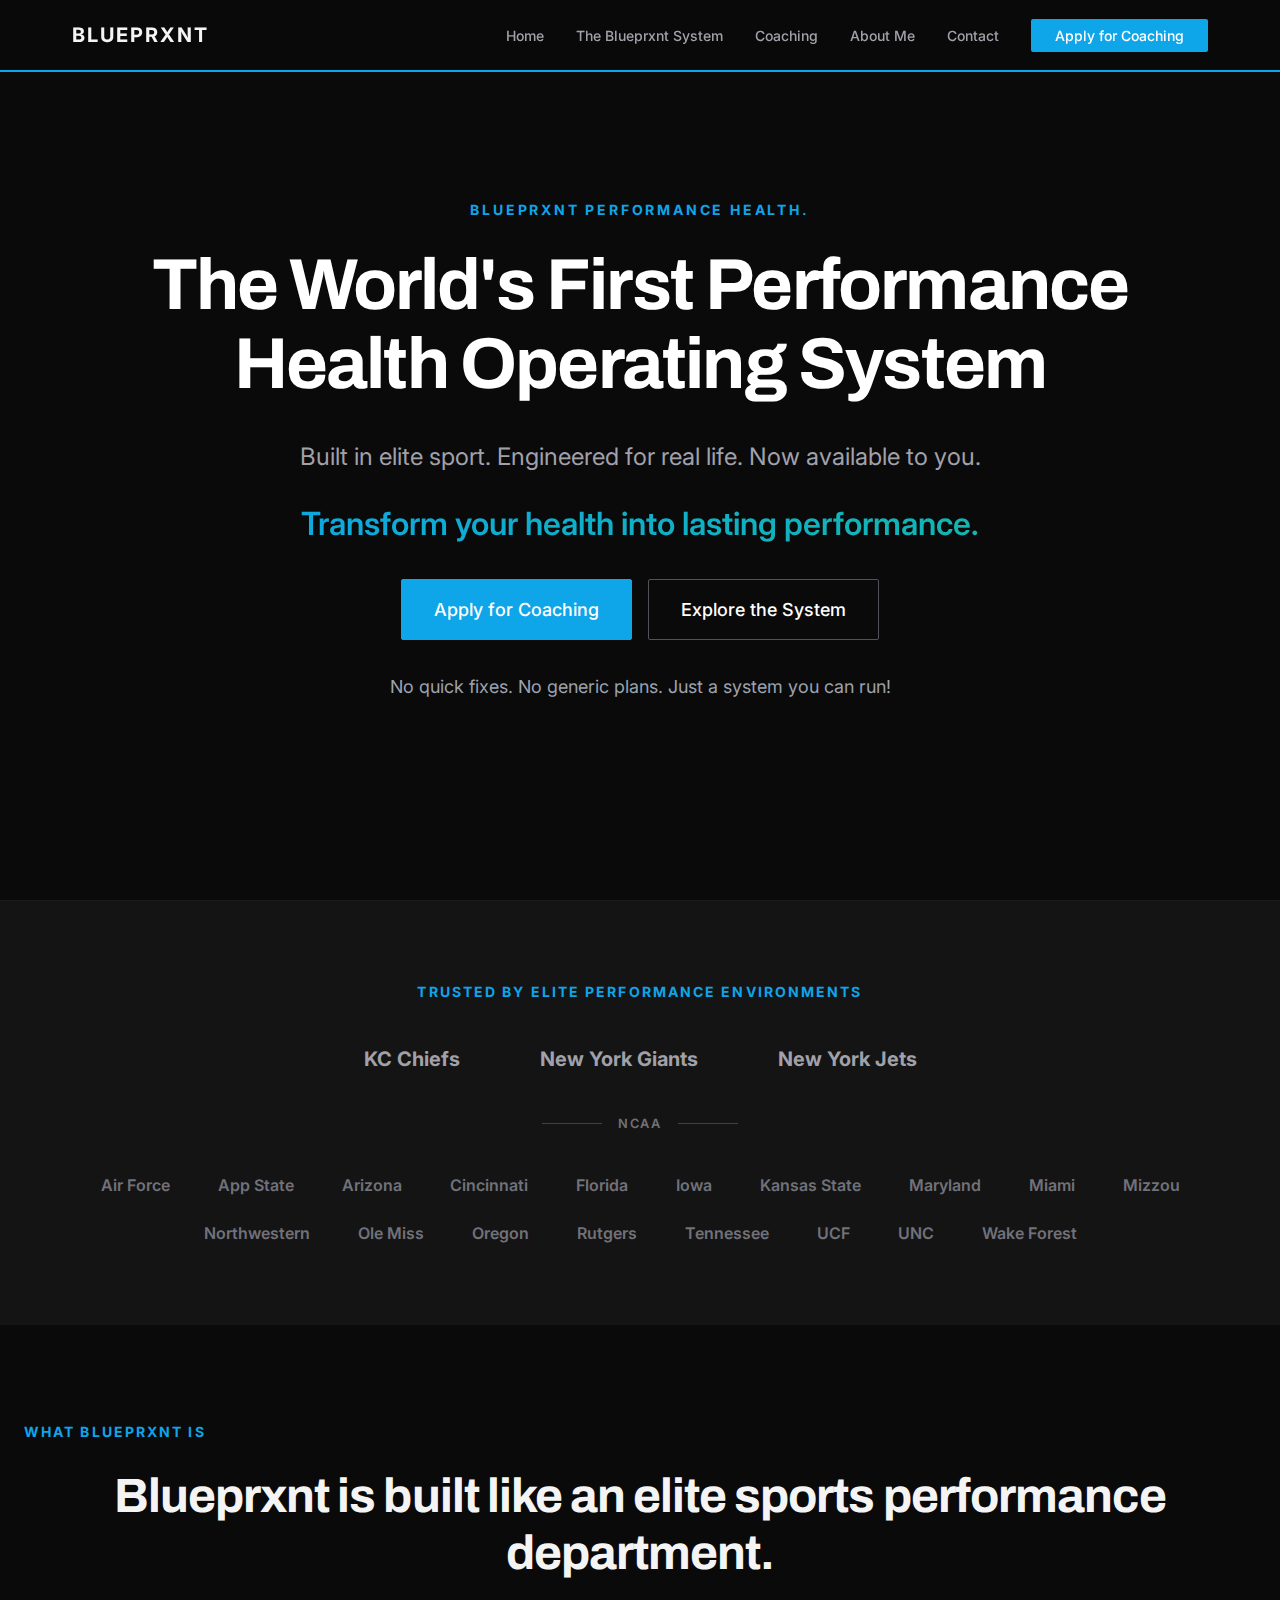
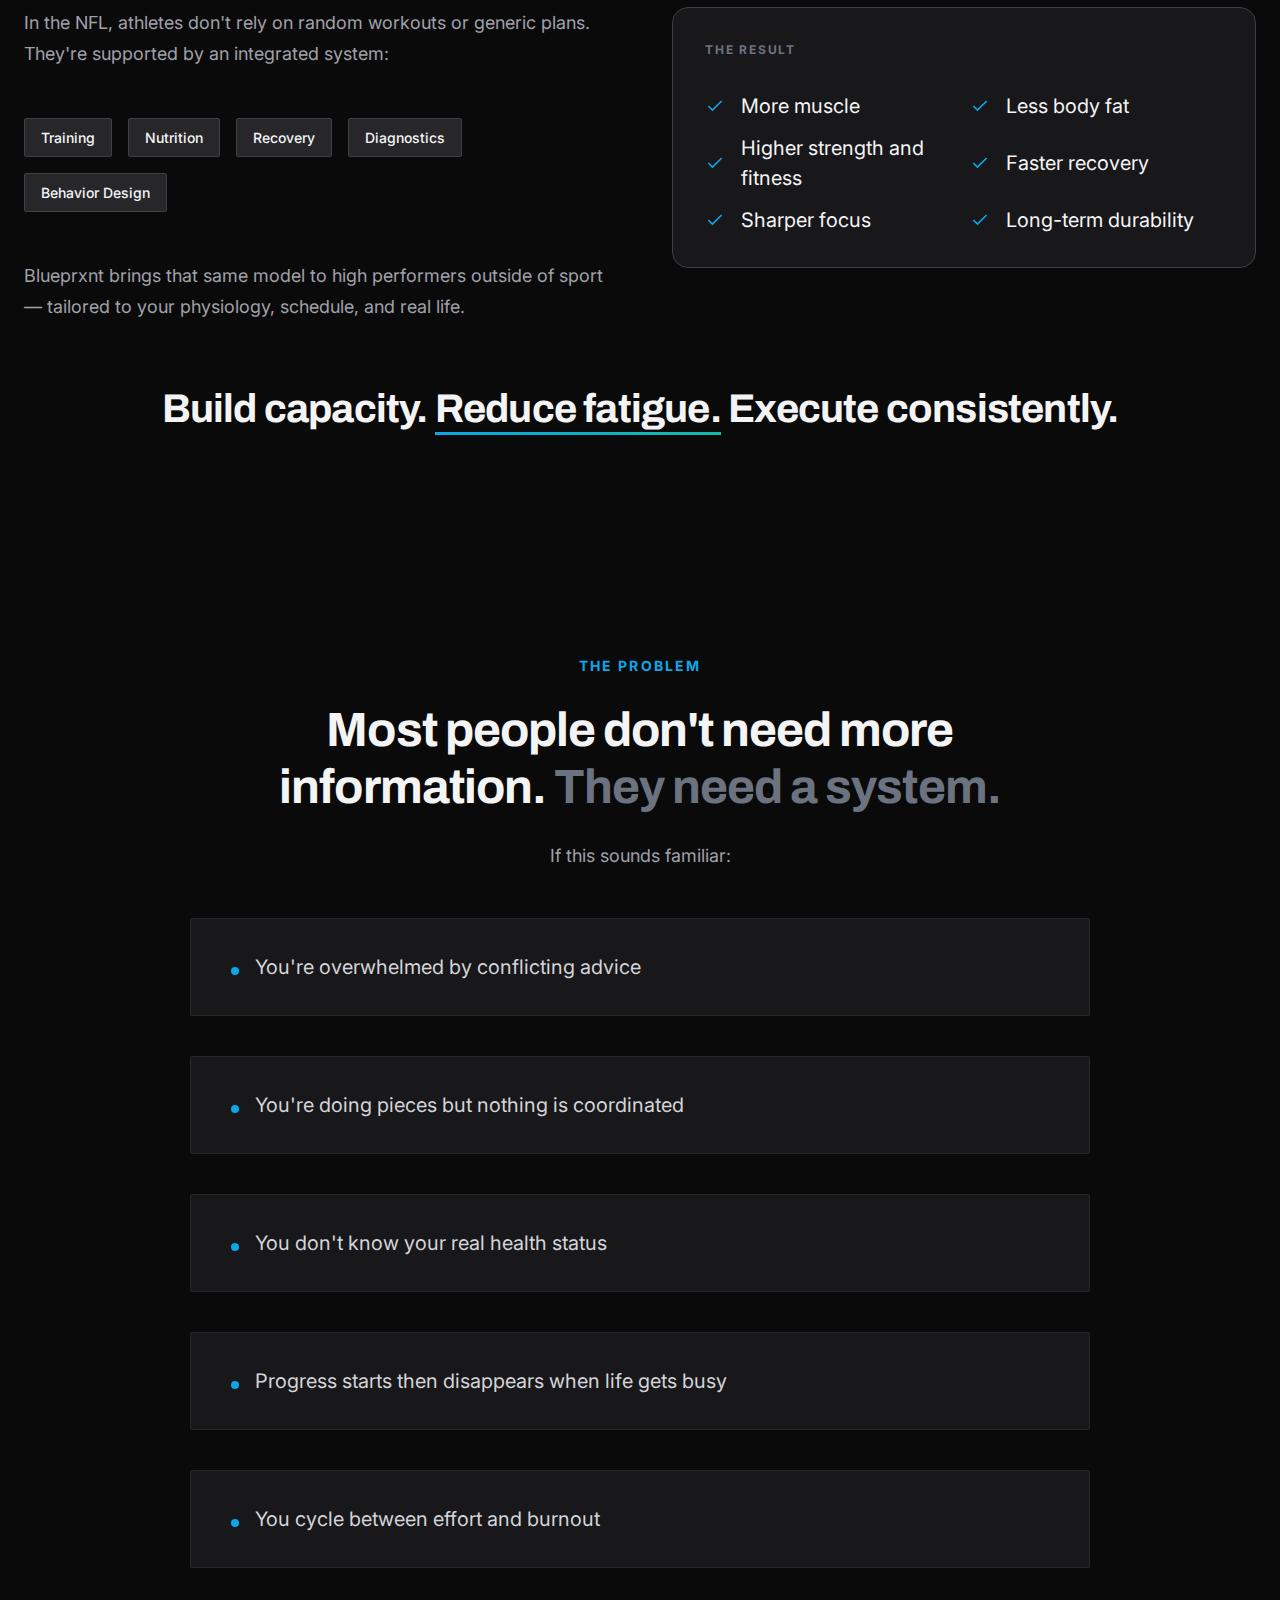
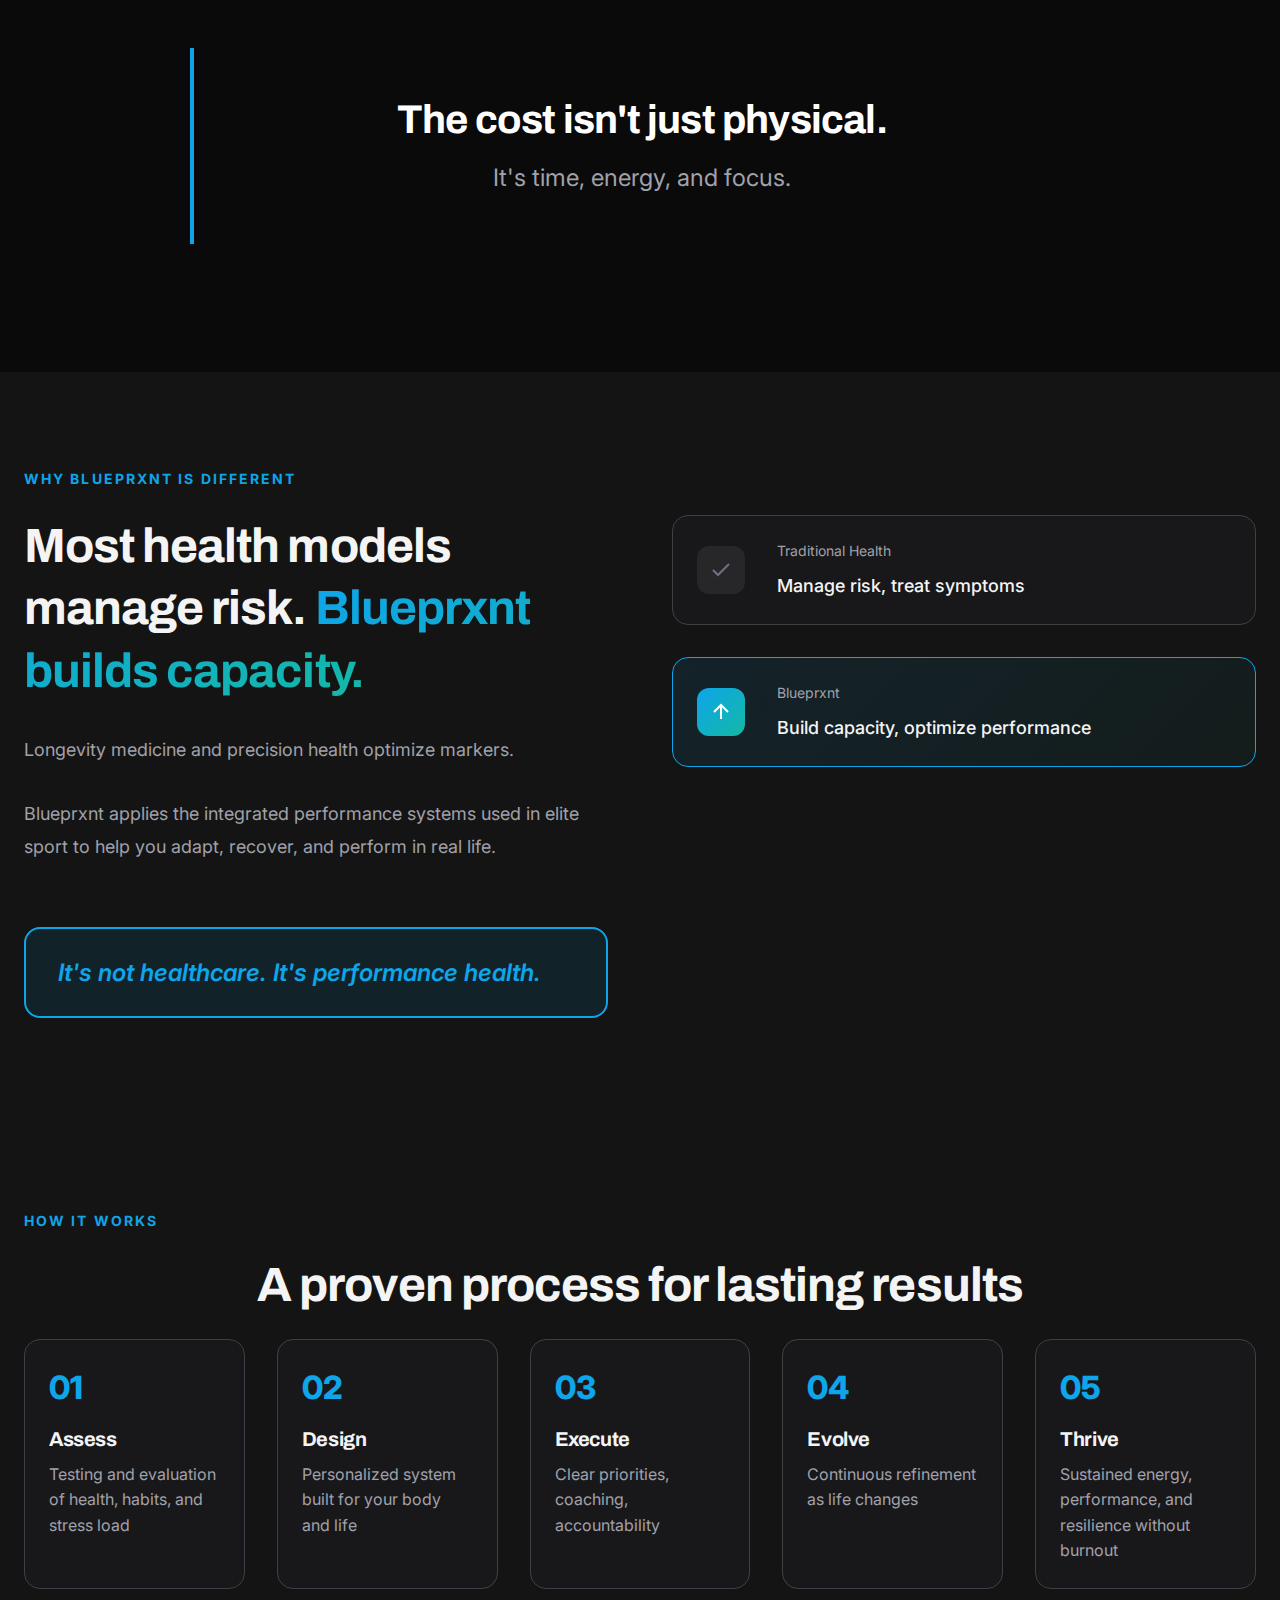
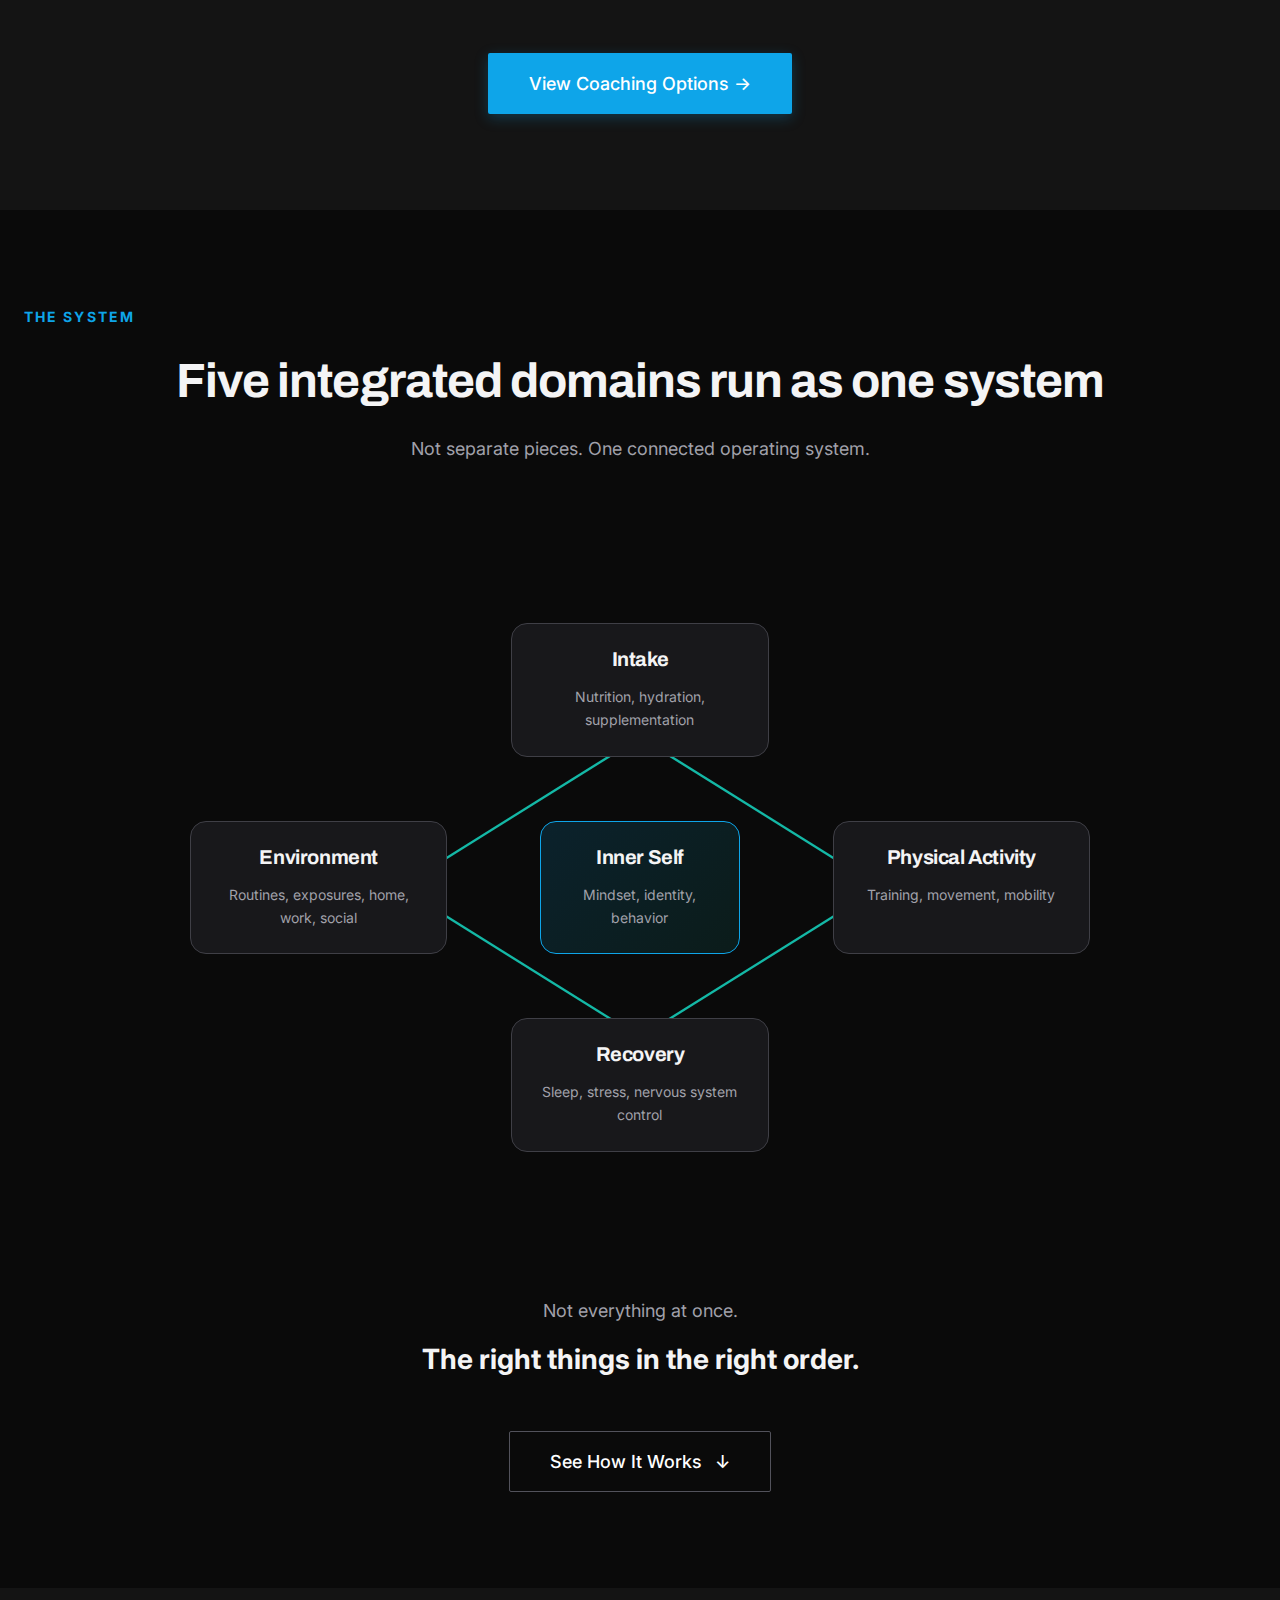
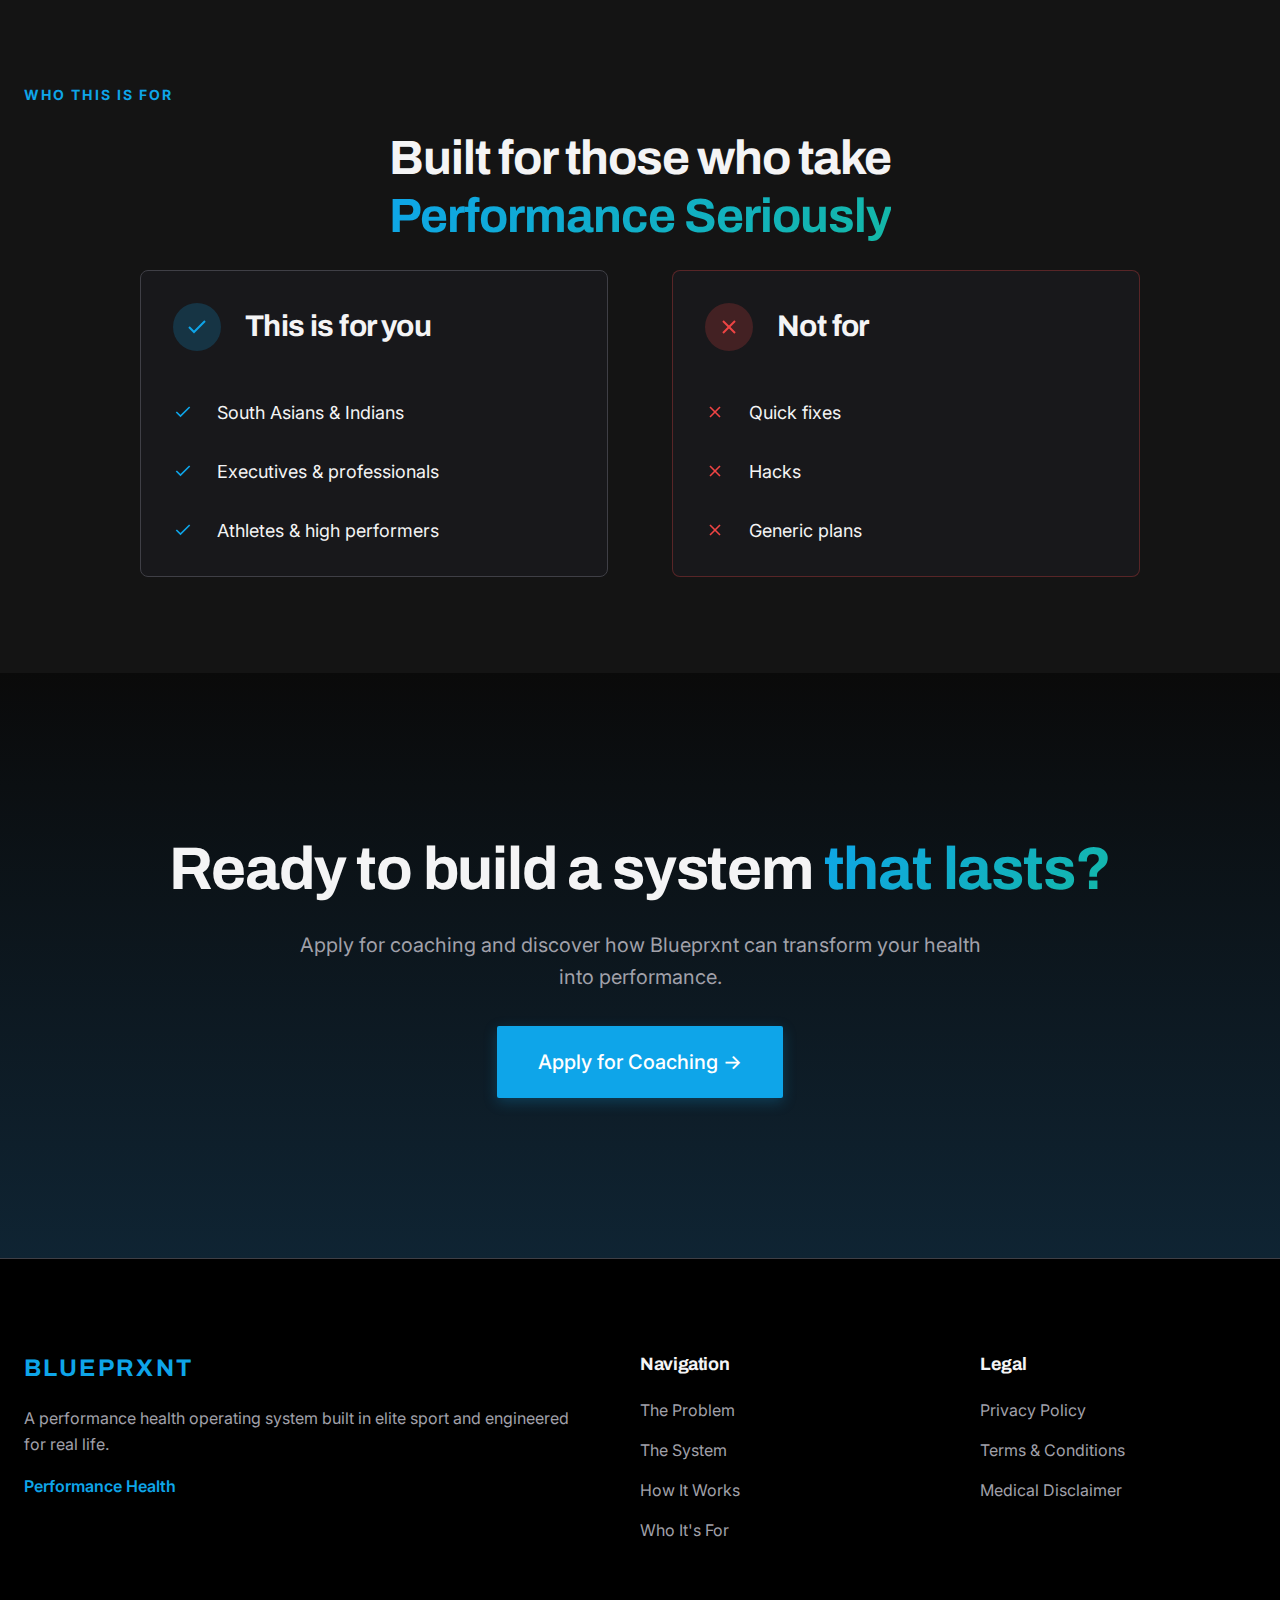
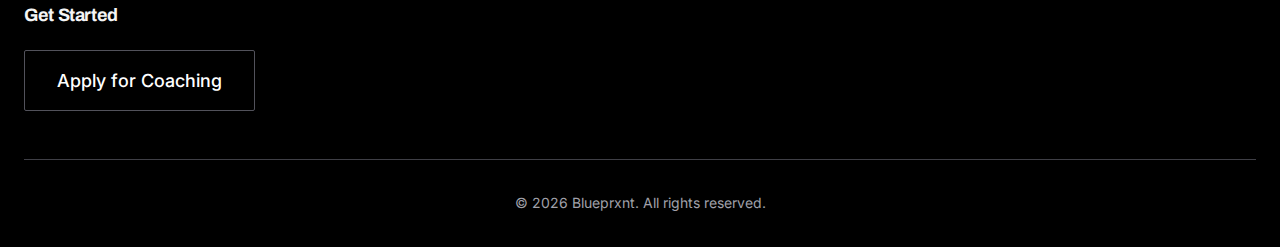
<file: index.html>
<!DOCTYPE html>
<html lang="en">
<head>
    <meta charset="UTF-8">
    <meta name="viewport" content="width=device-width, initial-scale=1.0">
    <title>BLUEPRXNT - The World's First Performance Health Operating System</title>
    <meta name="description" content="Built in elite sport. Engineered for real life. A performance health operating system.">
    <link rel="preconnect" href="https://fonts.googleapis.com">
    <link rel="preconnect" href="https://fonts.gstatic.com" crossorigin>
    <link href="https://fonts.googleapis.com/css2?family=Archivo:wght@400;500;600;700;800;900&family=Inter:wght@300;400;500;600;700&display=swap" rel="stylesheet">
    <link rel="stylesheet" href="css/styles.css">
    <link rel="stylesheet" href="css/homepage-exact.css">
</head>
<body>
    <!-- Navigation -->
    <nav class="nav">
        <div class="nav-container">
            <a href="/" class="logo">BLUEPRXNT</a>
            <button class="mobile-menu-toggle" aria-label="Toggle menu">
                <span></span>
                <span></span>
                <span></span>
            </button>
            <ul class="nav-menu">
                <li><a href="index.html">Home</a></li>
                <li><a href="system.html">The Blueprxnt System</a></li>
                <li><a href="coaching.html">Coaching</a></li>
                <li><a href="about.html">About Me</a></li>
                <li><a href="contact.html">Contact</a></li>
                <li><a href="apply.html" class="nav-cta">Apply for Coaching</a></li>
            </ul>
        </div>
    </nav>

    <!-- Hero Section -->
    <section id="hero" class="hero">
        <div class="hero-background"></div>
        <div class="hero-container">
            <div class="hero-content">
                <p class="hero-tagline">BLUEPRXNT PERFORMANCE HEALTH.</p>
                <h1 class="hero-title">The World's First Performance<br>Health Operating System</h1>
                <p class="hero-subtitle">Built in elite sport. Engineered for real life. Now available to you.</p>
                <p class="hero-gradient-text">Transform your health into lasting performance.</p>
                <div class="hero-cta-group">
                    <a href="apply.html" class="btn btn-primary">Apply for Coaching</a>
                    <a href="system.html" class="btn btn-secondary">Explore the System</a>
                </div>
                <p class="hero-bottom-text">No quick fixes. No generic plans. Just a system you can run!</p>
            </div>
        </div>
    </section>

    <!-- Trusted By Section -->
    <section class="trusted-section">
        <div class="container">
            <p class="trusted-heading">TRUSTED BY ELITE PERFORMANCE ENVIRONMENTS</p>

            <div class="trusted-nfl">
                <span class="trusted-name">KC Chiefs</span>
                <span class="trusted-name">New York Giants</span>
                <span class="trusted-name">New York Jets</span>
            </div>

            <div class="trusted-divider">
                <span class="trusted-divider-line"></span>
                <span class="trusted-divider-text">NCAA</span>
                <span class="trusted-divider-line"></span>
            </div>

            <div class="trusted-ncaa">
                <span class="trusted-name-sm">Air Force</span>
                <span class="trusted-name-sm">App State</span>
                <span class="trusted-name-sm">Arizona</span>
                <span class="trusted-name-sm">Cincinnati</span>
                <span class="trusted-name-sm">Florida</span>
                <span class="trusted-name-sm">Iowa</span>
                <span class="trusted-name-sm">Kansas State</span>
                <span class="trusted-name-sm">Maryland</span>
                <span class="trusted-name-sm">Miami</span>
                <span class="trusted-name-sm">Mizzou</span>
                <span class="trusted-name-sm">Northwestern</span>
                <span class="trusted-name-sm">Ole Miss</span>
                <span class="trusted-name-sm">Oregon</span>
                <span class="trusted-name-sm">Rutgers</span>
                <span class="trusted-name-sm">Tennessee</span>
                <span class="trusted-name-sm">UCF</span>
                <span class="trusted-name-sm">UNC</span>
                <span class="trusted-name-sm">Wake Forest</span>
            </div>
        </div>
    </section>
    <!-- What Blueprxnt Is Section -->
    <section class="what-section">
        <div class="container">
            <p class="section-label">WHAT BLUEPRXNT IS</p>
            <h2 class="section-heading-center">Blueprxnt is built like an elite sports performance department.</h2>

            <div class="what-content-grid">
                <div class="what-left">
                    <p class="what-text">In the NFL, athletes don't rely on random workouts or generic plans. They're supported by an integrated system:</p>

                    <div class="tags-group">
                        <span class="tag">Training</span>
                        <span class="tag">Nutrition</span>
                        <span class="tag">Recovery</span>
                        <span class="tag">Diagnostics</span>
                        <span class="tag">Behavior Design</span>
                    </div>

                    <p class="what-text">Blueprxnt brings that same model to high performers outside of sport — tailored to your physiology, schedule, and real life.</p>
                </div>

                <div class="what-right">
                    <div class="result-box">
                        <p class="result-label">THE RESULT</p>
                        <div class="result-grid">
                            <div class="result-item">
                                <svg width="20" height="20" viewBox="0 0 24 24" fill="none" stroke="currentColor" stroke-width="2">
                                    <polyline points="20 6 9 17 4 12"></polyline>
                                </svg>
                                <span>More muscle</span>
                            </div>
                            <div class="result-item">
                                <svg width="20" height="20" viewBox="0 0 24 24" fill="none" stroke="currentColor" stroke-width="2">
                                    <polyline points="20 6 9 17 4 12"></polyline>
                                </svg>
                                <span>Less body fat</span>
                            </div>
                            <div class="result-item">
                                <svg width="20" height="20" viewBox="0 0 24 24" fill="none" stroke="currentColor" stroke-width="2">
                                    <polyline points="20 6 9 17 4 12"></polyline>
                                </svg>
                                <span>Higher strength and fitness</span>
                            </div>
                            <div class="result-item">
                                <svg width="20" height="20" viewBox="0 0 24 24" fill="none" stroke="currentColor" stroke-width="2">
                                    <polyline points="20 6 9 17 4 12"></polyline>
                                </svg>
                                <span>Faster recovery</span>
                            </div>
                            <div class="result-item">
                                <svg width="20" height="20" viewBox="0 0 24 24" fill="none" stroke="currentColor" stroke-width="2">
                                    <polyline points="20 6 9 17 4 12"></polyline>
                                </svg>
                                <span>Sharper focus</span>
                            </div>
                            <div class="result-item">
                                <svg width="20" height="20" viewBox="0 0 24 24" fill="none" stroke="currentColor" stroke-width="2">
                                    <polyline points="20 6 9 17 4 12"></polyline>
                                </svg>
                                <span>Long-term durability</span>
                            </div>
                        </div>
                    </div>
                </div>
            </div>

            <h3 class="section-tagline">Build capacity. <span class="underline-text">Reduce fatigue.</span> Execute consistently.</h3>
        </div>
    </section>


    <!-- Problem Section -->
    <section id="problem" class="problem-section-new">
        <div class="container">
            <p class="section-label">THE PROBLEM</p>
            <h2 class="section-heading">Most people don't need more information. <span class="text-muted">They need a system.</span></h2>
            <p class="section-intro">If this sounds familiar:</p>

            <div class="problem-list">
                <div class="problem-item">
                    <div class="bullet-dot"></div>
                    <p>You're overwhelmed by conflicting advice</p>
                </div>
                <div class="problem-item">
                    <div class="bullet-dot"></div>
                    <p>You're doing pieces but nothing is coordinated</p>
                </div>
                <div class="problem-item">
                    <div class="bullet-dot"></div>
                    <p>You don't know your real health status</p>
                </div>
                <div class="problem-item">
                    <div class="bullet-dot"></div>
                    <p>Progress starts then disappears when life gets busy</p>
                </div>
                <div class="problem-item">
                    <div class="bullet-dot"></div>
                    <p>You cycle between effort and burnout</p>
                </div>
            </div>

            <div class="problem-cost-section">
                <h3 class="cost-heading">The cost isn't just physical.</h3>
                <p class="cost-subheading">It's time, energy, and focus.</p>
            </div>
        </div>
    </section>

    <!-- Why Different Section -->
    <section class="why-different-section">
        <div class="container">
            <p class="section-label">WHY BLUEPRXNT IS DIFFERENT</p>

            <div class="why-content-wrapper">
                <div class="why-left">
                    <h2 class="why-heading">Most health models manage risk. <span class="gradient-text-inline">Blueprxnt builds capacity.</span></h2>

                    <p class="why-text">Longevity medicine and precision health optimize markers.</p>

                    <p class="why-text">Blueprxnt applies the integrated performance systems used in elite sport to help you adapt, recover, and perform in real life.</p>

                    <div class="quote-box">
                        <p>It's not healthcare. It's performance health.</p>
                    </div>
                </div>

                <div class="why-right">
                    <div class="comparison-card traditional">
                        <div class="comparison-icon">
                            <svg width="24" height="24" viewBox="0 0 24 24" fill="none" stroke="currentColor" stroke-width="2">
                                <polyline points="20 6 9 17 4 12"></polyline>
                            </svg>
                        </div>
                        <div class="comparison-content">
                            <p class="comparison-label">Traditional Health</p>
                            <p class="comparison-text">Manage risk, treat symptoms</p>
                        </div>
                    </div>

                    <div class="comparison-card blueprxnt">
                        <div class="comparison-icon active">
                            <svg width="24" height="24" viewBox="0 0 24 24" fill="none" stroke="currentColor" stroke-width="2">
                                <line x1="12" y1="19" x2="12" y2="5"></line>
                                <polyline points="5 12 12 5 19 12"></polyline>
                            </svg>
                        </div>
                        <div class="comparison-content">
                            <p class="comparison-label">Blueprxnt</p>
                            <p class="comparison-text">Build capacity, optimize performance</p>
                        </div>
                    </div>
                </div>
            </div>
        </div>
    </section>


    <!-- How It Works Section -->
    <section id="how-it-works" class="how-works-section">
        <div class="container">
            <p class="section-label">HOW IT WORKS</p>
            <h2 class="section-heading-center">A proven process for lasting results</h2>

            <div class="process-cards-grid">
                <div class="process-card-new">
                    <span class="process-number">01</span>
                    <h3 class="process-title">Assess</h3>
                    <p class="process-desc">Testing and evaluation of health, habits, and stress load</p>
                </div>

                <div class="process-card-new">
                    <span class="process-number">02</span>
                    <h3 class="process-title">Design</h3>
                    <p class="process-desc">Personalized system built for your body and life</p>
                </div>

                <div class="process-card-new">
                    <span class="process-number">03</span>
                    <h3 class="process-title">Execute</h3>
                    <p class="process-desc">Clear priorities, coaching, accountability</p>
                </div>

                <div class="process-card-new">
                    <span class="process-number">04</span>
                    <h3 class="process-title">Evolve</h3>
                    <p class="process-desc">Continuous refinement as life changes</p>
                </div>

                <div class="process-card-new">
                    <span class="process-number">05</span>
                    <h3 class="process-title">Thrive</h3>
                    <p class="process-desc">Sustained energy, performance, and resilience without burnout</p>
                </div>
            </div>

            <div class="cta-center">
                <a href="coaching.html" class="btn btn-primary-arrow">View Coaching Options →</a>
            </div>
        </div>
    </section>

    <!-- System Section -->
    <section id="system" class="system-section-new">
        <div class="container">
            <p class="section-label">THE SYSTEM</p>
            <h2 class="section-heading-center">Five integrated domains run as one system</h2>
            <p class="section-subtitle">Not separate pieces. One connected operating system.</p>

            <div class="system-diagram-new">
                <div class="system-node top">
                    <h4>Intake</h4>
                    <p>Nutrition, hydration, supplementation</p>
                </div>

                <div class="system-node center active">
                    <h4>Inner Self</h4>
                    <p>Mindset, identity, behavior</p>
                </div>

                <div class="system-node right">
                    <h4>Physical Activity</h4>
                    <p>Training, movement, mobility</p>
                </div>

                <div class="system-node bottom">
                    <h4>Recovery</h4>
                    <p>Sleep, stress, nervous system control</p>
                </div>

                <div class="system-node left">
                    <h4>Environment</h4>
                    <p>Routines, exposures, home, work, social</p>
                </div>

                <svg class="system-connections" viewBox="0 0 600 600">
                    <!-- Diamond: Top to Right -->
                    <line x1="300" y1="175" x2="500" y2="300" stroke="#14b8a6" stroke-width="2" />
                    <!-- Diamond: Right to Bottom -->
                    <line x1="500" y1="300" x2="300" y2="425" stroke="#14b8a6" stroke-width="2" />
                    <!-- Diamond: Bottom to Left -->
                    <line x1="300" y1="425" x2="100" y2="300" stroke="#14b8a6" stroke-width="2" />
                    <!-- Diamond: Left to Top -->
                    <line x1="100" y1="300" x2="300" y2="175" stroke="#14b8a6" stroke-width="2" />
                </svg>
            </div>

            <p class="system-closing-subtle">Not everything at once.</p>
            <p class="system-closing-bold">The right things in the right order.</p>

            <div class="cta-center" style="margin-top: 3rem;">
                <a href="system.html" class="btn btn-secondary btn-lg">See How It Works <span style="margin-left: 0.5rem;">&#8595;</span></a>
            </div>
        </div>
    </section>

    <!-- Who This Is For Section -->
    <section id="who" class="who-section-new">
        <div class="container">
            <p class="section-label">WHO THIS IS FOR</p>
            <h2 class="section-heading-center">Built for those who take<br><span class="gradient-text">Performance Seriously</span></h2>

            <div class="who-grid">
                <div class="who-card for">
                    <div class="who-header">
                        <div class="who-icon check">
                            <svg width="24" height="24" viewBox="0 0 24 24" fill="none" stroke="currentColor" stroke-width="2">
                                <polyline points="20 6 9 17 4 12"></polyline>
                            </svg>
                        </div>
                        <h3>This is for you</h3>
                    </div>
                    <ul class="who-list">
                        <li>
                            <svg width="20" height="20" viewBox="0 0 24 24" fill="none" stroke="currentColor" stroke-width="2">
                                <polyline points="20 6 9 17 4 12"></polyline>
                            </svg>
                            <span>South Asians & Indians</span>
                        </li>
                        <li>
                            <svg width="20" height="20" viewBox="0 0 24 24" fill="none" stroke="currentColor" stroke-width="2">
                                <polyline points="20 6 9 17 4 12"></polyline>
                            </svg>
                            <span>Executives & professionals</span>
                        </li>
                        <li>
                            <svg width="20" height="20" viewBox="0 0 24 24" fill="none" stroke="currentColor" stroke-width="2">
                                <polyline points="20 6 9 17 4 12"></polyline>
                            </svg>
                            <span>Athletes & high performers</span>
                        </li>
                    </ul>
                </div>

                <div class="who-card not">
                    <div class="who-header">
                        <div class="who-icon cross">
                            <svg width="24" height="24" viewBox="0 0 24 24" fill="none" stroke="currentColor" stroke-width="2">
                                <line x1="18" y1="6" x2="6" y2="18"></line>
                                <line x1="6" y1="6" x2="18" y2="18"></line>
                            </svg>
                        </div>
                        <h3>Not for</h3>
                    </div>
                    <ul class="who-list">
                        <li>
                            <svg width="20" height="20" viewBox="0 0 24 24" fill="none" stroke="currentColor" stroke-width="2">
                                <line x1="18" y1="6" x2="6" y2="18"></line>
                                <line x1="6" y1="6" x2="18" y2="18"></line>
                            </svg>
                            <span>Quick fixes</span>
                        </li>
                        <li>
                            <svg width="20" height="20" viewBox="0 0 24 24" fill="none" stroke="currentColor" stroke-width="2">
                                <line x1="18" y1="6" x2="6" y2="18"></line>
                                <line x1="6" y1="6" x2="18" y2="18"></line>
                            </svg>
                            <span>Hacks</span>
                        </li>
                        <li>
                            <svg width="20" height="20" viewBox="0 0 24 24" fill="none" stroke="currentColor" stroke-width="2">
                                <line x1="18" y1="6" x2="6" y2="18"></line>
                                <line x1="6" y1="6" x2="18" y2="18"></line>
                            </svg>
                            <span>Generic plans</span>
                        </li>
                    </ul>
                </div>
            </div>
        </div>
    </section>

    <!-- Final CTA Section -->
    <section id="apply" class="final-cta-section">
        <div class="container">
            <h2 class="final-cta-heading">Ready to build a system <span class="gradient-text-inline">that lasts?</span></h2>
            <p class="final-cta-text">Apply for coaching and discover how Blueprxnt can transform your health into performance.</p>
            <a href="apply.html" class="btn btn-primary-arrow btn-large">Apply for Coaching →</a>
        </div>
    </section>

    <!-- Footer -->
    <footer id="contact" class="footer">
        <div class="container">
            <div class="footer-grid">
                <div class="footer-brand">
                    <h3>BLUEPRXNT</h3>
                    <p>A performance health operating system built in elite sport and engineered for real life.</p>
                    <p class="footer-tagline">Performance Health</p>
                </div>
                <div class="footer-links">
                    <h4>Navigation</h4>
                    <ul>
                        <li><a href="#problem">The Problem</a></li>
                        <li><a href="system.html">The System</a></li>
                        <li><a href="#how-it-works">How It Works</a></li>
                        <li><a href="#who">Who It's For</a></li>
                    </ul>
                </div>
                <div class="footer-links">
                    <h4>Legal</h4>
                    <ul>
                        <li><a href="privacy.html">Privacy Policy</a></li>
                        <li><a href="terms.html">Terms & Conditions</a></li>
                        <li><a href="disclaimer.html">Medical Disclaimer</a></li>
                    </ul>
                </div>
                <div class="footer-cta">
                    <h4>Get Started</h4>
                    <a href="apply.html" class="btn btn-secondary">Apply for Coaching</a>
                </div>
            </div>
            <div class="footer-bottom">
                <p>&copy; 2026 Blueprxnt. All rights reserved.</p>
            </div>
        </div>
    </footer>

    <script src="js/script.js"></script>
</body>
</html>
</file>
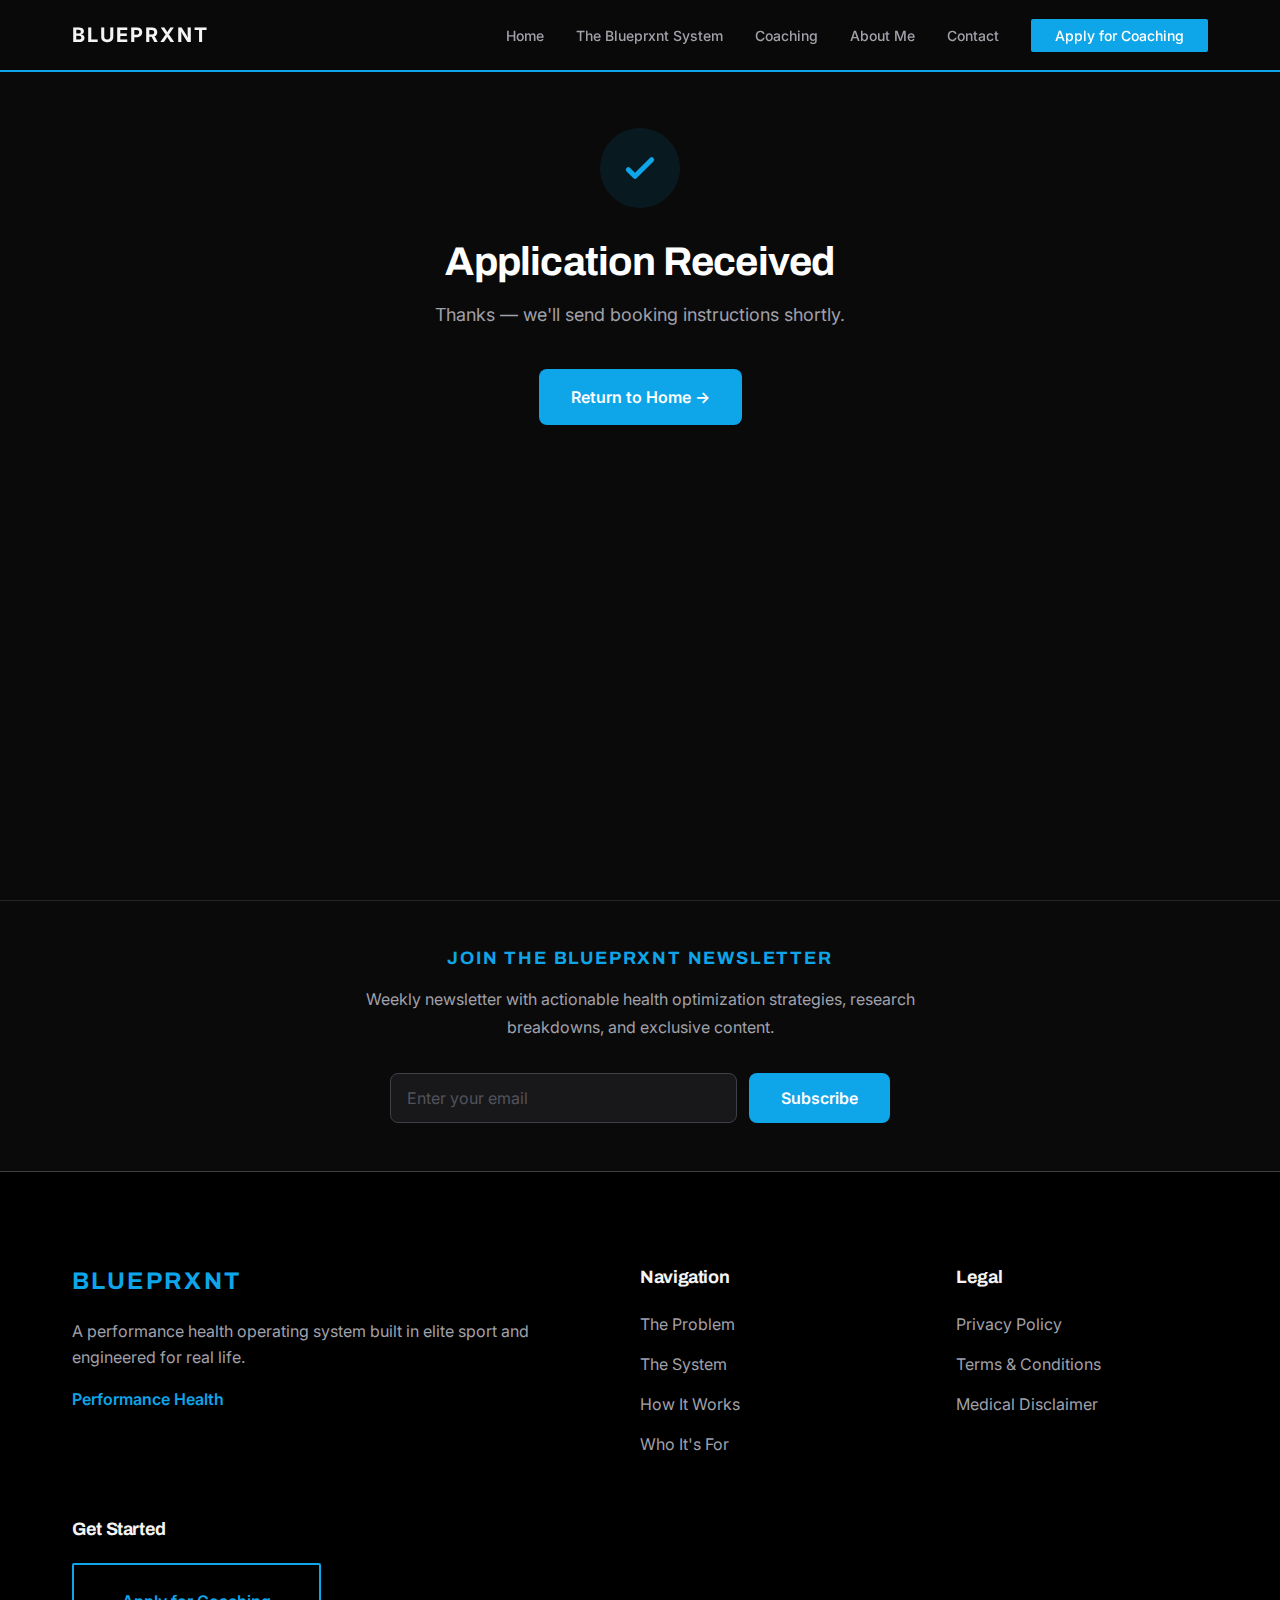
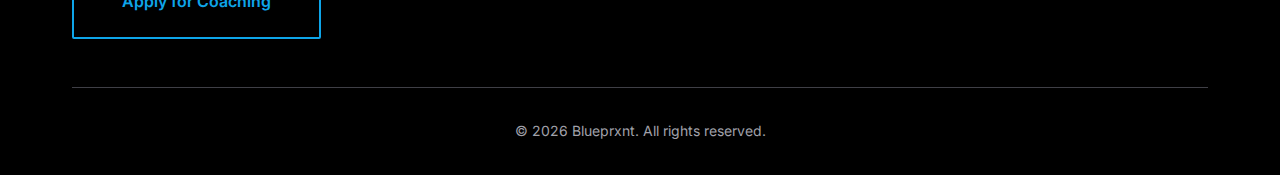
<file: apply-success.html>
<!DOCTYPE html>
<html lang="en">
<head>
    <meta charset="UTF-8">
    <meta name="viewport" content="width=device-width, initial-scale=1.0">
    <title>Application Received - BLUEPRXNT</title>
    <meta name="description" content="Your application has been received.">
    <link rel="preconnect" href="https://fonts.googleapis.com">
    <link rel="preconnect" href="https://fonts.gstatic.com" crossorigin>
    <link href="https://fonts.googleapis.com/css2?family=Archivo:wght@400;500;600;700;800;900&family=Inter:wght@300;400;500;600;700&display=swap" rel="stylesheet">
    <link rel="stylesheet" href="css/styles.css">
    <link rel="stylesheet" href="css/apply-page.css">
</head>
<body>
    <!-- Navigation -->
    <nav class="nav">
        <div class="nav-container">
            <a href="/" class="logo">BLUEPRXNT</a>
            <button class="mobile-menu-toggle" aria-label="Toggle menu">
                <span></span>
                <span></span>
                <span></span>
            </button>
            <ul class="nav-menu">
                <li><a href="index.html">Home</a></li>
                <li><a href="system.html">The Blueprxnt System</a></li>
                <li><a href="coaching.html">Coaching</a></li>
                <li><a href="about.html">About Me</a></li>
                <li><a href="contact.html">Contact</a></li>
                <li><a href="apply.html" class="nav-cta">Apply for Coaching</a></li>
            </ul>
        </div>
    </nav>

    <!-- Success Section -->
    <section class="application-section">
        <div class="app-container">
            <div class="success-message">
                <!-- Success Icon -->
                <div class="success-icon">
                    <svg xmlns="http://www.w3.org/2000/svg" fill="none" viewBox="0 0 24 24" stroke="currentColor">
                        <path stroke-linecap="round" stroke-linejoin="round" d="M5 13l4 4L19 7"></path>
                    </svg>
                </div>

                <!-- Success Content -->
                <h1 class="success-title">Application Received</h1>
                <p class="success-text">Thanks — we'll send booking instructions shortly.</p>
                <a href="index.html" class="success-link">Return to Home →</a>
            </div>
        </div>
    </section>

    <!-- Newsletter Section -->
    <section class="newsletter-section">
        <div class="container">
            <h2 class="newsletter-title">JOIN THE BLUEPRXNT NEWSLETTER</h2>
            <p class="newsletter-description">Weekly newsletter with actionable health optimization strategies, research breakdowns, and exclusive content.</p>
            <form class="newsletter-form" id="newsletterForm">
                <input type="email" class="newsletter-input" placeholder="Enter your email" required>
                <button type="submit" class="newsletter-button">Subscribe</button>
            </form>
        </div>
    </section>

    <!-- Footer -->
    <footer class="footer">
        <div class="container">
            <div class="footer-grid">
                <div class="footer-brand">
                    <h3>BLUEPRXNT</h3>
                    <p>A performance health operating system built in elite sport and engineered for real life.</p>
                    <p class="footer-tagline">Performance Health</p>
                </div>
                <div class="footer-links">
                    <h4>Navigation</h4>
                    <ul>
                        <li><a href="index.html#problem">The Problem</a></li>
                        <li><a href="system.html">The System</a></li>
                        <li><a href="index.html#how-it-works">How It Works</a></li>
                        <li><a href="index.html#who">Who It's For</a></li>
                    </ul>
                </div>
                <div class="footer-links">
                    <h4>Legal</h4>
                    <ul>
                        <li><a href="privacy.html">Privacy Policy</a></li>
                        <li><a href="terms.html">Terms & Conditions</a></li>
                        <li><a href="disclaimer.html">Medical Disclaimer</a></li>
                    </ul>
                </div>
                <div class="footer-cta">
                    <h4>Get Started</h4>
                    <a href="apply.html" class="btn btn-secondary">Apply for Coaching</a>
                </div>
            </div>
            <div class="footer-bottom">
                <p>&copy; 2026 Blueprxnt. All rights reserved.</p>
            </div>
        </div>
    </footer>

    <script src="js/script.js"></script>
    <script>
        // Newsletter form handling
        document.getElementById('newsletterForm').addEventListener('submit', function(e) {
            e.preventDefault();
            const email = this.querySelector('.newsletter-input').value;
            console.log('Newsletter subscription:', email);
            alert('Thank you for subscribing! You\'ll receive our next newsletter soon.');
            this.reset();
        });
    </script>
</body>
</html>
</file>
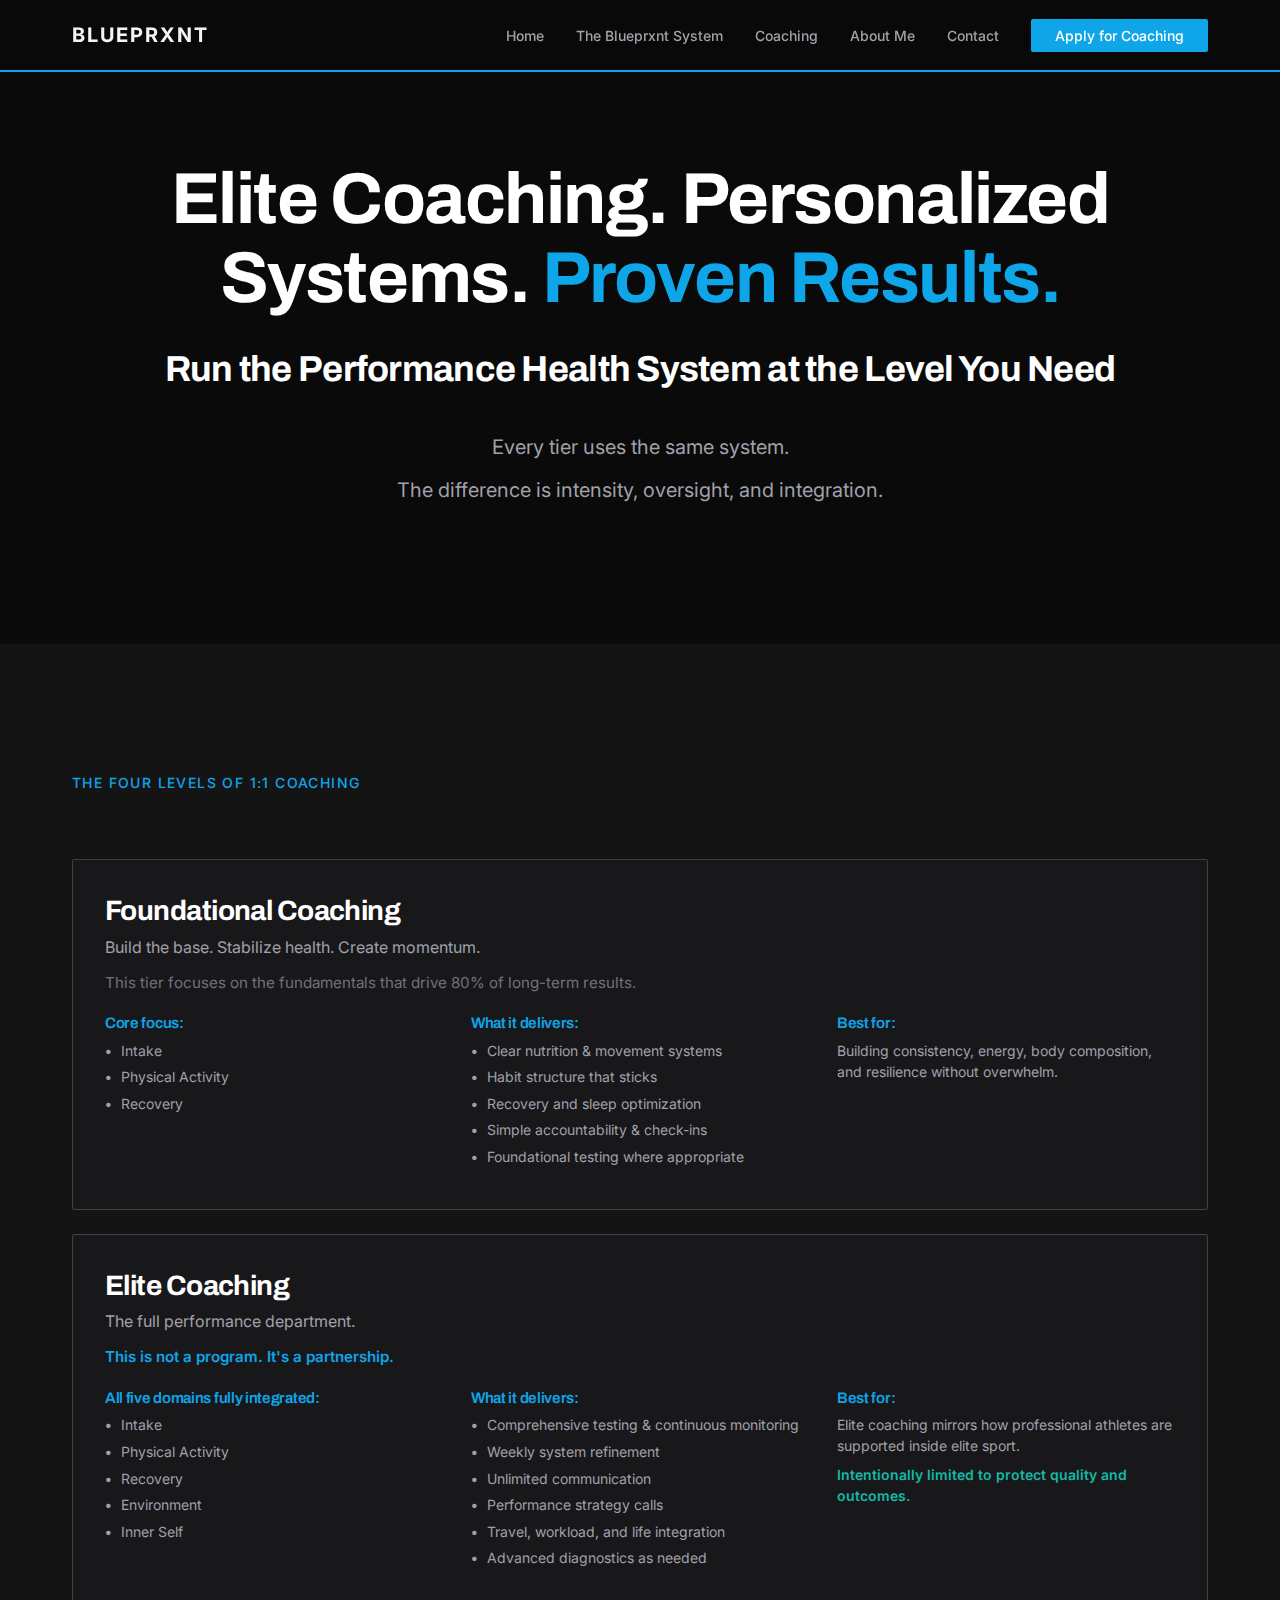
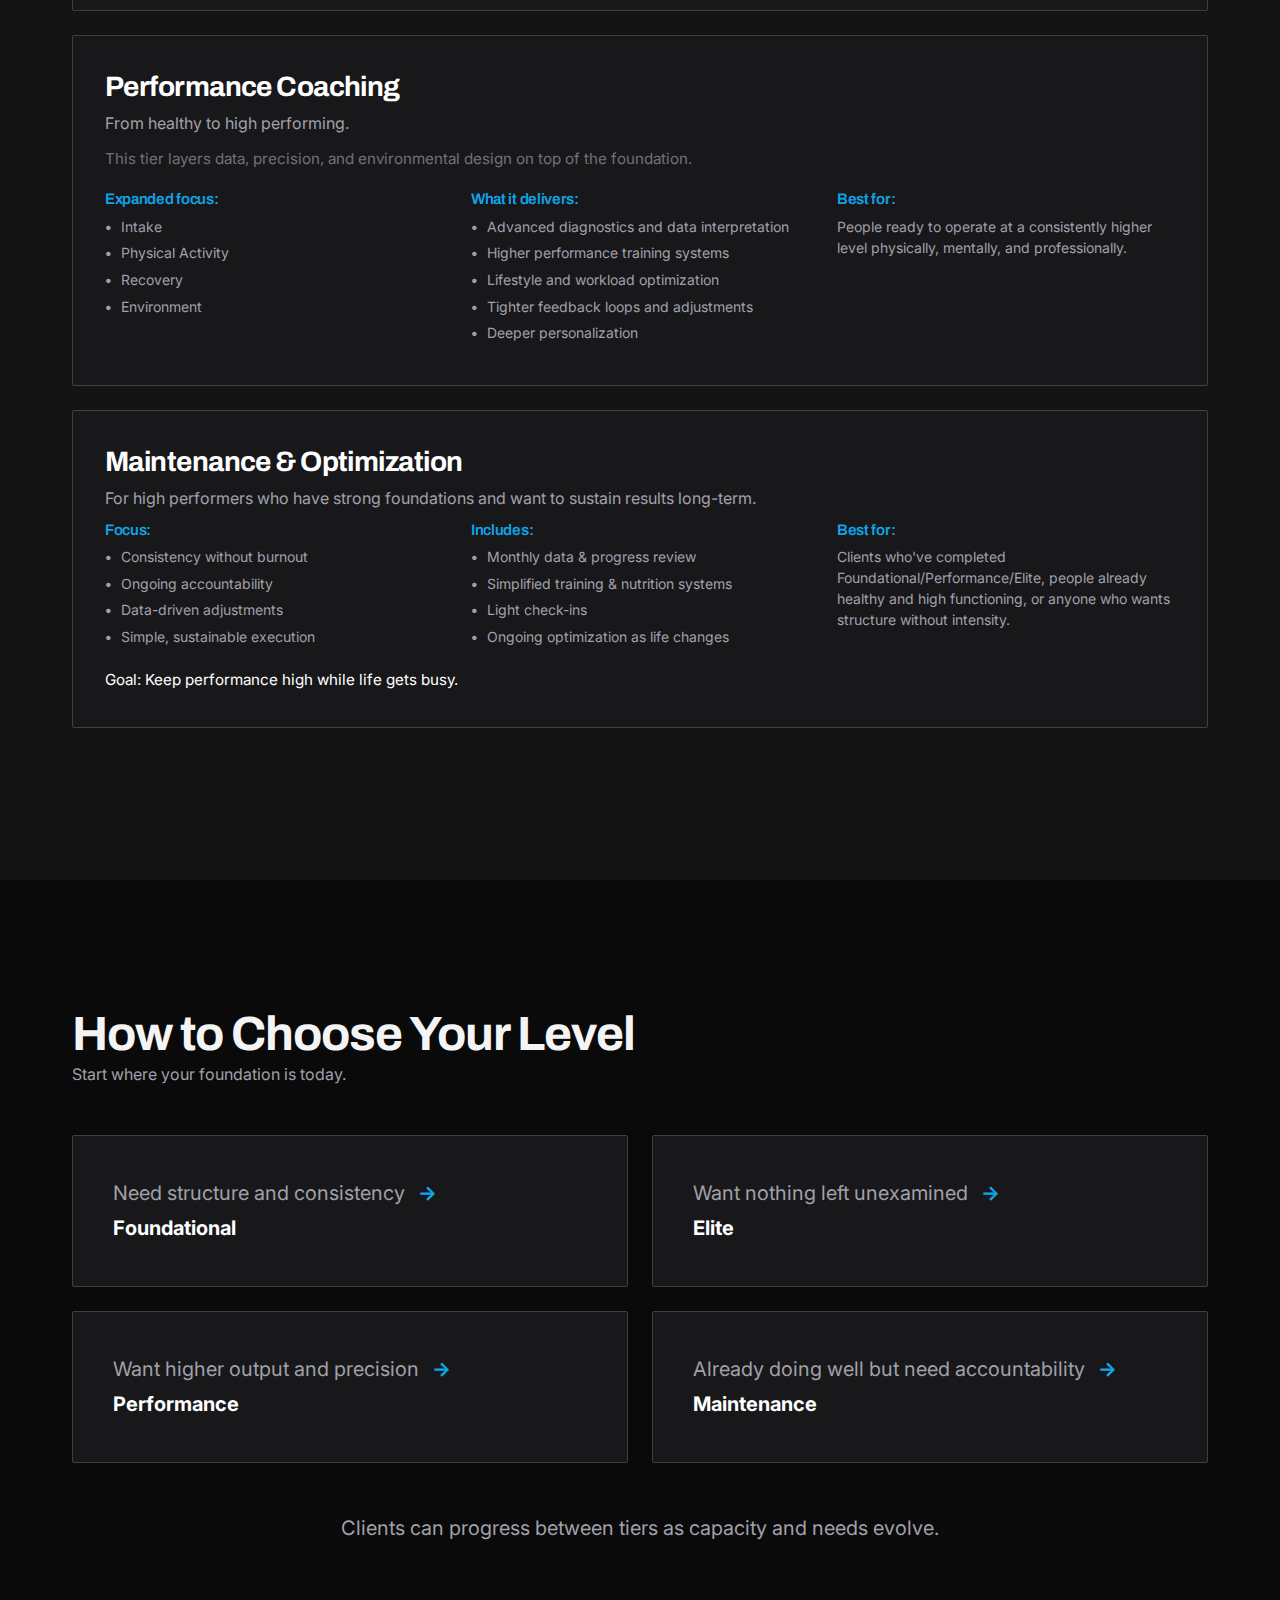
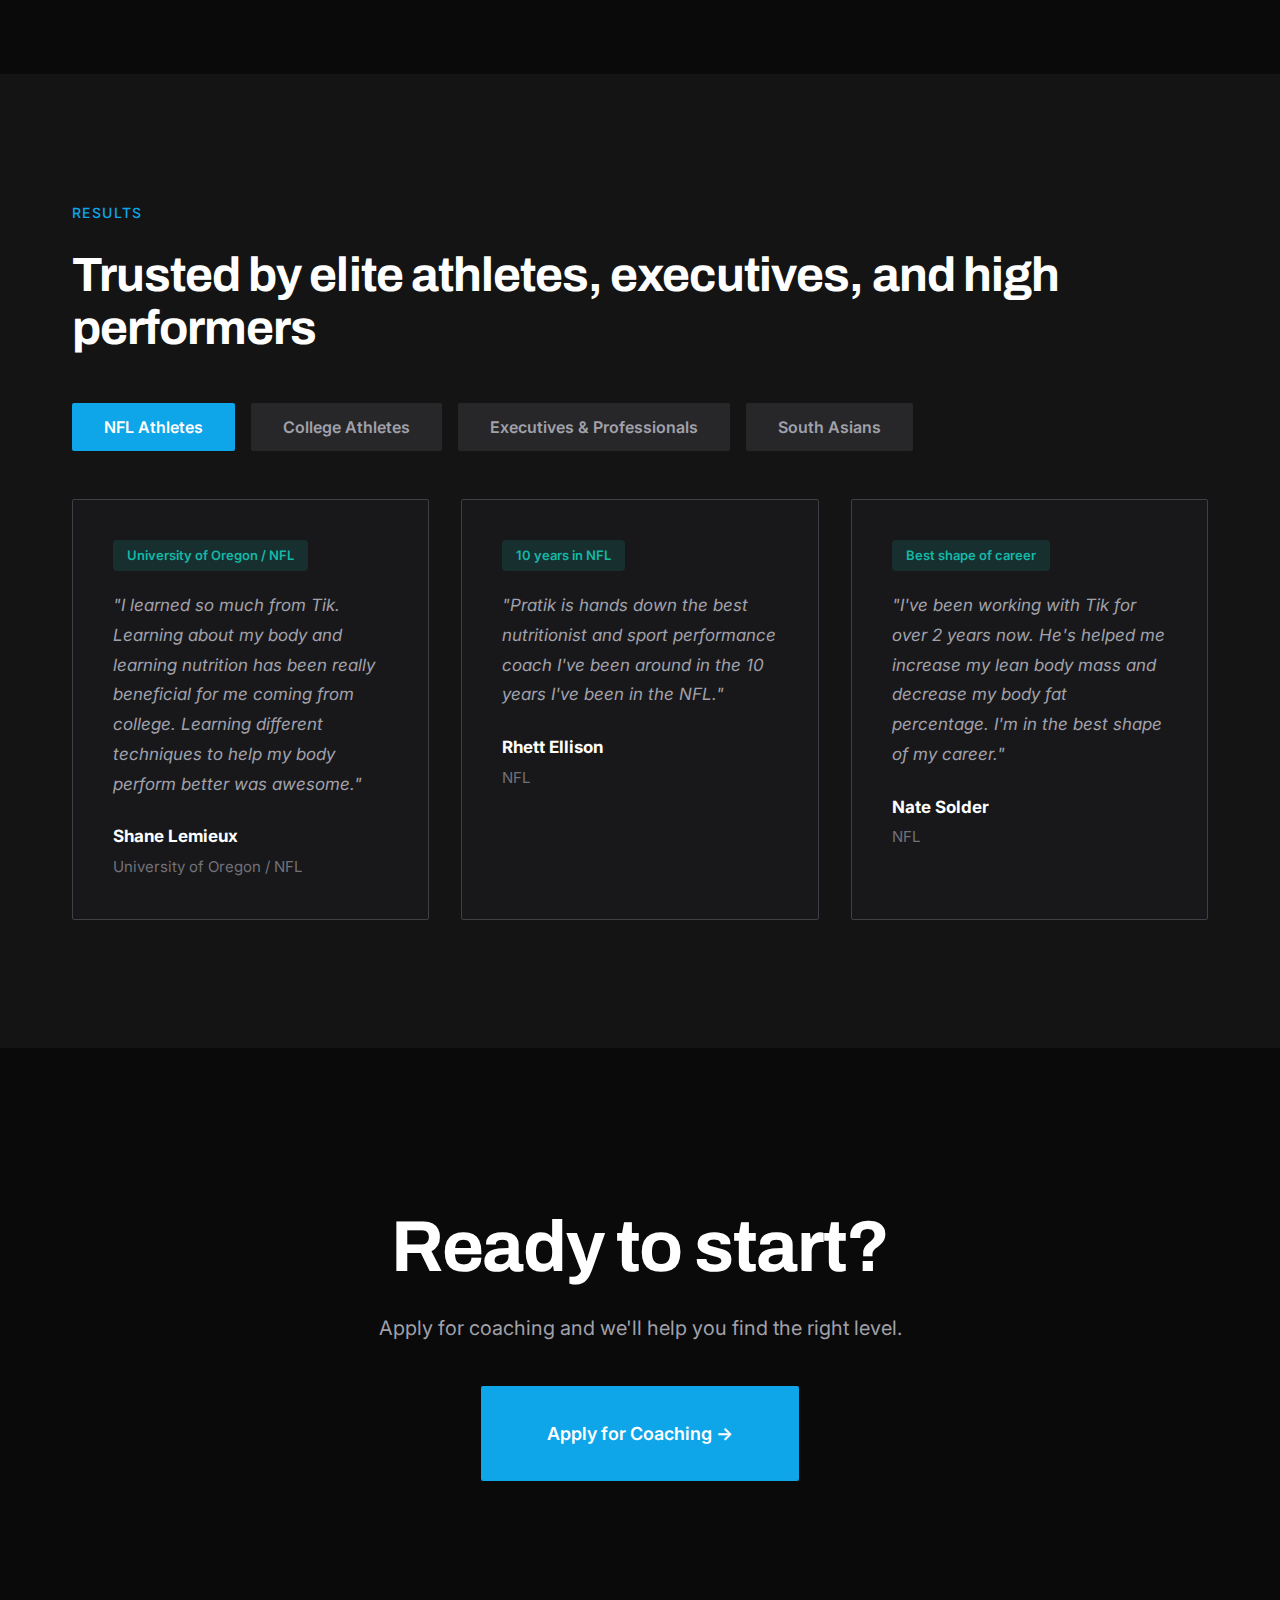
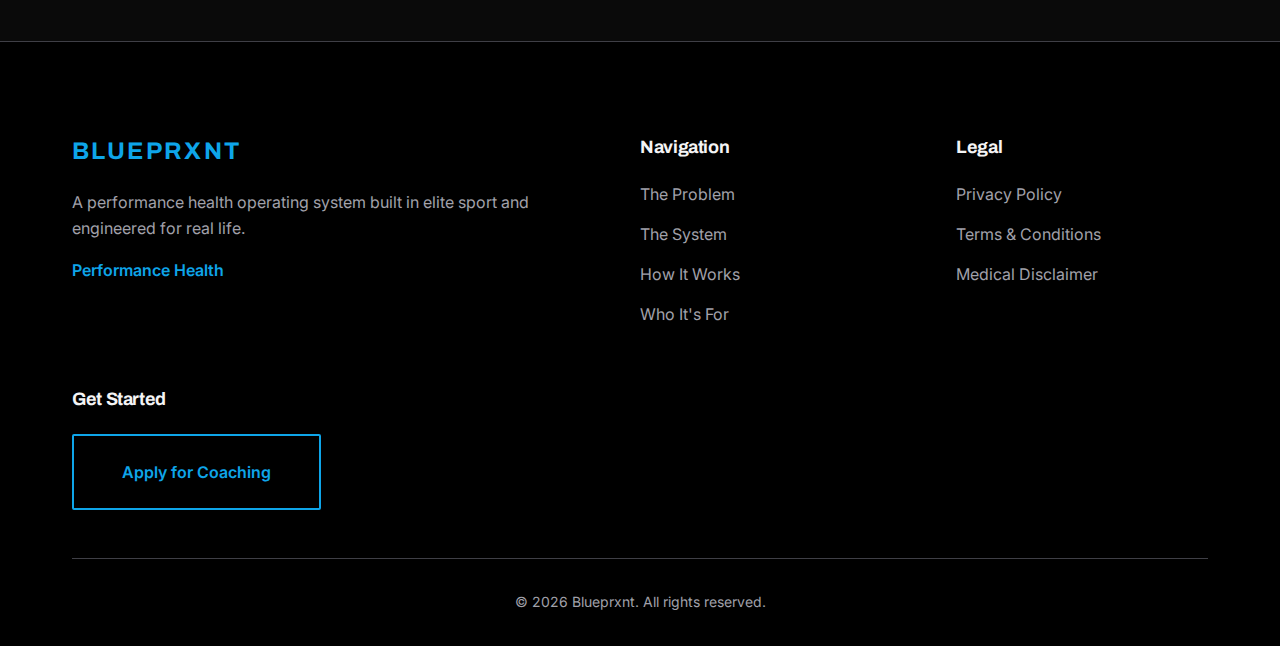
<file: coaching.html>
<!DOCTYPE html>
<html lang="en">
<head>
    <meta charset="UTF-8">
    <meta name="viewport" content="width=device-width, initial-scale=1.0">
    <title>Coaching - BLUEPRXNT</title>
    <meta name="description" content="Elite Coaching. Personalized Systems. Proven Results.">
    <link rel="preconnect" href="https://fonts.googleapis.com">
    <link rel="preconnect" href="https://fonts.gstatic.com" crossorigin>
    <link href="https://fonts.googleapis.com/css2?family=Archivo:wght@400;500;600;700;800;900&family=Inter:wght@300;400;500;600;700&display=swap" rel="stylesheet">
    <link rel="stylesheet" href="css/styles.css">
    <link rel="stylesheet" href="css/coaching-page.css">
</head>
<body>
    <!-- Navigation -->
    <nav class="nav">
        <div class="nav-container">
            <a href="/" class="logo">BLUEPRXNT</a>
            <button class="mobile-menu-toggle" aria-label="Toggle menu">
                <span></span>
                <span></span>
                <span></span>
            </button>
            <ul class="nav-menu">
                <li><a href="index.html">Home</a></li>
                <li><a href="system.html">The Blueprxnt System</a></li>
                <li><a href="coaching.html">Coaching</a></li>
                <li><a href="about.html">About Me</a></li>
                <li><a href="contact.html">Contact</a></li>
                <li><a href="apply.html" class="nav-cta">Apply for Coaching</a></li>
            </ul>
        </div>
    </nav>

    <!-- Hero Section -->
    <section class="coaching-hero">
        <div class="container">
            <h1 class="coaching-hero-title">Elite Coaching. Personalized Systems. <span class="title-highlight">Proven Results.</span></h1>

            <h2 class="coaching-subtitle">Run the Performance Health System at the Level You Need</h2>

            <p class="coaching-intro">Every tier uses the same system.</p>
            <p class="coaching-intro">The difference is intensity, oversight, and integration.</p>
        </div>
    </section>

    <!-- Coaching Levels Section -->
    <section class="coaching-levels-section">
        <div class="container">
            <p class="levels-label">THE FOUR LEVELS OF 1:1 COACHING</p>

            <!-- Foundational Coaching -->
            <div class="coaching-tier-card">
                <h2 class="tier-card-title">Foundational Coaching</h2>
                <p class="tier-card-subtitle">Build the base. Stabilize health. Create momentum.</p>
                <p class="tier-card-text">This tier focuses on the fundamentals that drive 80% of long-term results.</p>

                <div class="tier-columns">
                    <div class="tier-column">
                        <h4 class="column-title">Core focus:</h4>
                        <ul class="tier-list">
                            <li>Intake</li>
                            <li>Physical Activity</li>
                            <li>Recovery</li>
                        </ul>
                    </div>

                    <div class="tier-column">
                        <h4 class="column-title">What it delivers:</h4>
                        <ul class="tier-list">
                            <li>Clear nutrition & movement systems</li>
                            <li>Habit structure that sticks</li>
                            <li>Recovery and sleep optimization</li>
                            <li>Simple accountability & check-ins</li>
                            <li>Foundational testing where appropriate</li>
                        </ul>
                    </div>

                    <div class="tier-column">
                        <h4 class="column-title">Best for:</h4>
                        <p class="tier-desc">Building consistency, energy, body composition, and resilience without overwhelm.</p>
                    </div>
                </div>
            </div>

            <!-- Elite Coaching -->
            <div class="coaching-tier-card elite-card">
                <h2 class="tier-card-title">Elite Coaching</h2>
                <p class="tier-card-subtitle">The full performance department.</p>
                <p class="tier-card-highlight">This is not a program. It's a partnership.</p>

                <div class="tier-columns">
                    <div class="tier-column">
                        <h4 class="column-title">All five domains fully integrated:</h4>
                        <ul class="tier-list">
                            <li>Intake</li>
                            <li>Physical Activity</li>
                            <li>Recovery</li>
                            <li>Environment</li>
                            <li>Inner Self</li>
                        </ul>
                    </div>

                    <div class="tier-column">
                        <h4 class="column-title">What it delivers:</h4>
                        <ul class="tier-list">
                            <li>Comprehensive testing & continuous monitoring</li>
                            <li>Weekly system refinement</li>
                            <li>Unlimited communication</li>
                            <li>Performance strategy calls</li>
                            <li>Travel, workload, and life integration</li>
                            <li>Advanced diagnostics as needed</li>
                        </ul>
                    </div>

                    <div class="tier-column">
                        <h4 class="column-title">Best for:</h4>
                        <p class="tier-desc">Elite coaching mirrors how professional athletes are supported inside elite sport.</p>
                        <p class="tier-highlight-text">Intentionally limited to protect quality and outcomes.</p>
                    </div>
                </div>
            </div>

            <!-- Performance Coaching -->
            <div class="coaching-tier-card">
                <h2 class="tier-card-title">Performance Coaching</h2>
                <p class="tier-card-subtitle">From healthy to high performing.</p>
                <p class="tier-card-text">This tier layers data, precision, and environmental design on top of the foundation.</p>

                <div class="tier-columns">
                    <div class="tier-column">
                        <h4 class="column-title">Expanded focus:</h4>
                        <ul class="tier-list">
                            <li>Intake</li>
                            <li>Physical Activity</li>
                            <li>Recovery</li>
                            <li>Environment</li>
                        </ul>
                    </div>

                    <div class="tier-column">
                        <h4 class="column-title">What it delivers:</h4>
                        <ul class="tier-list">
                            <li>Advanced diagnostics and data interpretation</li>
                            <li>Higher performance training systems</li>
                            <li>Lifestyle and workload optimization</li>
                            <li>Tighter feedback loops and adjustments</li>
                            <li>Deeper personalization</li>
                        </ul>
                    </div>

                    <div class="tier-column">
                        <h4 class="column-title">Best for:</h4>
                        <p class="tier-desc">People ready to operate at a consistently higher level physically, mentally, and professionally.</p>
                    </div>
                </div>
            </div>

            <!-- Maintenance & Optimization -->
            <div class="coaching-tier-card">
                <h2 class="tier-card-title">Maintenance & Optimization</h2>
                <p class="tier-card-subtitle">For high performers who have strong foundations and want to sustain results long-term.</p>

                <div class="tier-columns">
                    <div class="tier-column">
                        <h4 class="column-title">Focus:</h4>
                        <ul class="tier-list">
                            <li>Consistency without burnout</li>
                            <li>Ongoing accountability</li>
                            <li>Data-driven adjustments</li>
                            <li>Simple, sustainable execution</li>
                        </ul>
                    </div>

                    <div class="tier-column">
                        <h4 class="column-title">Includes:</h4>
                        <ul class="tier-list">
                            <li>Monthly data & progress review</li>
                            <li>Simplified training & nutrition systems</li>
                            <li>Light check-ins</li>
                            <li>Ongoing optimization as life changes</li>
                        </ul>
                    </div>

                    <div class="tier-column">
                        <h4 class="column-title">Best for:</h4>
                        <p class="tier-desc">Clients who've completed Foundational/Performance/Elite, people already healthy and high functioning, or anyone who wants structure without intensity.</p>
                    </div>
                </div>

                <p class="tier-goal">Goal: Keep performance high while life gets busy.</p>
            </div>
        </div>
    </section>

    <!-- How to Choose Section -->
    <section class="choose-level-section">
        <div class="container">
            <h2 class="section-heading-white">How to Choose Your Level</h2>
            <p class="section-intro-text">Start where your foundation is today.</p>

            <div class="choose-grid">
                <div class="choose-card">
                    <p class="choose-text">Need structure and consistency <span class="arrow">→</span><br><strong>Foundational</strong></p>
                </div>

                <div class="choose-card">
                    <p class="choose-text">Want nothing left unexamined <span class="arrow">→</span><br><strong>Elite</strong></p>
                </div>

                <div class="choose-card">
                    <p class="choose-text">Want higher output and precision <span class="arrow">→</span><br><strong>Performance</strong></p>
                </div>

                <div class="choose-card">
                    <p class="choose-text">Already doing well but need accountability <span class="arrow">→</span><br><strong>Maintenance</strong></p>
                </div>
            </div>

            <p class="choose-note">Clients can progress between tiers as capacity and needs evolve.</p>
        </div>
    </section>

    <!-- Results Section -->
    <section class="results-section">
        <div class="container">
            <p class="results-label">RESULTS</p>
            <h2 class="results-heading">Trusted by elite athletes, executives, and high performers</h2>

            <!-- Testimonial Tabs -->
            <div class="testimonial-tabs">
                <button class="tab-btn active" data-tab="nfl">NFL Athletes</button>
                <button class="tab-btn" data-tab="college">College Athletes</button>
                <button class="tab-btn" data-tab="executives">Executives & Professionals</button>
                <button class="tab-btn" data-tab="south-asians">South Asians</button>
            </div>

            <!-- NFL Athletes Tab Content -->
            <div class="tab-content active" data-content="nfl">
                <div class="testimonials-row">
                    <div class="testimonial-box">
                        <span class="testimonial-badge">University of Oregon / NFL</span>
                        <p class="testimonial-text">"I learned so much from Tik. Learning about my body and learning nutrition has been really beneficial for me coming from college. Learning different techniques to help my body perform better was awesome."</p>
                        <p class="testimonial-author">Shane Lemieux</p>
                        <p class="testimonial-position">University of Oregon / NFL</p>
                    </div>

                    <div class="testimonial-box">
                        <span class="testimonial-badge">10 years in NFL</span>
                        <p class="testimonial-text">"Pratik is hands down the best nutritionist and sport performance coach I've been around in the 10 years I've been in the NFL."</p>
                        <p class="testimonial-author">Rhett Ellison</p>
                        <p class="testimonial-position">NFL</p>
                    </div>

                    <div class="testimonial-box">
                        <span class="testimonial-badge">Best shape of career</span>
                        <p class="testimonial-text">"I've been working with Tik for over 2 years now. He's helped me increase my lean body mass and decrease my body fat percentage. I'm in the best shape of my career."</p>
                        <p class="testimonial-author">Nate Solder</p>
                        <p class="testimonial-position">NFL</p>
                    </div>
                </div>
            </div>

            <!-- College Athletes Tab Content -->
            <div class="tab-content" data-content="college">
                <div class="testimonials-row">
                    <div class="testimonial-box">
                        <span class="testimonial-badge">+14 lbs muscle, -4% body fat</span>
                        <p class="testimonial-text">"In 3-4 months: up 14 pounds, down 4% body fat. Working with him gave me confidence—when you're working with Pratik, you know what you're doing is the right thing."</p>
                        <p class="testimonial-author">George Fulton</p>
                        <p class="testimonial-position">D1 Lacrosse, Virginia</p>
                    </div>

                    <div class="testimonial-box">
                        <span class="testimonial-badge">3x client, PRs in every metric</span>
                        <p class="testimonial-text">"It's the best money I spend every month. You have a friend in your corner, not just some coach checking boxes. I recommend you in a heartbeat."</p>
                        <p class="testimonial-author">Nima Movassaghi</p>
                        <p class="testimonial-position">D1 Tennis, Oregon</p>
                    </div>
                </div>
            </div>

            <!-- Executives & Professionals Tab Content -->
            <div class="tab-content" data-content="executives">
                <div class="testimonials-row">
                    <div class="testimonial-box">
                        <span class="testimonial-badge">Best shape at 43</span>
                        <p class="testimonial-text">"Every coach needs a coach. At 43, I'm in the best shape of my life—12-14% body fat without starving myself. He's one of the best at what he does."</p>
                        <p class="testimonial-author">Erik Korem</p>
                        <p class="testimonial-position">CEO of AIM7, Former NFL Performance Director</p>
                    </div>

                    <div class="testimonial-box">
                        <span class="testimonial-badge">LDL under 100, no meds</span>
                        <p class="testimonial-text">"We got my LDL under 100 without medications. He understands the South Asian environment and the challenges our population uniquely faces."</p>
                        <p class="testimonial-author">Dr. Hirsh Kaveeshvar</p>
                        <p class="testimonial-position">Neurologist & Business Owner</p>
                    </div>
                </div>
            </div>

            <!-- South Asians Tab Content -->
            <div class="tab-content" data-content="south-asians">
                <div class="testimonials-row">
                    <div class="testimonial-box">
                        <span class="testimonial-badge">Results in 4-6 weeks</span>
                        <p class="testimonial-text">"He understood exactly what is in Indian cuisine... after about four to six weeks I saw immediate results with just dropping body fat. Things I'd never been able to do during Iron Man training."</p>
                        <p class="testimonial-author">Shekar Sathyanarayana</p>
                        <p class="testimonial-position">Lawyer & Startup Founder</p>
                    </div>

                    <div class="testimonial-box">
                        <span class="testimonial-badge">Reversed diabetes</span>
                        <p class="testimonial-text">"I'm down 15 pounds. I'm no longer diabetic. My A1C was so good they kicked me out of the office. He gives you straight answers, not the BS answer."</p>
                        <p class="testimonial-author">Robert Shahidi</p>
                        <p class="testimonial-position">Business Owner, Age 60</p>
                    </div>

                    <div class="testimonial-box">
                        <span class="testimonial-badge">+22 lbs in first month</span>
                        <p class="testimonial-text">"In the first month I gained 22 pounds of muscle mass. I went from 125 to 147. In the Indian community, there's not a lot of people encouraging us to build muscle—but it's possible."</p>
                        <p class="testimonial-author">Sunil Patel</p>
                        <p class="testimonial-position">CEO & Entrepreneur</p>
                    </div>
                </div>
            </div>
        </div>
    </section>

    <!-- Final CTA Section -->
    <section class="coaching-cta-section">
        <div class="container">
            <h2 class="cta-heading">Ready to start?</h2>
            <p class="cta-text">Apply for coaching and we'll help you find the right level.</p>
            <a href="apply.html" class="btn btn-primary btn-large btn-arrow">Apply for Coaching →</a>
        </div>
    </section>

    <!-- Footer -->
    <footer class="footer">
        <div class="container">
            <div class="footer-grid">
                <div class="footer-brand">
                    <h3>BLUEPRXNT</h3>
                    <p>A performance health operating system built in elite sport and engineered for real life.</p>
                    <p class="footer-tagline">Performance Health</p>
                </div>
                <div class="footer-links">
                    <h4>Navigation</h4>
                    <ul>
                        <li><a href="index.html#problem">The Problem</a></li>
                        <li><a href="system.html">The System</a></li>
                        <li><a href="index.html#how-it-works">How It Works</a></li>
                        <li><a href="index.html#who">Who It's For</a></li>
                    </ul>
                </div>
                <div class="footer-links">
                    <h4>Legal</h4>
                    <ul>
                        <li><a href="privacy.html">Privacy Policy</a></li>
                        <li><a href="terms.html">Terms & Conditions</a></li>
                        <li><a href="disclaimer.html">Medical Disclaimer</a></li>
                    </ul>
                </div>
                <div class="footer-cta">
                    <h4>Get Started</h4>
                    <a href="apply.html" class="btn btn-secondary">Apply for Coaching</a>
                </div>
            </div>
            <div class="footer-bottom">
                <p>&copy; 2026 Blueprxnt. All rights reserved.</p>
            </div>
        </div>
    </footer>

    <script src="js/script.js"></script>
    <script>
        // Testimonial Tabs Functionality
        document.addEventListener('DOMContentLoaded', function() {
            const tabButtons = document.querySelectorAll('.tab-btn');
            const tabContents = document.querySelectorAll('.tab-content');

            tabButtons.forEach(button => {
                button.addEventListener('click', function() {
                    const targetTab = this.getAttribute('data-tab');

                    // Remove active class from all buttons and contents
                    tabButtons.forEach(btn => btn.classList.remove('active'));
                    tabContents.forEach(content => content.classList.remove('active'));

                    // Add active class to clicked button
                    this.classList.add('active');

                    // Show corresponding content
                    const targetContent = document.querySelector(`.tab-content[data-content="${targetTab}"]`);
                    if (targetContent) {
                        targetContent.classList.add('active');
                    }
                });
            });
        });
    </script>
</body>
</html>
</file>
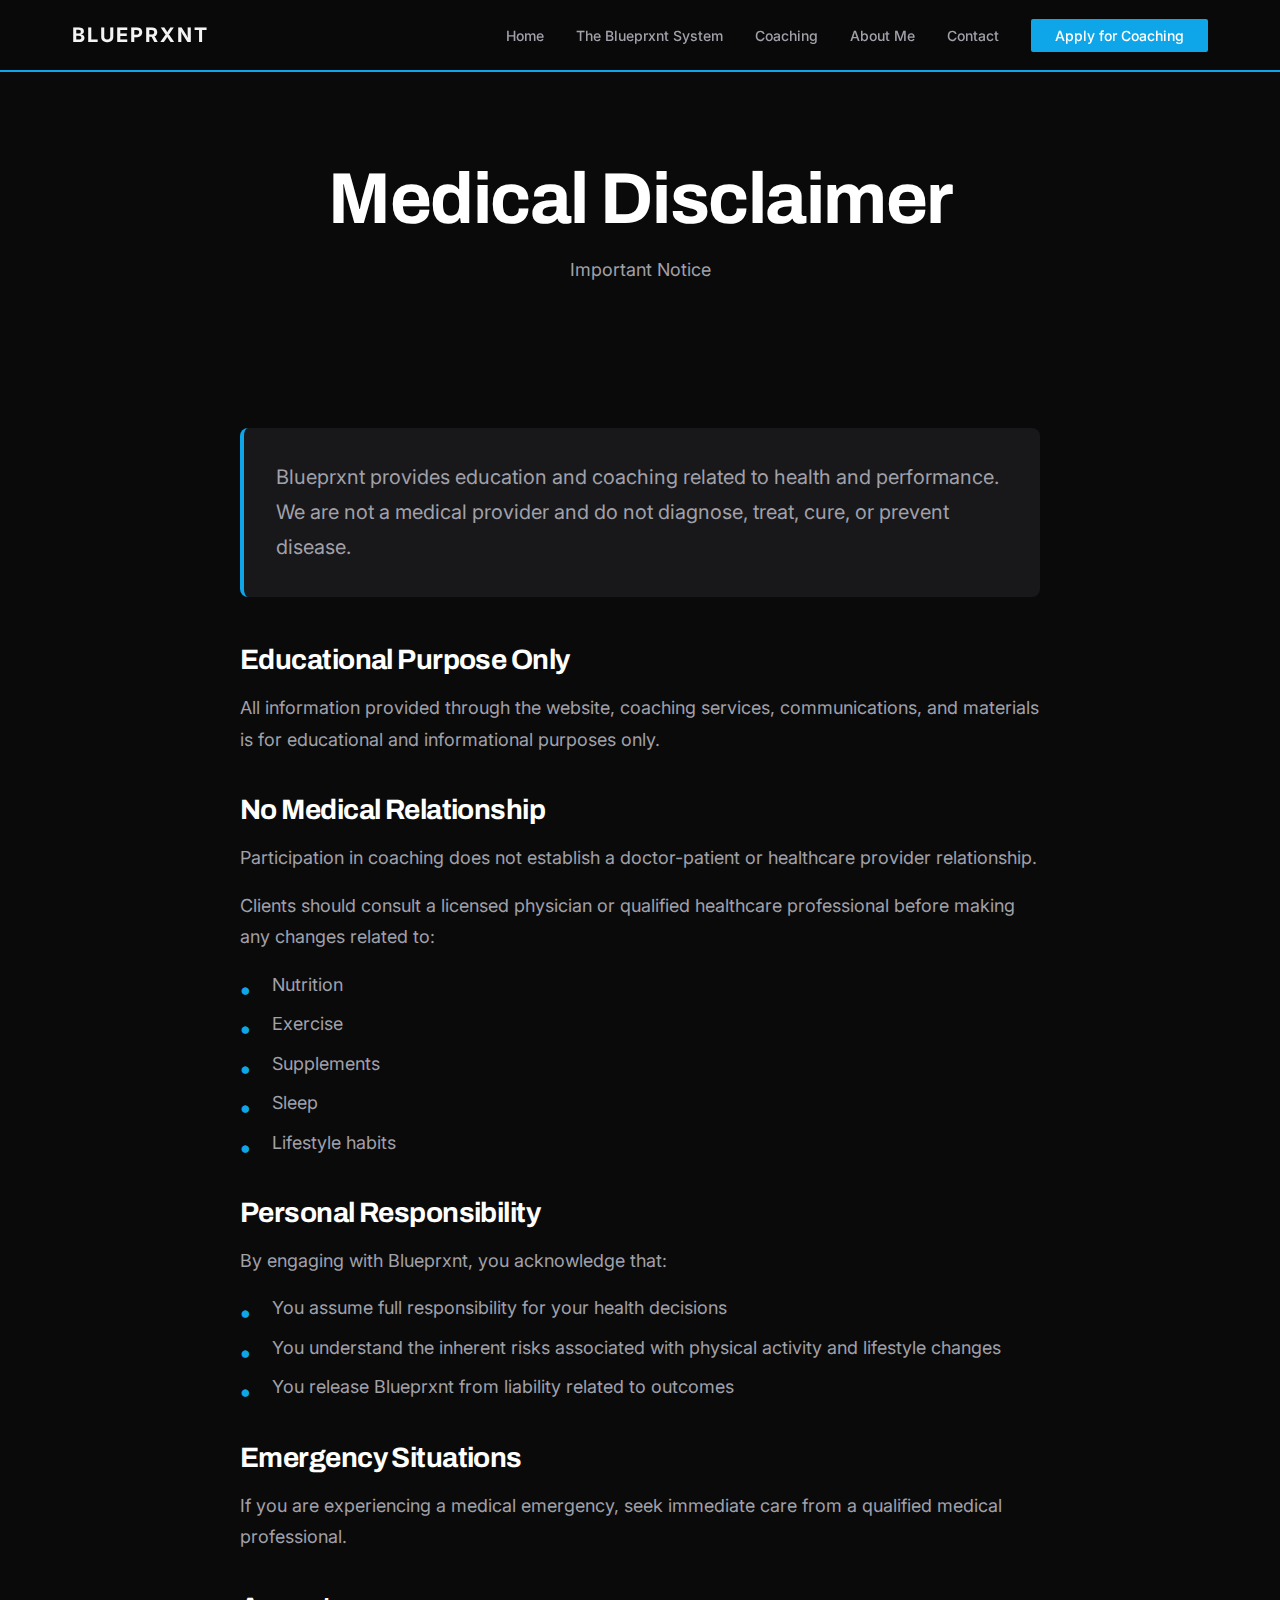
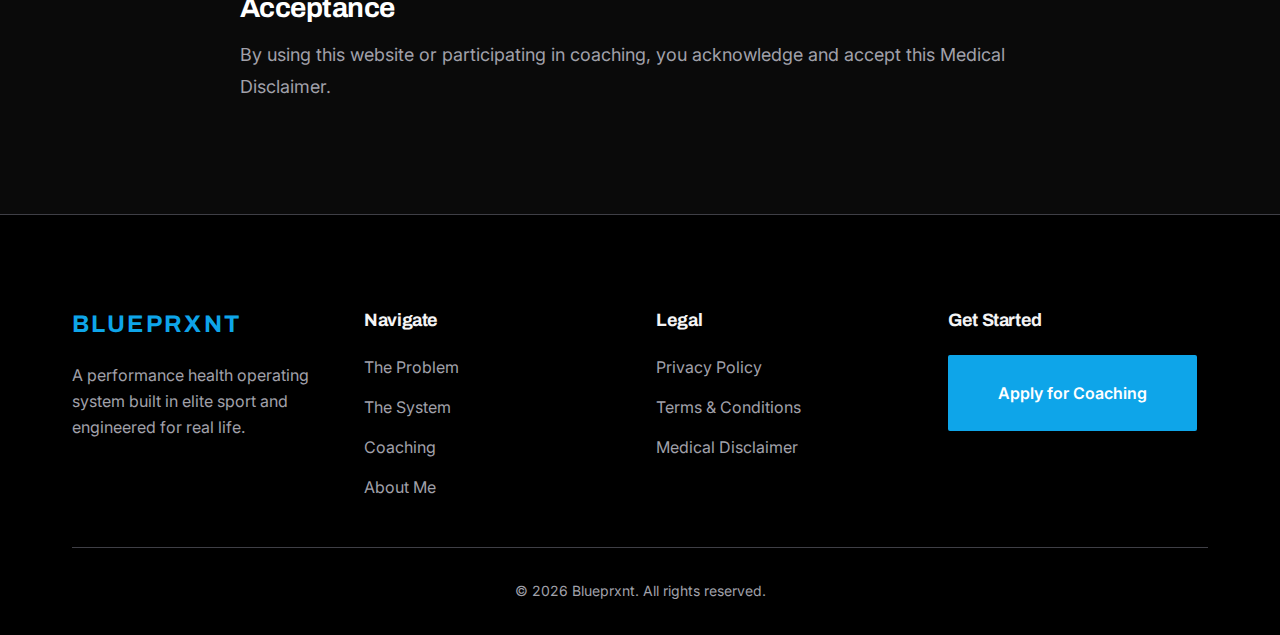
<file: disclaimer.html>
<!DOCTYPE html>
<html lang="en">
<head>
    <meta charset="UTF-8">
    <meta name="viewport" content="width=device-width, initial-scale=1.0">
    <title>Medical Disclaimer - BLUEPRXNT</title>
    <meta name="description" content="Blueprxnt Medical Disclaimer">
    <link rel="preconnect" href="https://fonts.googleapis.com">
    <link rel="preconnect" href="https://fonts.gstatic.com" crossorigin>
    <link href="https://fonts.googleapis.com/css2?family=Archivo:wght@400;500;600;700;800;900&family=Inter:wght@300;400;500;600;700&display=swap" rel="stylesheet">
    <link rel="stylesheet" href="css/styles.css">
    <link rel="stylesheet" href="css/legal-pages.css">
</head>
<body>
    <!-- Navigation -->
    <nav class="nav">
        <div class="nav-container">
            <a href="/" class="logo">BLUEPRXNT</a>
            <button class="mobile-menu-toggle" aria-label="Toggle menu">
                <span></span>
                <span></span>
                <span></span>
            </button>
            <ul class="nav-menu">
                <li><a href="index.html">Home</a></li>
                <li><a href="system.html">The Blueprxnt System</a></li>
                <li><a href="coaching.html">Coaching</a></li>
                <li><a href="about.html">About Me</a></li>
                <li><a href="contact.html">Contact</a></li>
                <li><a href="apply.html" class="nav-cta">Apply for Coaching</a></li>
            </ul>
        </div>
    </nav>

    <!-- Hero Section -->
    <section class="legal-hero">
        <div class="container">
            <h1 class="legal-title">Medical Disclaimer</h1>
            <p class="legal-date">Important Notice</p>
        </div>
    </section>

    <!-- Content Section -->
    <section class="legal-content">
        <div class="container">
            <div class="legal-wrapper">
                <p class="legal-intro">Blueprxnt provides education and coaching related to health and performance. We are not a medical provider and do not diagnose, treat, cure, or prevent disease.</p>

                <h2 class="legal-heading">Educational Purpose Only</h2>
                <p class="legal-text">All information provided through the website, coaching services, communications, and materials is for educational and informational purposes only.</p>

                <h2 class="legal-heading">No Medical Relationship</h2>
                <p class="legal-text">Participation in coaching does not establish a doctor-patient or healthcare provider relationship.</p>
                <p class="legal-text">Clients should consult a licensed physician or qualified healthcare professional before making any changes related to:</p>
                <ul class="legal-list">
                    <li>Nutrition</li>
                    <li>Exercise</li>
                    <li>Supplements</li>
                    <li>Sleep</li>
                    <li>Lifestyle habits</li>
                </ul>

                <h2 class="legal-heading">Personal Responsibility</h2>
                <p class="legal-text">By engaging with Blueprxnt, you acknowledge that:</p>
                <ul class="legal-list">
                    <li>You assume full responsibility for your health decisions</li>
                    <li>You understand the inherent risks associated with physical activity and lifestyle changes</li>
                    <li>You release Blueprxnt from liability related to outcomes</li>
                </ul>

                <h2 class="legal-heading">Emergency Situations</h2>
                <p class="legal-text">If you are experiencing a medical emergency, seek immediate care from a qualified medical professional.</p>

                <h2 class="legal-heading">Acceptance</h2>
                <p class="legal-text">By using this website or participating in coaching, you acknowledge and accept this Medical Disclaimer.</p>
            </div>
        </div>
    </section>

    <!-- Footer -->
    <footer class="footer">
        <div class="container">
            <div class="footer-grid">
                <div class="footer-brand">
                    <h3>BLUEPRXNT</h3>
                    <p>A performance health operating system built in elite sport and engineered for real life.</p>
                </div>
                <div class="footer-links">
                    <h4>Navigate</h4>
                    <ul>
                        <li><a href="index.html">The Problem</a></li>
                        <li><a href="system.html">The System</a></li>
                        <li><a href="coaching.html">Coaching</a></li>
                        <li><a href="about.html">About Me</a></li>
                    </ul>
                </div>
                <div class="footer-links">
                    <h4>Legal</h4>
                    <ul>
                        <li><a href="privacy.html">Privacy Policy</a></li>
                        <li><a href="terms.html">Terms & Conditions</a></li>
                        <li><a href="disclaimer.html">Medical Disclaimer</a></li>
                    </ul>
                </div>
                <div class="footer-cta">
                    <h4>Get Started</h4>
                    <a href="apply.html" class="btn btn-primary">Apply for Coaching</a>
                </div>
            </div>
            <div class="footer-bottom">
                <p>&copy; 2026 Blueprxnt. All rights reserved.</p>
            </div>
        </div>
    </footer>

    <script src="js/script.js"></script>
</body>
</html>
</file>
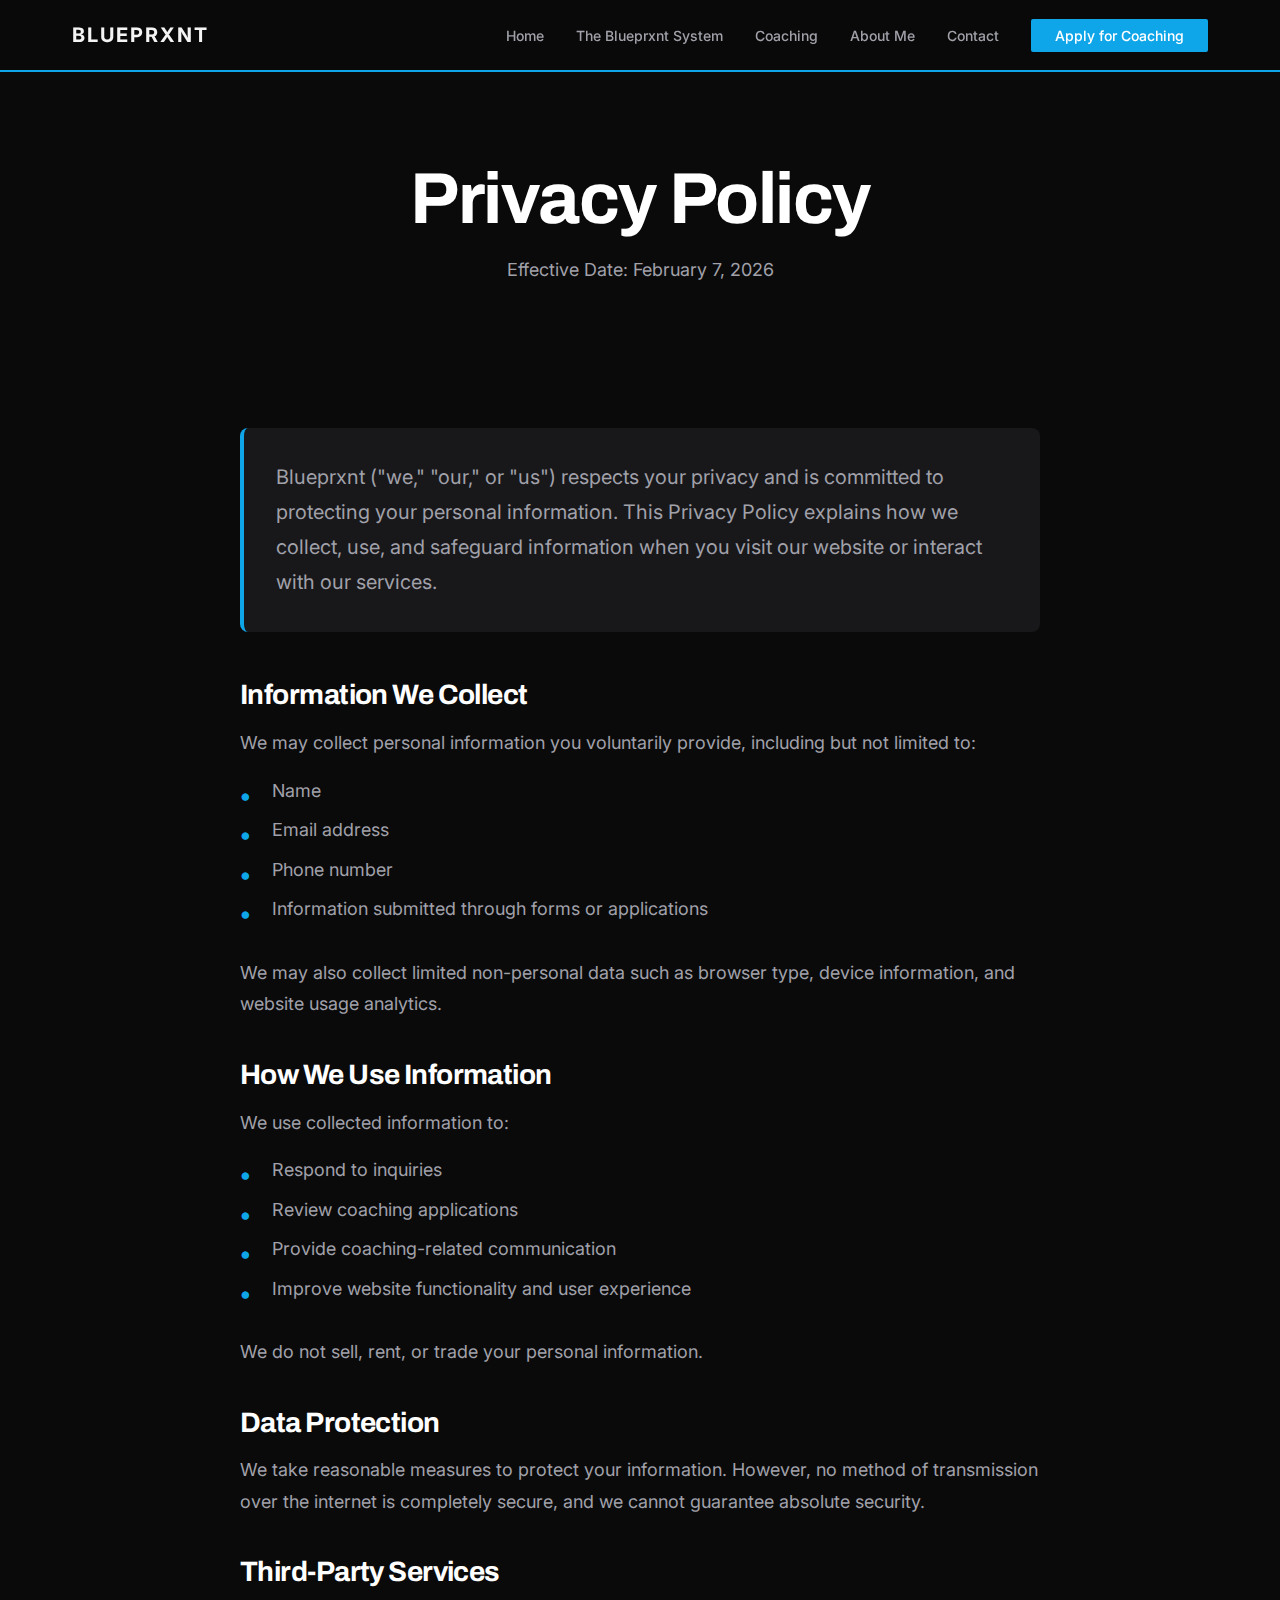
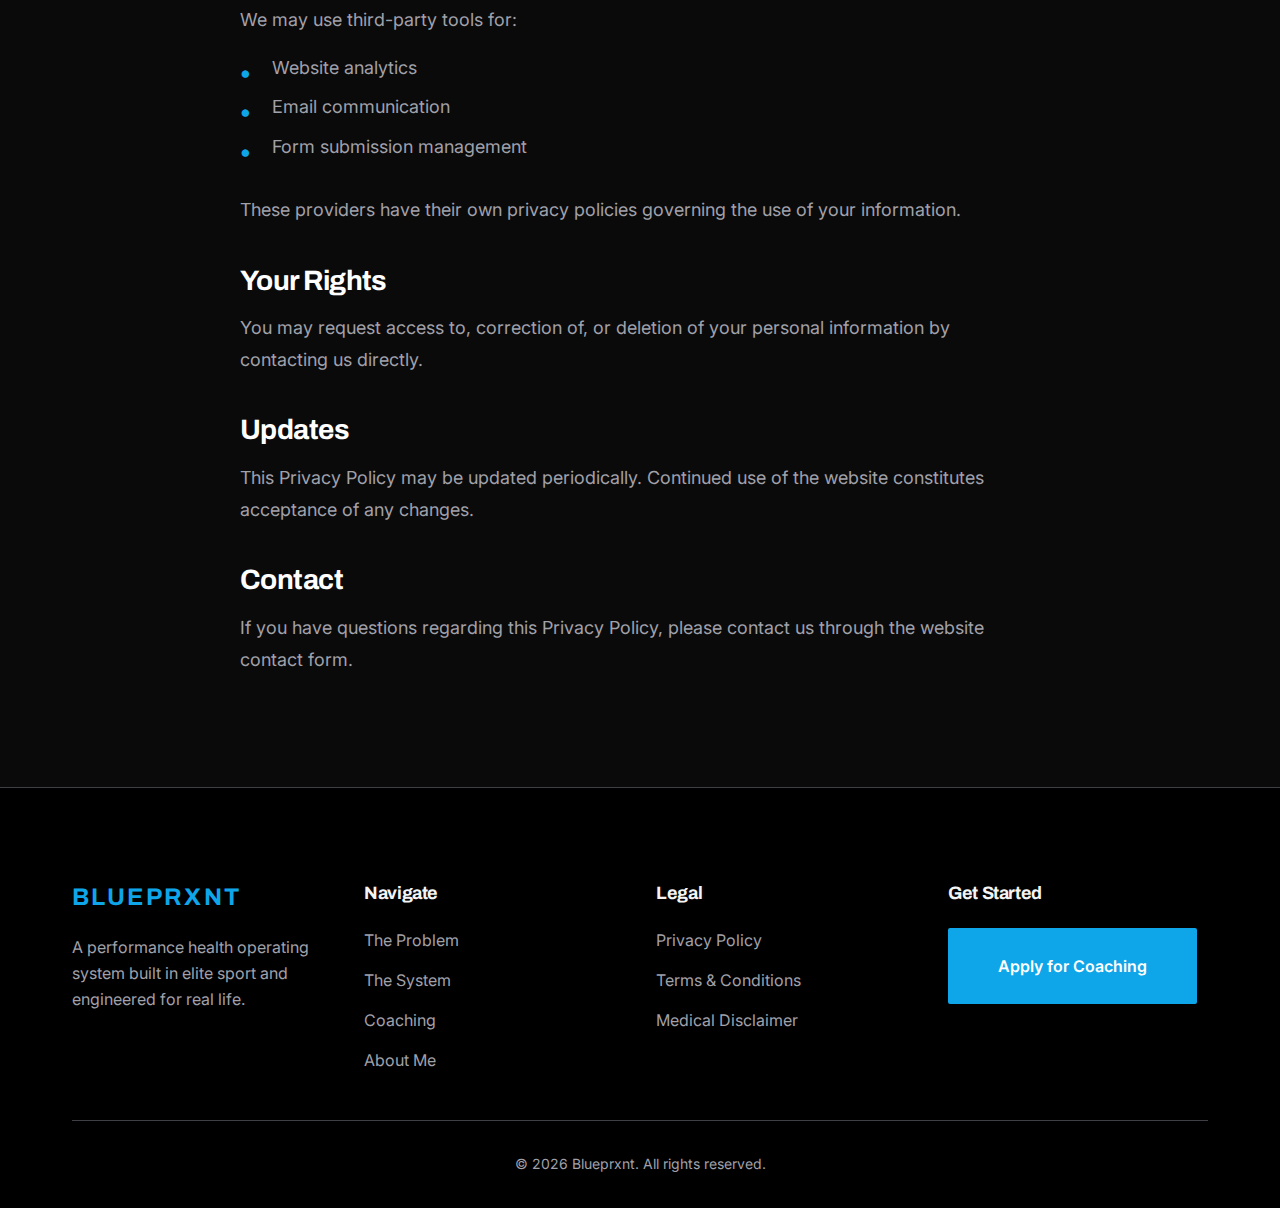
<file: privacy.html>
<!DOCTYPE html>
<html lang="en">
<head>
    <meta charset="UTF-8">
    <meta name="viewport" content="width=device-width, initial-scale=1.0">
    <title>Privacy Policy - BLUEPRXNT</title>
    <meta name="description" content="Blueprxnt Privacy Policy">
    <link rel="preconnect" href="https://fonts.googleapis.com">
    <link rel="preconnect" href="https://fonts.gstatic.com" crossorigin>
    <link href="https://fonts.googleapis.com/css2?family=Archivo:wght@400;500;600;700;800;900&family=Inter:wght@300;400;500;600;700&display=swap" rel="stylesheet">
    <link rel="stylesheet" href="css/styles.css">
    <link rel="stylesheet" href="css/legal-pages.css">
</head>
<body>
    <!-- Navigation -->
    <nav class="nav">
        <div class="nav-container">
            <a href="/" class="logo">BLUEPRXNT</a>
            <button class="mobile-menu-toggle" aria-label="Toggle menu">
                <span></span>
                <span></span>
                <span></span>
            </button>
            <ul class="nav-menu">
                <li><a href="index.html">Home</a></li>
                <li><a href="system.html">The Blueprxnt System</a></li>
                <li><a href="coaching.html">Coaching</a></li>
                <li><a href="about.html">About Me</a></li>
                <li><a href="contact.html">Contact</a></li>
                <li><a href="apply.html" class="nav-cta">Apply for Coaching</a></li>
            </ul>
        </div>
    </nav>

    <!-- Hero Section -->
    <section class="legal-hero">
        <div class="container">
            <h1 class="legal-title">Privacy Policy</h1>
            <p class="legal-date">Effective Date: February 7, 2026</p>
        </div>
    </section>

    <!-- Content Section -->
    <section class="legal-content">
        <div class="container">
            <div class="legal-wrapper">
                <p class="legal-intro">Blueprxnt ("we," "our," or "us") respects your privacy and is committed to protecting your personal information. This Privacy Policy explains how we collect, use, and safeguard information when you visit our website or interact with our services.</p>

                <h2 class="legal-heading">Information We Collect</h2>
                <p class="legal-text">We may collect personal information you voluntarily provide, including but not limited to:</p>
                <ul class="legal-list">
                    <li>Name</li>
                    <li>Email address</li>
                    <li>Phone number</li>
                    <li>Information submitted through forms or applications</li>
                </ul>
                <p class="legal-text">We may also collect limited non-personal data such as browser type, device information, and website usage analytics.</p>

                <h2 class="legal-heading">How We Use Information</h2>
                <p class="legal-text">We use collected information to:</p>
                <ul class="legal-list">
                    <li>Respond to inquiries</li>
                    <li>Review coaching applications</li>
                    <li>Provide coaching-related communication</li>
                    <li>Improve website functionality and user experience</li>
                </ul>
                <p class="legal-text">We do not sell, rent, or trade your personal information.</p>

                <h2 class="legal-heading">Data Protection</h2>
                <p class="legal-text">We take reasonable measures to protect your information. However, no method of transmission over the internet is completely secure, and we cannot guarantee absolute security.</p>

                <h2 class="legal-heading">Third-Party Services</h2>
                <p class="legal-text">We may use third-party tools for:</p>
                <ul class="legal-list">
                    <li>Website analytics</li>
                    <li>Email communication</li>
                    <li>Form submission management</li>
                </ul>
                <p class="legal-text">These providers have their own privacy policies governing the use of your information.</p>

                <h2 class="legal-heading">Your Rights</h2>
                <p class="legal-text">You may request access to, correction of, or deletion of your personal information by contacting us directly.</p>

                <h2 class="legal-heading">Updates</h2>
                <p class="legal-text">This Privacy Policy may be updated periodically. Continued use of the website constitutes acceptance of any changes.</p>

                <h2 class="legal-heading">Contact</h2>
                <p class="legal-text">If you have questions regarding this Privacy Policy, please contact us through the website contact form.</p>
            </div>
        </div>
    </section>

    <!-- Footer -->
    <footer class="footer">
        <div class="container">
            <div class="footer-grid">
                <div class="footer-brand">
                    <h3>BLUEPRXNT</h3>
                    <p>A performance health operating system built in elite sport and engineered for real life.</p>
                </div>
                <div class="footer-links">
                    <h4>Navigate</h4>
                    <ul>
                        <li><a href="index.html">The Problem</a></li>
                        <li><a href="system.html">The System</a></li>
                        <li><a href="coaching.html">Coaching</a></li>
                        <li><a href="about.html">About Me</a></li>
                    </ul>
                </div>
                <div class="footer-links">
                    <h4>Legal</h4>
                    <ul>
                        <li><a href="privacy.html">Privacy Policy</a></li>
                        <li><a href="terms.html">Terms & Conditions</a></li>
                        <li><a href="disclaimer.html">Medical Disclaimer</a></li>
                    </ul>
                </div>
                <div class="footer-cta">
                    <h4>Get Started</h4>
                    <a href="apply.html" class="btn btn-primary">Apply for Coaching</a>
                </div>
            </div>
            <div class="footer-bottom">
                <p>&copy; 2026 Blueprxnt. All rights reserved.</p>
            </div>
        </div>
    </footer>

    <script src="js/script.js"></script>
</body>
</html>
</file>
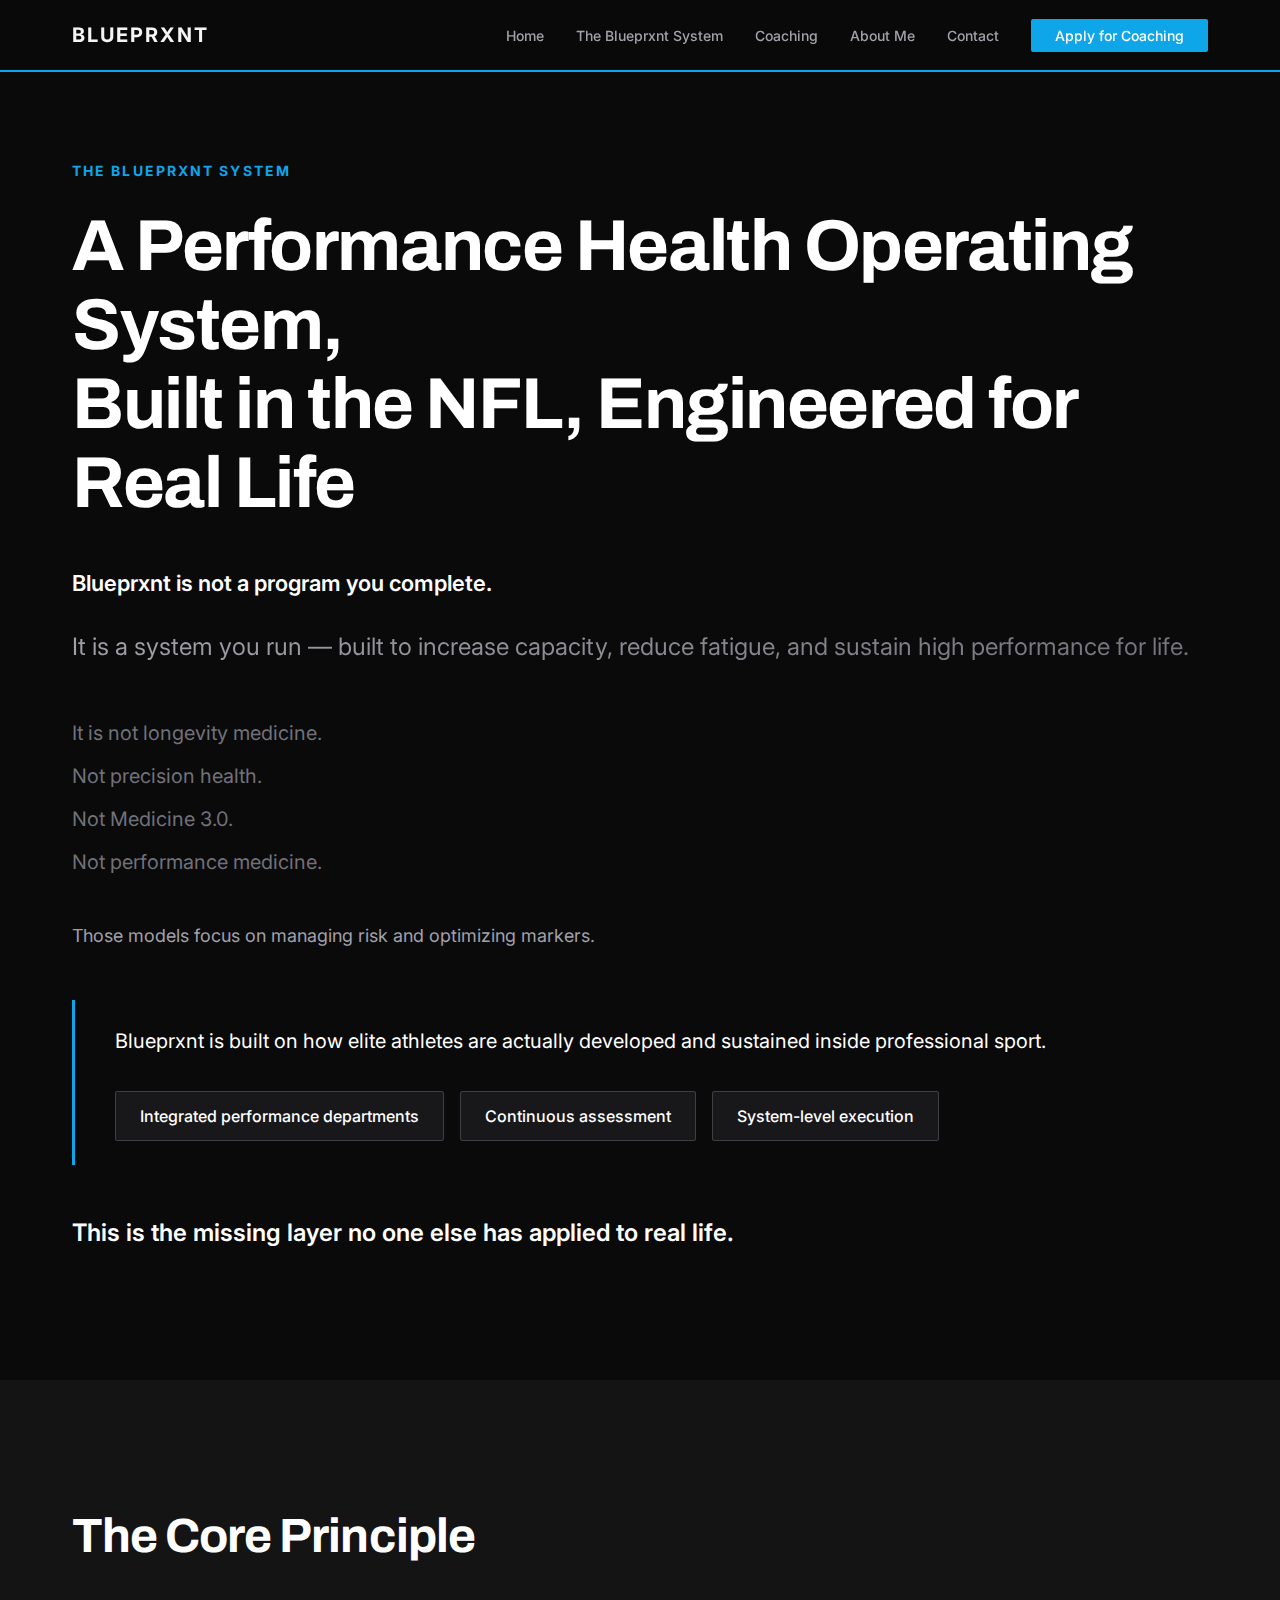
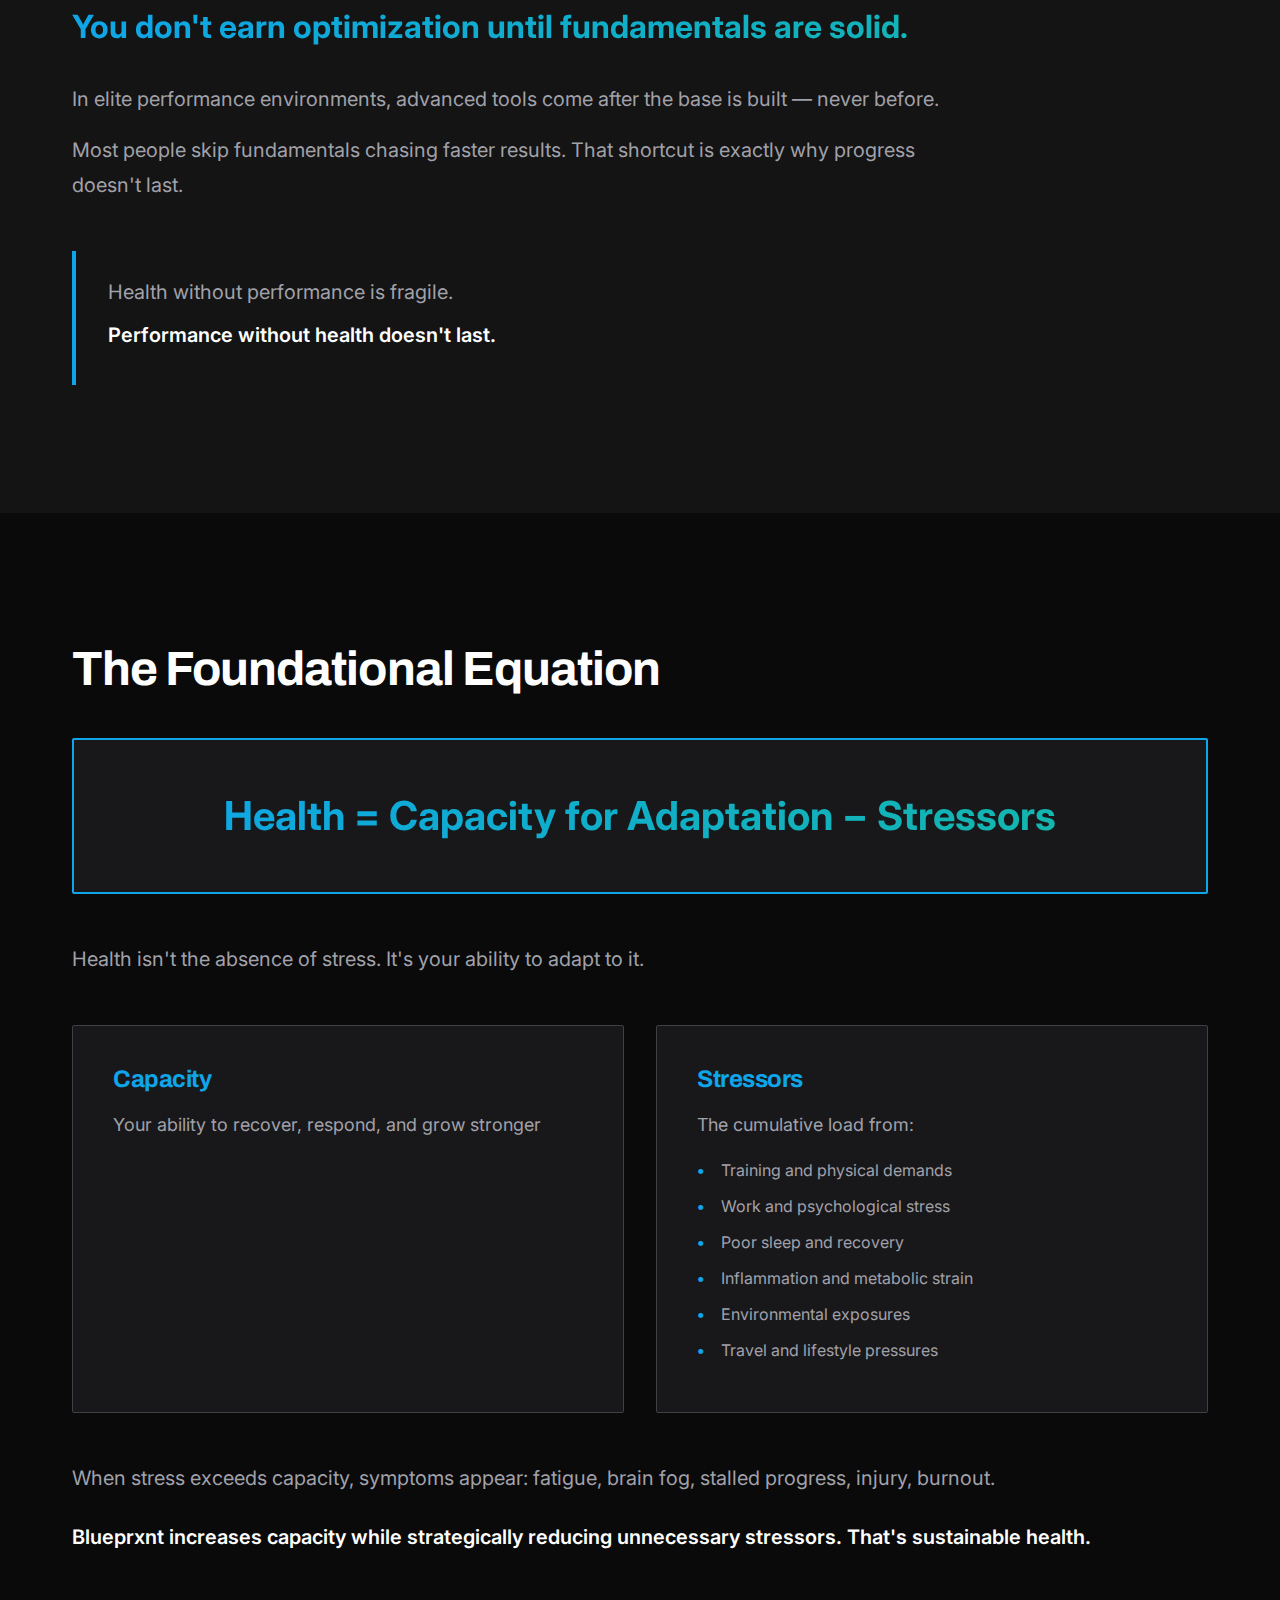
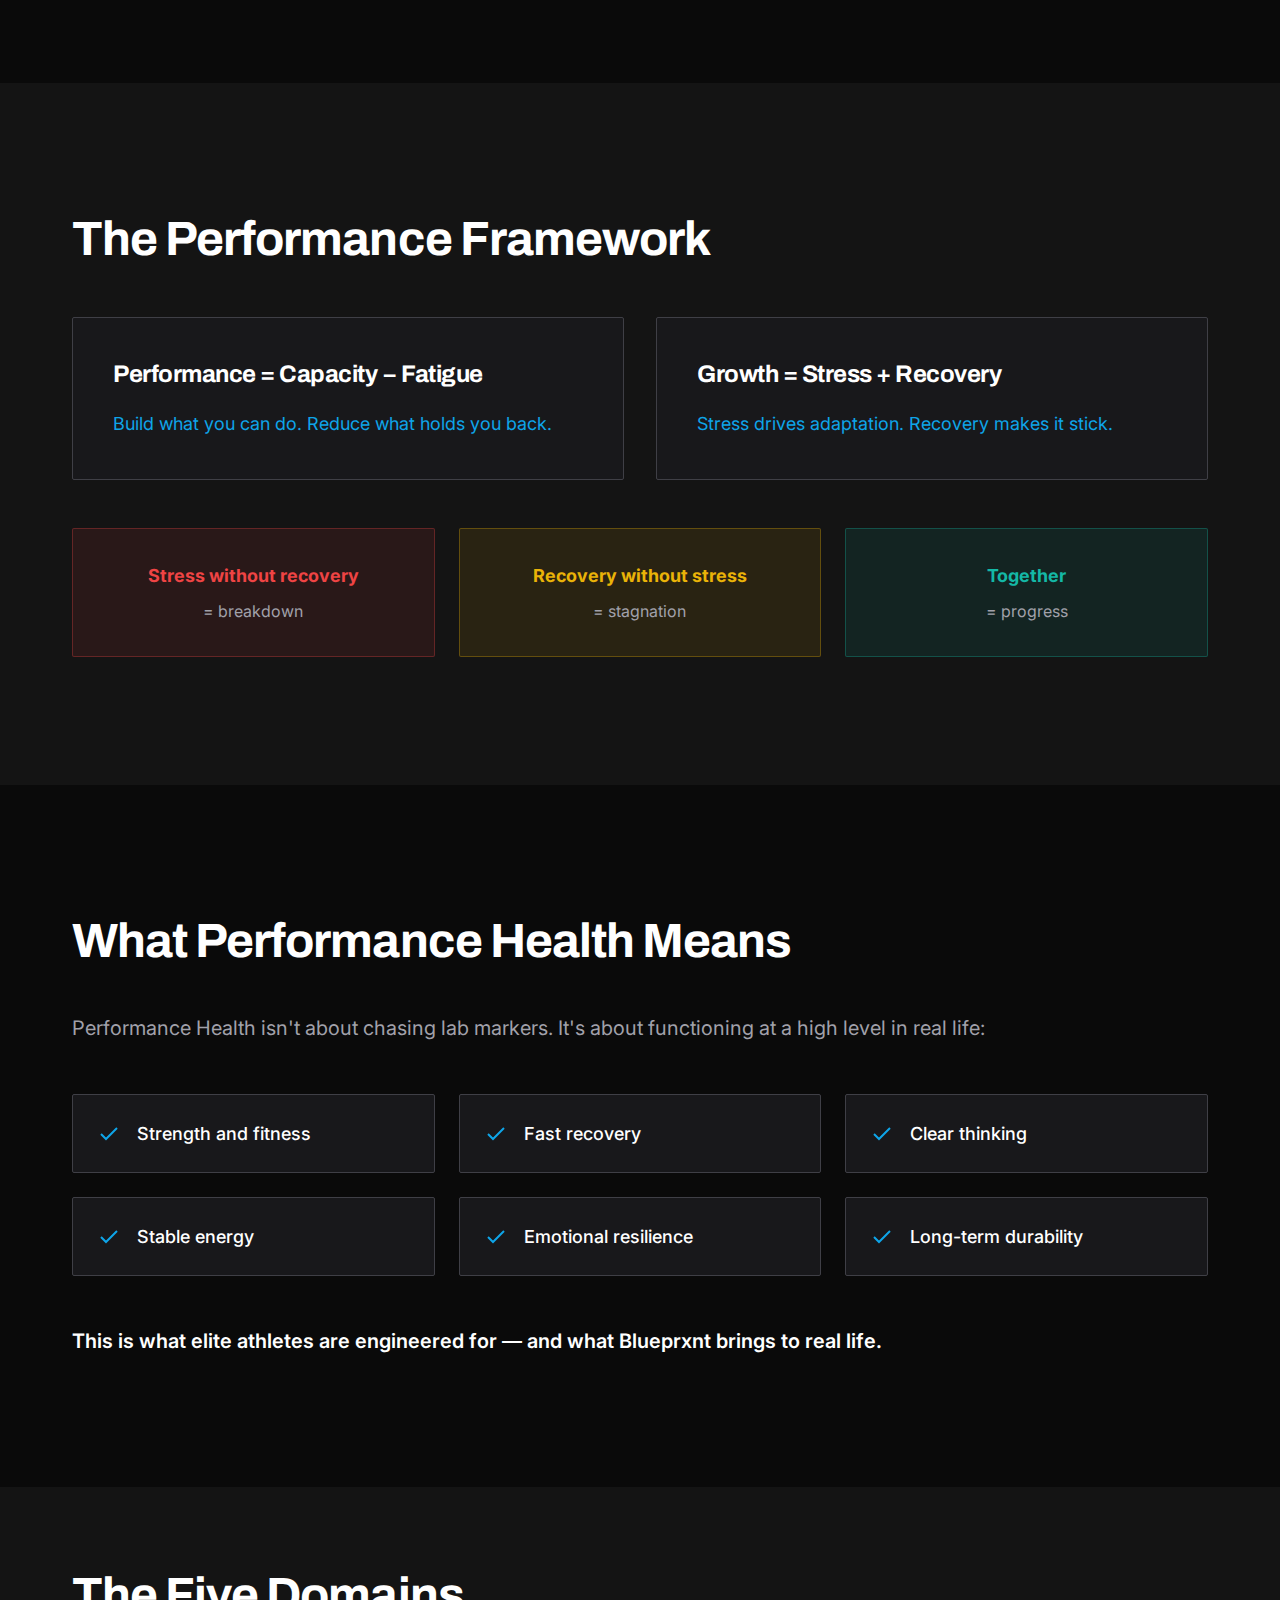
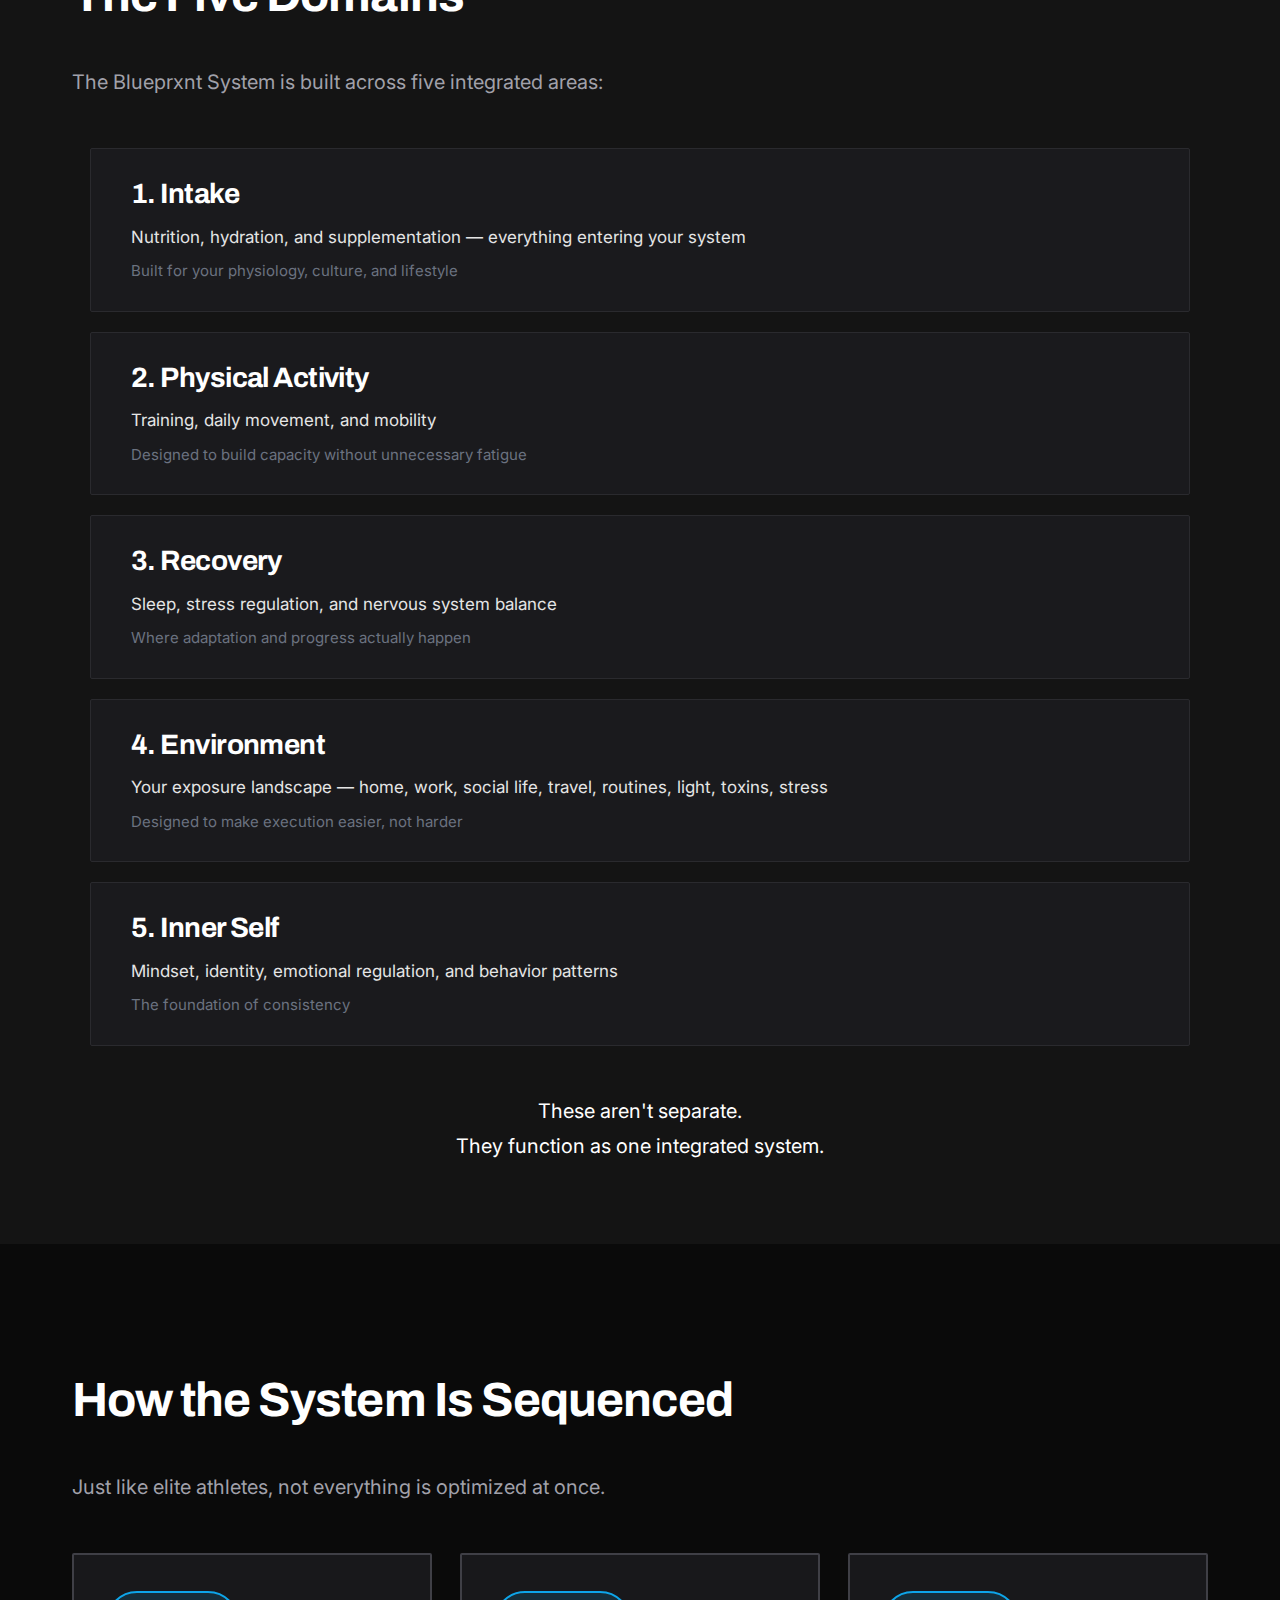
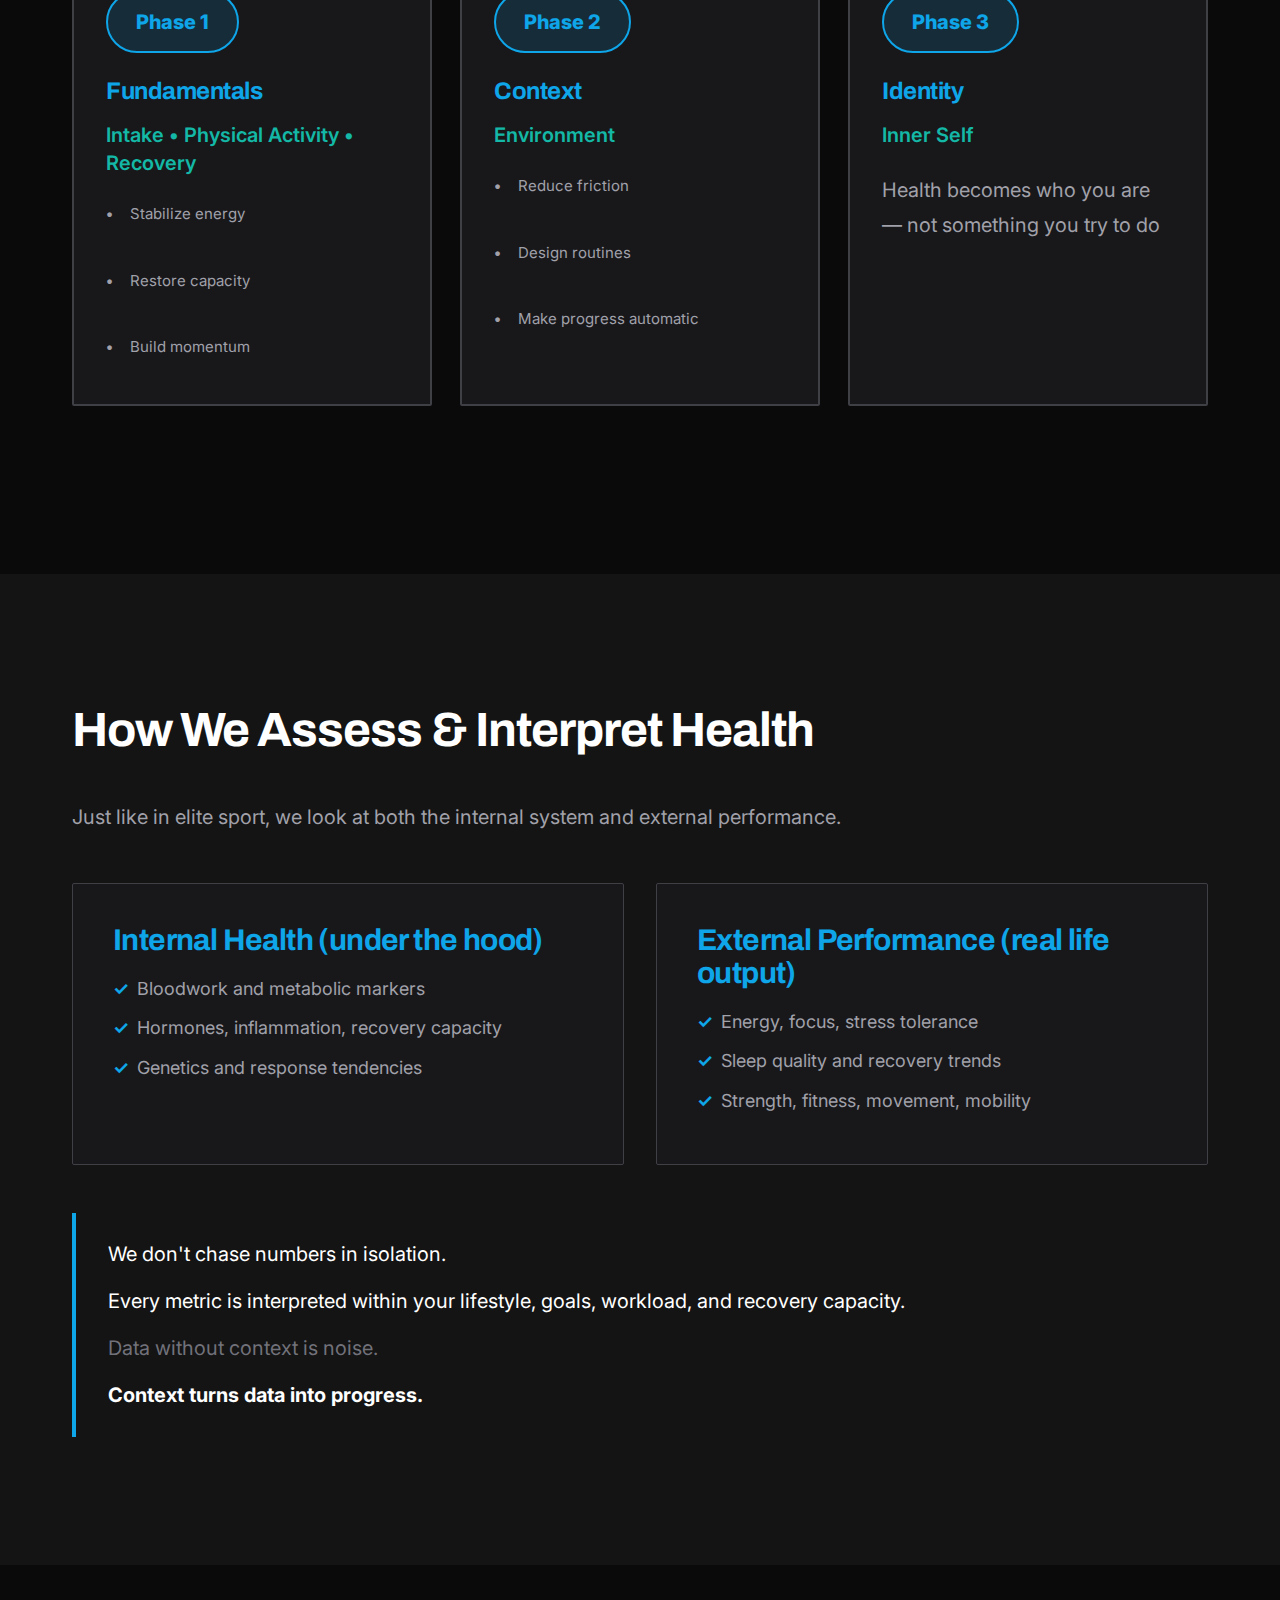
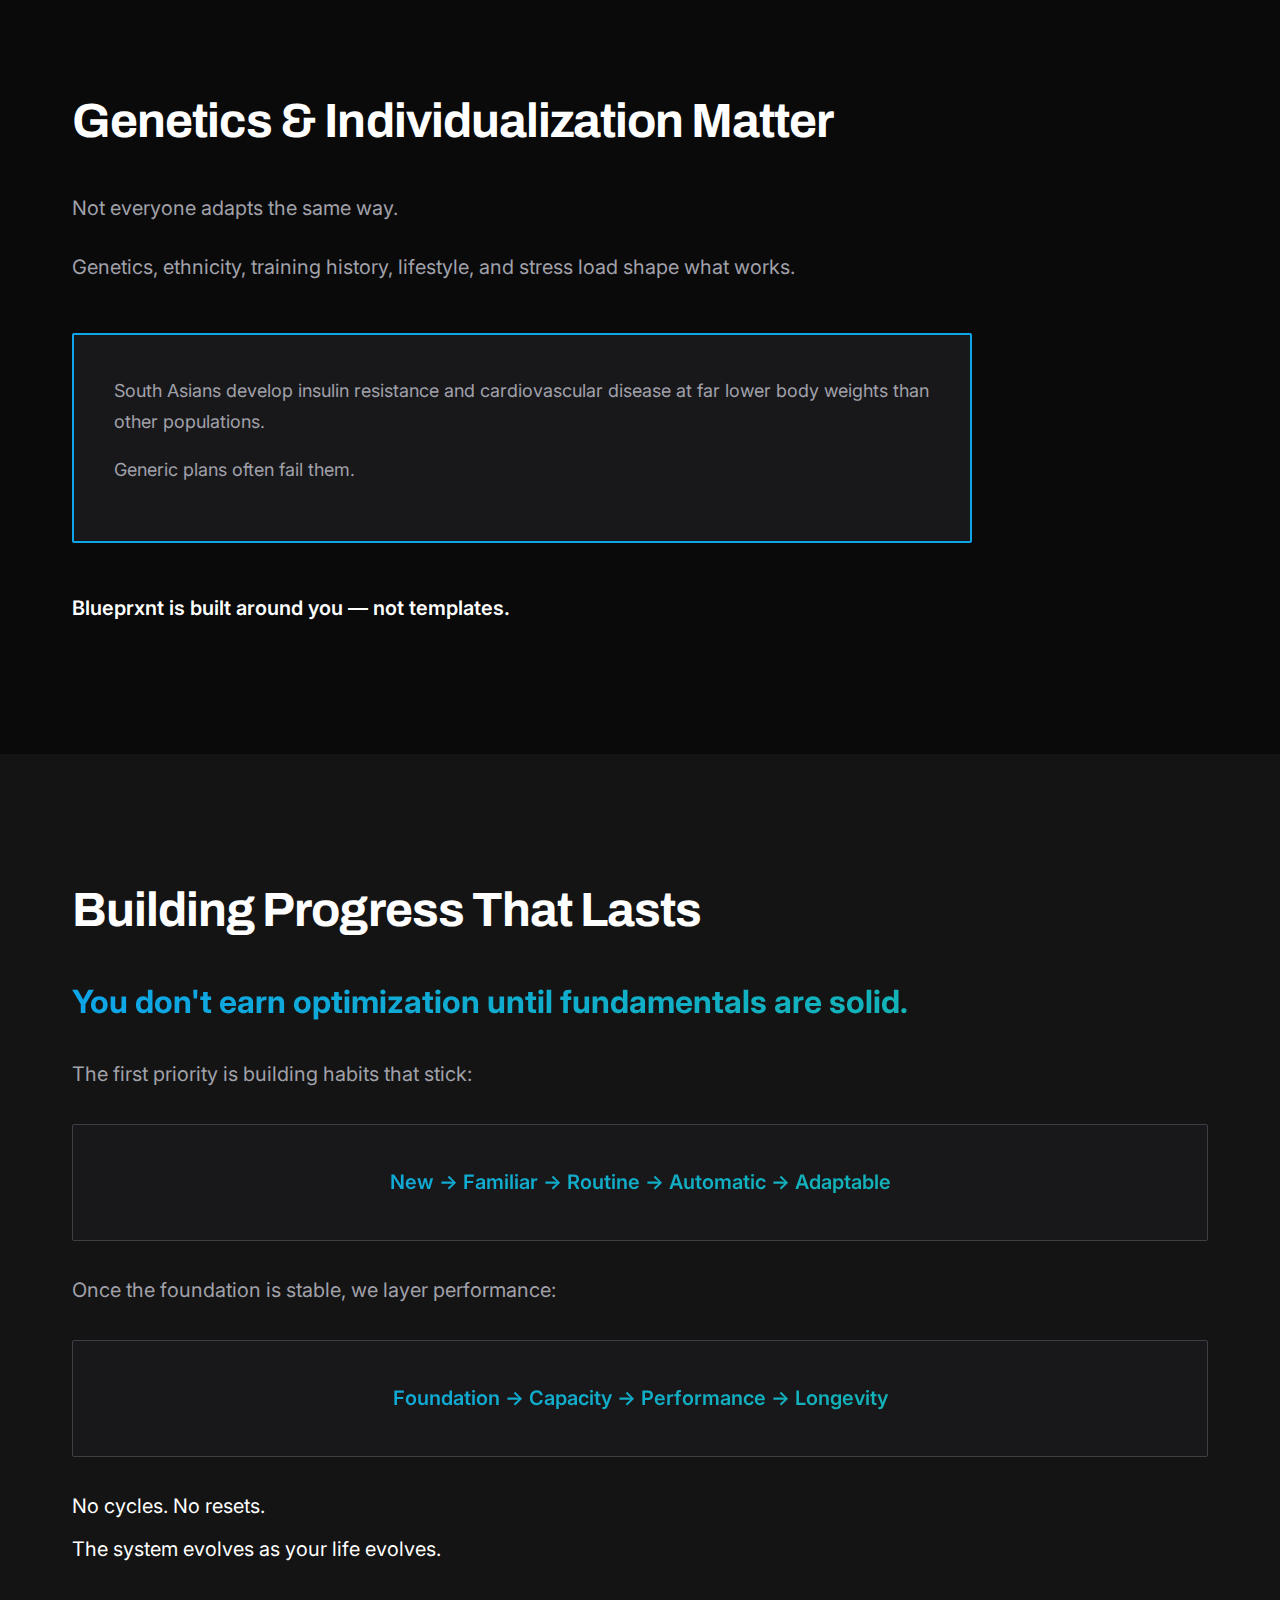
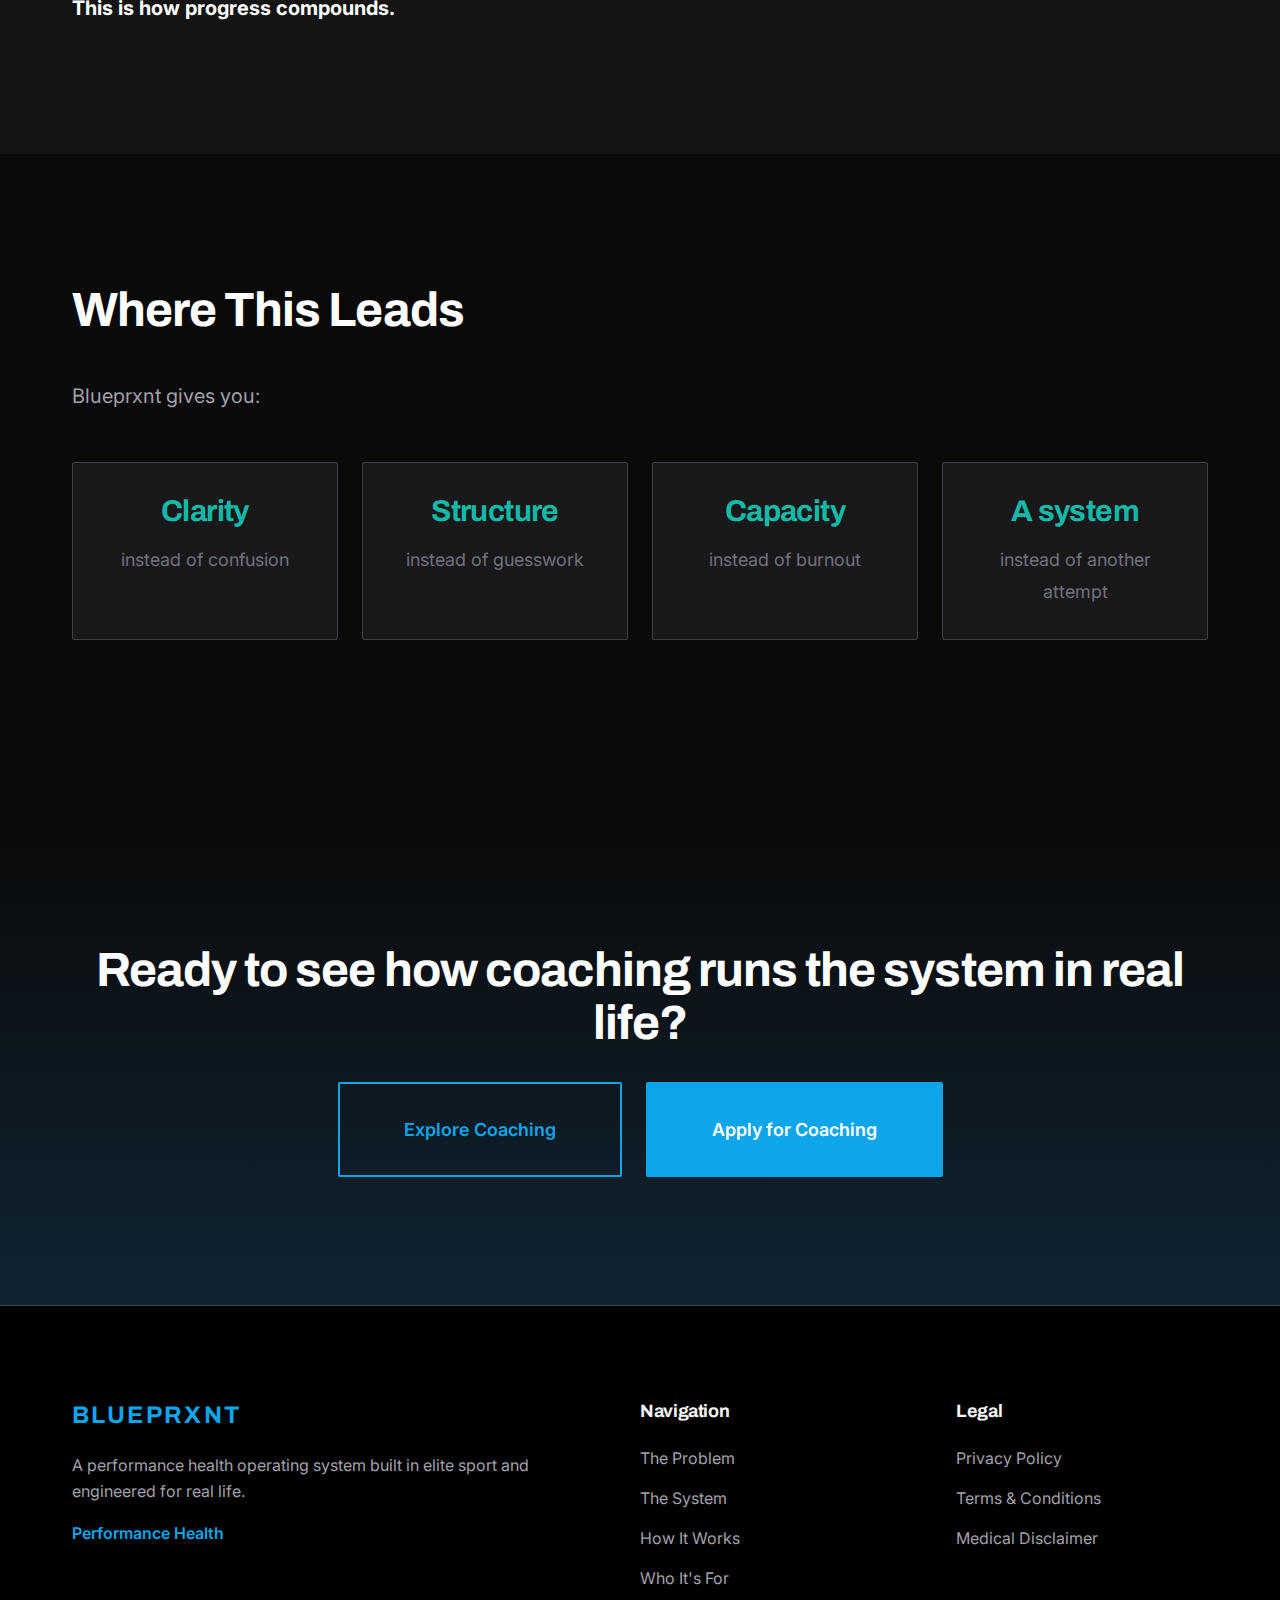
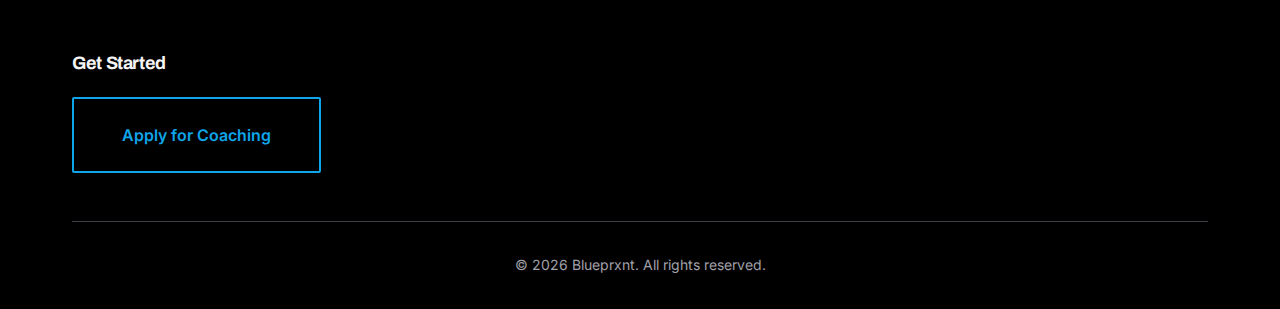
<file: system.html>
<!DOCTYPE html>
<html lang="en">
<head>
    <meta charset="UTF-8">
    <meta name="viewport" content="width=device-width, initial-scale=1.0">
    <title>The Blueprxnt System - Performance Health Operating System</title>
    <meta name="description" content="A Performance Health Operating System, Built in the NFL, Engineered for Real Life">
    <link rel="preconnect" href="https://fonts.googleapis.com">
    <link rel="preconnect" href="https://fonts.gstatic.com" crossorigin>
    <link href="https://fonts.googleapis.com/css2?family=Archivo:wght@400;500;600;700;800;900&family=Inter:wght@300;400;500;600;700&display=swap" rel="stylesheet">
    <link rel="stylesheet" href="css/styles.css">
    <link rel="stylesheet" href="css/system-page.css">
</head>
<body>
    <!-- Navigation -->
    <nav class="nav">
        <div class="nav-container">
            <a href="/" class="logo">BLUEPRXNT</a>
            <button class="mobile-menu-toggle" aria-label="Toggle menu">
                <span></span>
                <span></span>
                <span></span>
            </button>
            <ul class="nav-menu">
                <li><a href="index.html">Home</a></li>
                <li><a href="system.html">The Blueprxnt System</a></li>
                <li><a href="coaching.html">Coaching</a></li>
                <li><a href="about.html">About Me</a></li>
                <li><a href="contact.html">Contact</a></li>
                <li><a href="apply.html" class="nav-cta">Apply for Coaching</a></li>
            </ul>
        </div>
    </nav>

    <!-- Hero Section -->
    <section class="system-hero">
        <div class="container">
            <p class="section-label">THE BLUEPRXNT SYSTEM</p>
            <h1 class="system-hero-title">A Performance Health Operating System,<br>Built in the NFL, Engineered for Real Life</h1>

            <div class="system-intro">
                <p class="intro-text-bold">Blueprxnt is not a program you complete.</p>
                <p class="intro-text-large">It is a system you run — built to increase capacity, reduce fatigue, and sustain high performance for life.</p>
            </div>

            <div class="not-list">
                <p>It is not longevity medicine.</p>
                <p>Not precision health.</p>
                <p>Not Medicine 3.0.</p>
                <p>Not performance medicine.</p>
            </div>

            <p class="intro-text">Those models focus on managing risk and optimizing markers.</p>

            <div class="highlight-box">
                <p class="highlight-text">Blueprxnt is built on how elite athletes are actually developed and sustained inside professional sport.</p>
                <div class="tags-row">
                    <span class="pill-tag">Integrated performance departments</span>
                    <span class="pill-tag">Continuous assessment</span>
                    <span class="pill-tag">System-level execution</span>
                </div>
            </div>

            <p class="closing-statement">This is the missing layer no one else has applied to real life.</p>
        </div>
    </section>

    <!-- Core Principle Section -->
    <section class="core-principle-section">
        <div class="container">
            <h2 class="section-heading-white">The Core Principle</h2>

            <p class="principle-statement">You don't earn optimization until fundamentals are solid.</p>

            <p class="principle-text">In elite performance environments, advanced tools come after the base is built — never before.</p>

            <p class="principle-text">Most people skip fundamentals chasing faster results. That shortcut is exactly why progress doesn't last.</p>

            <div class="principle-box">
                <p class="principle-box-text">Health without performance is fragile.</p>
                <p class="principle-box-text bold">Performance without health doesn't last.</p>
            </div>
        </div>
    </section>

    <!-- Foundational Equation Section -->
    <section class="equation-section">
        <div class="container">
            <h2 class="section-heading-white">The Foundational Equation</h2>

            <div class="main-equation-box">
                <p class="equation-text">Health = Capacity for Adaptation − Stressors</p>
            </div>

            <p class="equation-subtitle">Health isn't the absence of stress. It's your ability to adapt to it.</p>

            <div class="two-card-grid">
                <div class="definition-box">
                    <h3 class="definition-title">Capacity</h3>
                    <p class="definition-text">Your ability to recover, respond, and grow stronger</p>
                </div>

                <div class="definition-box">
                    <h3 class="definition-title">Stressors</h3>
                    <p class="definition-text">The cumulative load from:</p>
                    <ul class="stressor-list">
                        <li>Training and physical demands</li>
                        <li>Work and psychological stress</li>
                        <li>Poor sleep and recovery</li>
                        <li>Inflammation and metabolic strain</li>
                        <li>Environmental exposures</li>
                        <li>Travel and lifestyle pressures</li>
                    </ul>
                </div>
            </div>

            <p class="equation-result">When stress exceeds capacity, symptoms appear: fatigue, brain fog, stalled progress, injury, burnout.</p>

            <p class="equation-solution">Blueprxnt increases capacity while strategically reducing unnecessary stressors. That's sustainable health.</p>
        </div>
    </section>

    <!-- Performance Framework Section -->
    <section class="framework-section">
        <div class="container">
            <h2 class="section-heading-white">The Performance Framework</h2>

            <div class="framework-equations">
                <div class="framework-card">
                    <h3 class="framework-formula">Performance = Capacity − Fatigue</h3>
                    <p class="framework-desc">Build what you can do. Reduce what holds you back.</p>
                </div>

                <div class="framework-card">
                    <h3 class="framework-formula">Growth = Stress + Recovery</h3>
                    <p class="framework-desc">Stress drives adaptation. Recovery makes it stick.</p>
                </div>
            </div>

            <div class="three-boxes">
                <div class="color-box red-box">
                    <p class="box-title">Stress without recovery</p>
                    <p class="box-subtitle">= breakdown</p>
                </div>
                <div class="color-box yellow-box">
                    <p class="box-title">Recovery without stress</p>
                    <p class="box-subtitle">= stagnation</p>
                </div>
                <div class="color-box teal-box">
                    <p class="box-title">Together</p>
                    <p class="box-subtitle">= progress</p>
                </div>
            </div>
        </div>
    </section>

    <!-- What Performance Health Means Section -->
    <section class="performance-health-section">
        <div class="container">
            <h2 class="section-heading-white">What Performance Health Means</h2>

            <p class="section-intro-text">Performance Health isn't about chasing lab markers. It's about functioning at a high level in real life:</p>

            <div class="health-grid">
                <div class="health-card">
                    <svg class="check-icon" width="24" height="24" viewBox="0 0 24 24" fill="none" stroke="currentColor" stroke-width="2">
                        <polyline points="20 6 9 17 4 12"></polyline>
                    </svg>
                    <p>Strength and fitness</p>
                </div>
                <div class="health-card">
                    <svg class="check-icon" width="24" height="24" viewBox="0 0 24 24" fill="none" stroke="currentColor" stroke-width="2">
                        <polyline points="20 6 9 17 4 12"></polyline>
                    </svg>
                    <p>Fast recovery</p>
                </div>
                <div class="health-card">
                    <svg class="check-icon" width="24" height="24" viewBox="0 0 24 24" fill="none" stroke="currentColor" stroke-width="2">
                        <polyline points="20 6 9 17 4 12"></polyline>
                    </svg>
                    <p>Clear thinking</p>
                </div>
                <div class="health-card">
                    <svg class="check-icon" width="24" height="24" viewBox="0 0 24 24" fill="none" stroke="currentColor" stroke-width="2">
                        <polyline points="20 6 9 17 4 12"></polyline>
                    </svg>
                    <p>Stable energy</p>
                </div>
                <div class="health-card">
                    <svg class="check-icon" width="24" height="24" viewBox="0 0 24 24" fill="none" stroke="currentColor" stroke-width="2">
                        <polyline points="20 6 9 17 4 12"></polyline>
                    </svg>
                    <p>Emotional resilience</p>
                </div>
                <div class="health-card">
                    <svg class="check-icon" width="24" height="24" viewBox="0 0 24 24" fill="none" stroke="currentColor" stroke-width="2">
                        <polyline points="20 6 9 17 4 12"></polyline>
                    </svg>
                    <p>Long-term durability</p>
                </div>
            </div>

            <p class="closing-statement-white">This is what elite athletes are engineered for — and what Blueprxnt brings to real life.</p>
        </div>
    </section>

    <!-- The Five Domains Section -->
    <section class="five-domains-section">
        <div class="container">
            <h2 class="section-heading-white">The Five Domains</h2>
            <p class="section-intro-text">The Blueprxnt System is built across five integrated areas:</p>

            <div class="domains-stack">
                <div class="domain-card">
                    <h3 class="domain-title-numbered">1. Intake</h3>
                    <p class="domain-desc">Nutrition, hydration, and supplementation — everything entering your system</p>
                    <p class="domain-subtitle">Built for your physiology, culture, and lifestyle</p>
                </div>

                <div class="domain-card">
                    <h3 class="domain-title-numbered">2. Physical Activity</h3>
                    <p class="domain-desc">Training, daily movement, and mobility</p>
                    <p class="domain-subtitle">Designed to build capacity without unnecessary fatigue</p>
                </div>

                <div class="domain-card">
                    <h3 class="domain-title-numbered">3. Recovery</h3>
                    <p class="domain-desc">Sleep, stress regulation, and nervous system balance</p>
                    <p class="domain-subtitle">Where adaptation and progress actually happen</p>
                </div>

                <div class="domain-card">
                    <h3 class="domain-title-numbered">4. Environment</h3>
                    <p class="domain-desc">Your exposure landscape — home, work, social life, travel, routines, light, toxins, stress</p>
                    <p class="domain-subtitle">Designed to make execution easier, not harder</p>
                </div>

                <div class="domain-card">
                    <h3 class="domain-title-numbered">5. Inner Self</h3>
                    <p class="domain-desc">Mindset, identity, emotional regulation, and behavior patterns</p>
                    <p class="domain-subtitle">The foundation of consistency</p>
                </div>
            </div>

            <p class="domains-closing">These aren't separate.<br>They function as one integrated system.</p>
        </div>
    </section>

    <!-- How the System Is Sequenced Section -->
    <section class="sequenced-section">
        <div class="container">
            <h2 class="section-heading-white">How the System Is Sequenced</h2>
            <p class="section-intro-text">Just like elite athletes, not everything is optimized at once.</p>

            <div class="phase-grid">
                <div class="phase-card">
                    <div class="phase-number">Phase 1</div>
                    <h3 class="phase-title">Fundamentals</h3>
                    <p class="phase-domains">Intake • Physical Activity • Recovery</p>
                    <ul class="phase-list">
                        <li>Stabilize energy</li>
                        <li>Restore capacity</li>
                        <li>Build momentum</li>
                    </ul>
                </div>

                <div class="phase-card">
                    <div class="phase-number">Phase 2</div>
                    <h3 class="phase-title">Context</h3>
                    <p class="phase-domains">Environment</p>
                    <ul class="phase-list">
                        <li>Reduce friction</li>
                        <li>Design routines</li>
                        <li>Make progress automatic</li>
                    </ul>
                </div>

                <div class="phase-card">
                    <div class="phase-number">Phase 3</div>
                    <h3 class="phase-title">Identity</h3>
                    <p class="phase-domains">Inner Self</p>
                    <p class="phase-identity-text">Health becomes who you are — not something you try to do</p>
                </div>
            </div>
        </div>
    </section>

    <!-- How We Assess & Interpret Health Section -->
    <section class="assess-section">
        <div class="container">
            <h2 class="section-heading-white">How We Assess & Interpret Health</h2>
            <p class="section-intro-text">Just like in elite sport, we look at both the internal system and external performance.</p>

            <div class="assess-grid">
                <div class="assess-card">
                    <h3 class="assess-title">Internal Health (under the hood)</h3>
                    <ul class="assess-list">
                        <li>Bloodwork and metabolic markers</li>
                        <li>Hormones, inflammation, recovery capacity</li>
                        <li>Genetics and response tendencies</li>
                    </ul>
                </div>

                <div class="assess-card">
                    <h3 class="assess-title">External Performance (real life output)</h3>
                    <ul class="assess-list">
                        <li>Energy, focus, stress tolerance</li>
                        <li>Sleep quality and recovery trends</li>
                        <li>Strength, fitness, movement, mobility</li>
                    </ul>
                </div>
            </div>

            <div class="quote-box-centered">
                <p class="quote-line">We don't chase numbers in isolation.</p>
                <p class="quote-line">Every metric is interpreted within your lifestyle, goals, workload, and recovery capacity.</p>
                <p class="quote-line-gray">Data without context is noise.</p>
                <p class="quote-line-bold">Context turns data into progress.</p>
            </div>
        </div>
    </section>

    <!-- Genetics & Individualization Section -->
    <section class="genetics-section">
        <div class="container">
            <h2 class="section-heading-white">Genetics & Individualization Matter</h2>

            <p class="genetics-intro">Not everyone adapts the same way.</p>

            <p class="genetics-text">Genetics, ethnicity, training history, lifestyle, and stress load shape what works.</p>

            <div class="genetics-box">
                <p class="genetics-box-text">South Asians develop insulin resistance and cardiovascular disease at far lower body weights than other populations.</p>
                <p class="genetics-box-text">Generic plans often fail them.</p>
            </div>

            <p class="genetics-closing">Blueprxnt is built around you — not templates.</p>
        </div>
    </section>

    <!-- Building Progress That Lasts Section -->
    <section class="progress-section">
        <div class="container">
            <h2 class="section-heading-white">Building Progress That Lasts</h2>

            <p class="progress-statement">You don't earn optimization until fundamentals are solid.</p>

            <p class="progress-text">The first priority is building habits that stick:</p>

            <div class="progress-flow-box">
                <p class="flow-sequence">New → Familiar → Routine → Automatic → Adaptable</p>
            </div>

            <p class="progress-text">Once the foundation is stable, we layer performance:</p>

            <div class="progress-flow-box">
                <p class="flow-sequence">Foundation → Capacity → Performance → Longevity</p>
            </div>

            <p class="progress-closing-line">No cycles. No resets.</p>
            <p class="progress-closing-line">The system evolves as your life evolves.</p>
            <p class="progress-final">This is how progress compounds.</p>
        </div>
    </section>

    <!-- Where This Leads Section -->
    <section class="leads-section">
        <div class="container">
            <h2 class="section-heading-white">Where This Leads</h2>

            <p class="leads-intro">Blueprxnt gives you:</p>

            <div class="leads-grid">
                <div class="leads-card">
                    <h3 class="leads-title">Clarity</h3>
                    <p class="leads-desc">instead of confusion</p>
                </div>

                <div class="leads-card">
                    <h3 class="leads-title">Structure</h3>
                    <p class="leads-desc">instead of guesswork</p>
                </div>

                <div class="leads-card">
                    <h3 class="leads-title">Capacity</h3>
                    <p class="leads-desc">instead of burnout</p>
                </div>

                <div class="leads-card">
                    <h3 class="leads-title">A system</h3>
                    <p class="leads-desc">instead of another attempt</p>
                </div>
            </div>
        </div>
    </section>

    <!-- CTA Section -->
    <section class="system-cta-section">
        <div class="container">
            <h2 class="cta-heading">Ready to see how coaching runs the system in real life?</h2>
            <div class="cta-buttons">
                <a href="coaching.html" class="btn btn-secondary btn-large">Explore Coaching</a>
                <a href="apply.html" class="btn btn-primary btn-large">Apply for Coaching</a>
            </div>
        </div>
    </section>

    <!-- Footer -->
    <footer class="footer">
        <div class="container">
            <div class="footer-grid">
                <div class="footer-brand">
                    <h3>BLUEPRXNT</h3>
                    <p>A performance health operating system built in elite sport and engineered for real life.</p>
                    <p class="footer-tagline">Performance Health</p>
                </div>
                <div class="footer-links">
                    <h4>Navigation</h4>
                    <ul>
                        <li><a href="index.html#problem">The Problem</a></li>
                        <li><a href="system.html">The System</a></li>
                        <li><a href="index.html#how-it-works">How It Works</a></li>
                        <li><a href="index.html#who">Who It's For</a></li>
                    </ul>
                </div>
                <div class="footer-links">
                    <h4>Legal</h4>
                    <ul>
                        <li><a href="privacy.html">Privacy Policy</a></li>
                        <li><a href="terms.html">Terms & Conditions</a></li>
                        <li><a href="disclaimer.html">Medical Disclaimer</a></li>
                    </ul>
                </div>
                <div class="footer-cta">
                    <h4>Get Started</h4>
                    <a href="apply.html" class="btn btn-secondary">Apply for Coaching</a>
                </div>
            </div>
            <div class="footer-bottom">
                <p>&copy; 2026 Blueprxnt. All rights reserved.</p>
            </div>
        </div>
    </footer>

    <script src="js/script.js"></script>
</body>
</html>
</file>
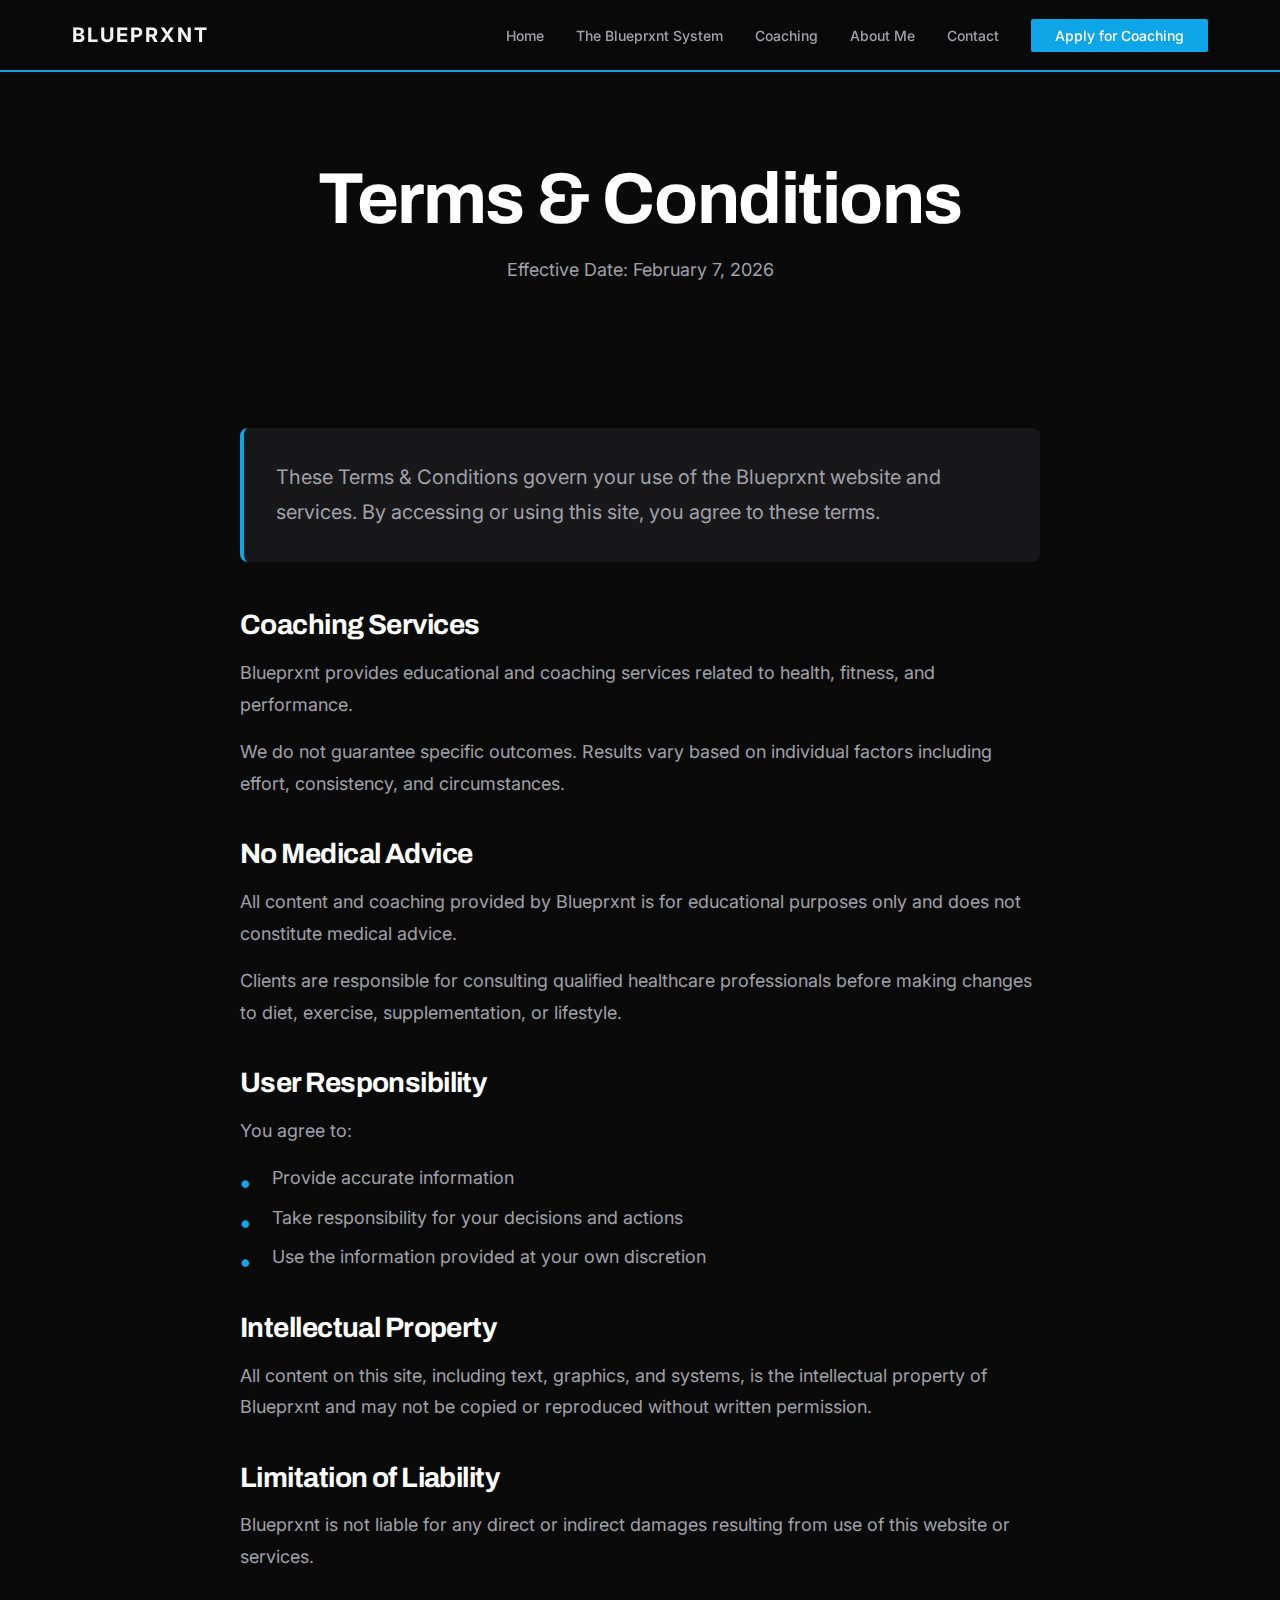
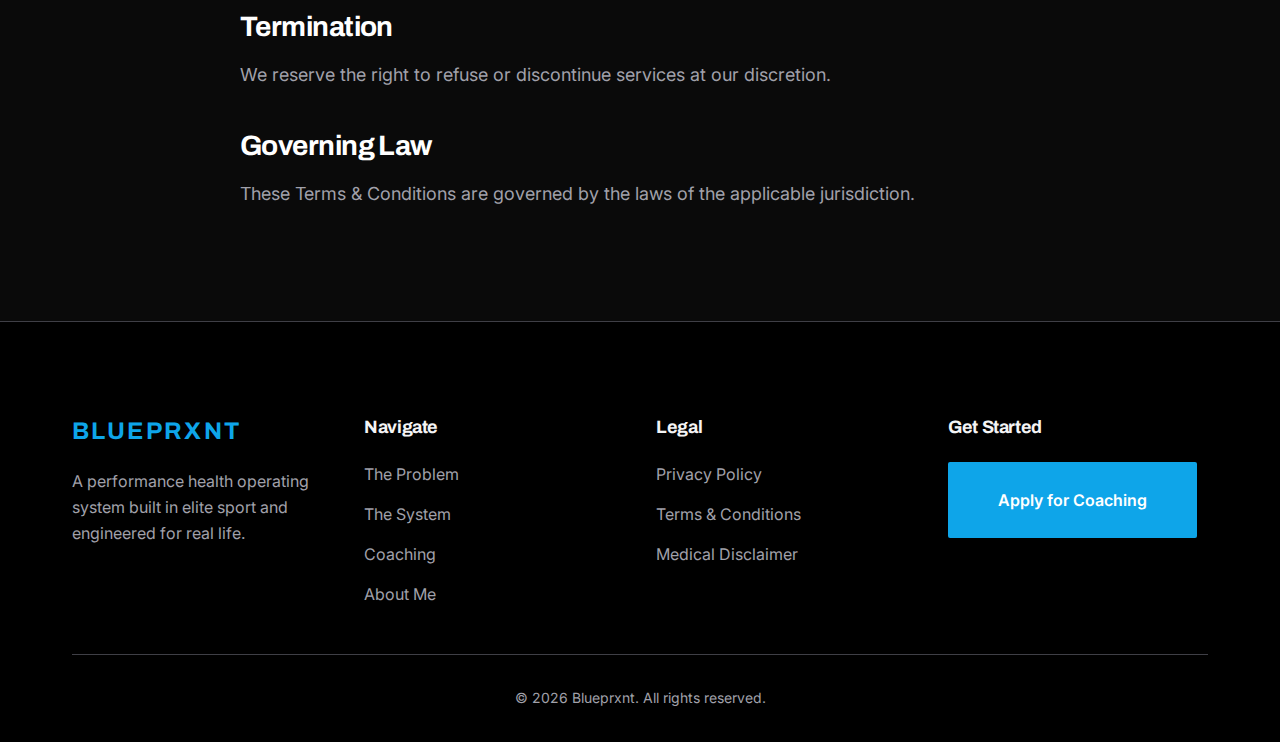
<file: terms.html>
<!DOCTYPE html>
<html lang="en">
<head>
    <meta charset="UTF-8">
    <meta name="viewport" content="width=device-width, initial-scale=1.0">
    <title>Terms & Conditions - BLUEPRXNT</title>
    <meta name="description" content="Blueprxnt Terms & Conditions">
    <link rel="preconnect" href="https://fonts.googleapis.com">
    <link rel="preconnect" href="https://fonts.gstatic.com" crossorigin>
    <link href="https://fonts.googleapis.com/css2?family=Archivo:wght@400;500;600;700;800;900&family=Inter:wght@300;400;500;600;700&display=swap" rel="stylesheet">
    <link rel="stylesheet" href="css/styles.css">
    <link rel="stylesheet" href="css/legal-pages.css">
</head>
<body>
    <!-- Navigation -->
    <nav class="nav">
        <div class="nav-container">
            <a href="/" class="logo">BLUEPRXNT</a>
            <button class="mobile-menu-toggle" aria-label="Toggle menu">
                <span></span>
                <span></span>
                <span></span>
            </button>
            <ul class="nav-menu">
                <li><a href="index.html">Home</a></li>
                <li><a href="system.html">The Blueprxnt System</a></li>
                <li><a href="coaching.html">Coaching</a></li>
                <li><a href="about.html">About Me</a></li>
                <li><a href="contact.html">Contact</a></li>
                <li><a href="apply.html" class="nav-cta">Apply for Coaching</a></li>
            </ul>
        </div>
    </nav>

    <!-- Hero Section -->
    <section class="legal-hero">
        <div class="container">
            <h1 class="legal-title">Terms & Conditions</h1>
            <p class="legal-date">Effective Date: February 7, 2026</p>
        </div>
    </section>

    <!-- Content Section -->
    <section class="legal-content">
        <div class="container">
            <div class="legal-wrapper">
                <p class="legal-intro">These Terms & Conditions govern your use of the Blueprxnt website and services. By accessing or using this site, you agree to these terms.</p>

                <h2 class="legal-heading">Coaching Services</h2>
                <p class="legal-text">Blueprxnt provides educational and coaching services related to health, fitness, and performance.</p>
                <p class="legal-text">We do not guarantee specific outcomes. Results vary based on individual factors including effort, consistency, and circumstances.</p>

                <h2 class="legal-heading">No Medical Advice</h2>
                <p class="legal-text">All content and coaching provided by Blueprxnt is for educational purposes only and does not constitute medical advice.</p>
                <p class="legal-text">Clients are responsible for consulting qualified healthcare professionals before making changes to diet, exercise, supplementation, or lifestyle.</p>

                <h2 class="legal-heading">User Responsibility</h2>
                <p class="legal-text">You agree to:</p>
                <ul class="legal-list">
                    <li>Provide accurate information</li>
                    <li>Take responsibility for your decisions and actions</li>
                    <li>Use the information provided at your own discretion</li>
                </ul>

                <h2 class="legal-heading">Intellectual Property</h2>
                <p class="legal-text">All content on this site, including text, graphics, and systems, is the intellectual property of Blueprxnt and may not be copied or reproduced without written permission.</p>

                <h2 class="legal-heading">Limitation of Liability</h2>
                <p class="legal-text">Blueprxnt is not liable for any direct or indirect damages resulting from use of this website or services.</p>

                <h2 class="legal-heading">Termination</h2>
                <p class="legal-text">We reserve the right to refuse or discontinue services at our discretion.</p>

                <h2 class="legal-heading">Governing Law</h2>
                <p class="legal-text">These Terms & Conditions are governed by the laws of the applicable jurisdiction.</p>
            </div>
        </div>
    </section>

    <!-- Footer -->
    <footer class="footer">
        <div class="container">
            <div class="footer-grid">
                <div class="footer-brand">
                    <h3>BLUEPRXNT</h3>
                    <p>A performance health operating system built in elite sport and engineered for real life.</p>
                </div>
                <div class="footer-links">
                    <h4>Navigate</h4>
                    <ul>
                        <li><a href="index.html">The Problem</a></li>
                        <li><a href="system.html">The System</a></li>
                        <li><a href="coaching.html">Coaching</a></li>
                        <li><a href="about.html">About Me</a></li>
                    </ul>
                </div>
                <div class="footer-links">
                    <h4>Legal</h4>
                    <ul>
                        <li><a href="privacy.html">Privacy Policy</a></li>
                        <li><a href="terms.html">Terms & Conditions</a></li>
                        <li><a href="disclaimer.html">Medical Disclaimer</a></li>
                    </ul>
                </div>
                <div class="footer-cta">
                    <h4>Get Started</h4>
                    <a href="apply.html" class="btn btn-primary">Apply for Coaching</a>
                </div>
            </div>
            <div class="footer-bottom">
                <p>&copy; 2026 Blueprxnt. All rights reserved.</p>
            </div>
        </div>
    </footer>

    <script src="js/script.js"></script>
</body>
</html>
</file>
<file: css/homepage-exact.css>
/* ========================================
   PIXEL-PERFECT HOMEPAGE OVERRIDES
   Exact match to blueprxnt.sintra.site
   ======================================== */

/* Hero Section - Exact Match */
.hero {
    padding: 6rem 1.5rem;
}

@media (min-width: 768px) {
    .hero {
        padding: 8rem 1.5rem;
    }
}

.hero-background {
    background: none;
    opacity: 1;
}

.hero-background::before {
    display: none;
}

.hero-tagline {
    letter-spacing: 0.2em;
    font-size: 0.875rem;
    font-weight: 700;
    margin-bottom: 1.5rem;
}

.hero-title {
    font-size: 2.25rem;
    color: white;
    letter-spacing: -0.025em;
    line-height: 1.1;
    background: none;
    -webkit-text-fill-color: white;
}

@media (min-width: 768px) {
    .hero-title {
        font-size: 3.75rem;
    }
}

@media (min-width: 1024px) {
    .hero-title {
        font-size: 4.5rem;
    }
}

.hero-subtitle {
    font-size: 1.125rem;
    line-height: 1.75;
    margin-bottom: 1.5rem;
}

@media (min-width: 768px) {
    .hero-subtitle {
        font-size: 1.5rem;
    }
}

.hero-gradient-text {
    font-size: 1.5rem;
    line-height: 1.4;
    margin-bottom: 2rem;
}

@media (min-width: 768px) {
    .hero-gradient-text {
        font-size: 2rem;
    }
}

.hero-cta-group {
    gap: 1rem;
    margin-bottom: 2rem;
}

.hero-bottom-text {
    font-size: 1.125rem;
    color: #9ca3af;
    margin-top: 1.5rem;
}

/* Buttons - Exact Match */
.btn {
    padding: 1rem 2rem;
    border-radius: 2px;
    font-size: 1.125rem;
    font-weight: 500;
    transition: all 200ms ease;
    border-width: 1px;
}

.btn-primary {
    background-color: #0ea5e9;
    border-color: #0ea5e9;
}

.btn-primary:hover {
    background-color: #0ea5e9;
    transform: scale(1.05);
    box-shadow: 0 10px 40px rgba(14, 165, 233, 0.25);
}

.btn-secondary {
    background-color: transparent;
    border-color: #52525b;
    color: white;
}

.btn-secondary:hover {
    background-color: transparent;
    border-color: #71717a;
    transform: scale(1.05);
}

.btn-primary-arrow {
    padding: 1rem 2.5rem;
    font-size: 1.125rem;
    box-shadow: 0 4px 14px rgba(14, 165, 233, 0.25);
}

.btn-large {
    padding: 1.25rem 2.5rem;
    font-size: 1.25rem;
}

/* Sections - Exact Spacing */
section {
    padding: 6rem 0;
}

@media (min-width: 768px) {
    section {
        padding: 8rem 0;
    }
}

.container {
    max-width: 1280px;
    padding-left: 1.5rem;
    padding-right: 1.5rem;
}

/* Section Labels */
.section-label {
    font-size: 0.875rem;
    font-weight: 700;
    letter-spacing: 0.15em;
    margin-bottom: 1.5rem;
}

.section-heading {
    font-size: 1.875rem;
    line-height: 1.2;
    margin-bottom: 1.5rem;
}

@media (min-width: 768px) {
    .section-heading {
        font-size: 3rem;
    }
}

.section-heading-center {
    font-size: 1.875rem;
    line-height: 1.2;
    margin-bottom: 1.5rem;
}

@media (min-width: 768px) {
    .section-heading-center {
        font-size: 3rem;
    }
}

/* Trusted By Section */
.trusted-section {
    padding: 4rem 0;
    background-color: #141414;
    border-top: 1px solid #1a1a1a;
    text-align: center;
}

@media (min-width: 768px) {
    .trusted-section {
        padding: 5rem 0;
    }
}

.trusted-heading {
    font-size: 0.875rem;
    font-weight: 700;
    letter-spacing: 0.15em;
    color: #0ea5e9;
    margin-bottom: 2.5rem;
}

@media (min-width: 768px) {
    .trusted-heading {
        font-size: 0.875rem;
    }
}

.trusted-nfl {
    display: flex;
    flex-wrap: wrap;
    justify-content: center;
    gap: 2rem 3rem;
    margin-bottom: 2.5rem;
}

@media (min-width: 768px) {
    .trusted-nfl {
        gap: 2rem 5rem;
    }
}

.trusted-name {
    font-size: 1.125rem;
    font-weight: 700;
    color: #a1a1aa;
}

@media (min-width: 768px) {
    .trusted-name {
        font-size: 1.25rem;
    }
}

.trusted-divider {
    display: flex;
    align-items: center;
    justify-content: center;
    gap: 1rem;
    margin-bottom: 2.5rem;
}

.trusted-divider-line {
    display: block;
    width: 60px;
    height: 1px;
    background-color: #3f3f46;
}

.trusted-divider-text {
    font-size: 0.8rem;
    font-weight: 600;
    letter-spacing: 0.15em;
    color: #71717a;
}

.trusted-ncaa {
    display: flex;
    flex-wrap: wrap;
    justify-content: center;
    gap: 1.25rem 2rem;
}

@media (min-width: 768px) {
    .trusted-ncaa {
        gap: 1.5rem 3rem;
    }
}

.trusted-name-sm {
    font-size: 0.9rem;
    font-weight: 600;
    color: #71717a;
}

@media (min-width: 768px) {
    .trusted-name-sm {
        font-size: 1rem;
    }
}

/* Problem Section */
.problem-section-new {
    padding: 6rem 0;
    text-align: center;
}

@media (min-width: 768px) {
    .problem-section-new {
        padding: 8rem 0;
    }
}

.problem-section-new .section-heading {
    text-align: center;
    max-width: 900px;
    margin-left: auto;
    margin-right: auto;
    margin-bottom: 1.5rem;
}

.problem-section-new .section-intro {
    text-align: center;
}

.problem-section-new .problem-list {
    max-width: 900px;
    margin: 0 auto;
    text-align: left;
}

.problem-item {
    padding: 1.5rem 2rem;
    gap: 1rem;
    background-color: #18181b;
    border: 1px solid #27272a;
    border-radius: 2px;
    margin-bottom: 1rem;
    display: flex;
    align-items: center;
}

.problem-item p {
    font-size: 1.125rem;
    color: #d4d4d8;
    margin: 0;
}

@media (min-width: 768px) {
    .problem-item {
        padding: 2rem 2.5rem;
    }

    .problem-item p {
        font-size: 1.25rem;
    }
}

/* Problem Cost Section */
.problem-cost-section {
    margin-top: 4rem;
    padding: 3rem 2rem;
    max-width: 900px;
    margin-left: auto;
    margin-right: auto;
    border-left: 4px solid #0ea5e9;
}

.cost-heading {
    font-size: 2rem;
    font-weight: 700;
    color: white;
    line-height: 1.2;
    margin-bottom: 1rem;
    letter-spacing: -0.02em;
}

@media (min-width: 768px) {
    .cost-heading {
        font-size: 2.5rem;
    }
}

.cost-subheading {
    font-size: 1.25rem;
    color: #a1a1aa;
    line-height: 1.5;
    margin: 0;
}

@media (min-width: 768px) {
    .cost-subheading {
        font-size: 1.5rem;
    }
}

/* Why Different Section */
.why-different-section {
    gap: 3rem;
}

.why-heading {
    font-size: 1.875rem;
    line-height: 1.3;
}

@media (min-width: 768px) {
    .why-heading {
        font-size: 2.25rem;
    }
}

@media (min-width: 1024px) {
    .why-heading {
        font-size: 3rem;
    }
}

.why-text {
    font-size: 1.125rem;
    line-height: 1.8;
}

.quote-box {
    padding: 1.5rem 2rem;
}

.quote-box p {
    font-size: 1.25rem;
}

@media (min-width: 768px) {
    .quote-box p {
        font-size: 1.5rem;
    }
}

.comparison-card {
    padding: 1.5rem;
}

.comparison-text {
    font-size: 1rem;
}

@media (min-width: 768px) {
    .comparison-text {
        font-size: 1.125rem;
    }
}

/* What Section */
.what-text {
    font-size: 1.125rem;
    line-height: 1.75;
}

.tag {
    padding: 0.5rem 1rem;
    font-size: 0.875rem;
}

.result-box {
    padding: 2rem;
}

.result-grid {
    gap: 0.75rem;
}

.result-item span {
    font-size: 1.125rem;
}

@media (min-width: 768px) {
    .result-item span {
        font-size: 1.25rem;
    }
}

.section-tagline {
    font-size: 1.5rem;
    margin-top: 3rem;
}

@media (min-width: 768px) {
    .section-tagline {
        font-size: 2rem;
    }
}

@media (min-width: 1024px) {
    .section-tagline {
        font-size: 2.5rem;
    }
}

/* Process Cards */
.process-card-new {
    padding: 1.5rem;
}

.process-number {
    font-size: 2rem;
    font-weight: 800;
    margin-bottom: 1rem;
    color: #0ea5e9;
}

.process-title {
    font-size: 1.25rem;
    margin-bottom: 0.75rem;
}

.process-desc {
    font-size: 0.875rem;
}

@media (min-width: 768px) {
    .process-desc {
        font-size: 1rem;
    }
}

/* System Diagram */
.system-closing-subtle {
    text-align: center;
    font-size: 1.125rem;
    color: #a1a1aa;
    margin-top: 3rem;
    margin-bottom: 0.75rem;
}

.system-closing-bold {
    text-align: center;
    font-size: 1.5rem;
    font-weight: 700;
    color: var(--color-text-primary);
    margin-bottom: 0;
}

@media (min-width: 768px) {
    .system-closing-bold {
        font-size: 1.75rem;
    }
}

.btn-lg {
    padding: 1rem 2.5rem;
    font-size: 1.125rem;
}

.system-node {
    padding: 1.5rem;
}

.system-node h4 {
    font-size: 1.125rem;
}

@media (min-width: 768px) {
    .system-node h4 {
        font-size: 1.25rem;
    }
}

.system-node p {
    font-size: 0.875rem;
}

/* Who Section */
.who-card {
    padding: 2rem;
}

.who-header h3 {
    font-size: 1.5rem;
}

@media (min-width: 768px) {
    .who-header h3 {
        font-size: 1.875rem;
    }
}

.who-list li span {
    font-size: 1rem;
}

@media (min-width: 768px) {
    .who-list li span {
        font-size: 1.125rem;
    }
}

/* Final CTA */
.final-cta-section {
    padding: 8rem 0;
}

@media (min-width: 768px) {
    .final-cta-section {
        padding: 10rem 0;
    }
}

.final-cta-heading {
    font-size: 2.25rem;
    line-height: 1.2;
    margin-bottom: 1.5rem;
}

@media (min-width: 768px) {
    .final-cta-heading {
        font-size: 3rem;
    }
}

@media (min-width: 1024px) {
    .final-cta-heading {
        font-size: 3.75rem;
    }
}

.final-cta-text {
    font-size: 1.125rem;
    margin-bottom: 2rem;
}

@media (min-width: 768px) {
    .final-cta-text {
        font-size: 1.25rem;
    }
}

/* Grid Responsive */
@media (max-width: 767px) {
    .why-content-wrapper,
    .what-content-grid,
    .who-grid {
        grid-template-columns: 1fr;
        gap: 2rem;
    }

    .process-cards-grid {
        grid-template-columns: 1fr;
        gap: 1.5rem;
    }

    .system-diagram-new {
        padding: 2rem 0;
    }
}

@media (min-width: 768px) and (max-width: 1023px) {
    .process-cards-grid {
        grid-template-columns: repeat(2, 1fr);
    }
}

@media (min-width: 1024px) {
    .process-cards-grid {
        grid-template-columns: repeat(5, 1fr);
    }
}
</file>
<file: css/apply-page.css>
/* ========================================
   APPLY PAGE - MULTI-STEP FORM
   ======================================== */

/* Application Section */
.application-section {
    min-height: 100vh;
    background-color: #0a0a0a;
    padding: 3rem 0 4rem;
}

@media (min-width: 768px) {
    .application-section {
        padding: 4rem 0 5rem;
    }
}

.app-container {
    max-width: 900px;
    margin: 0 auto;
    padding: 0 1rem;
}

@media (min-width: 768px) {
    .app-container {
        padding: 0 2rem;
    }
}

/* Header */
.app-header {
    text-align: center;
    margin-bottom: 2.5rem;
}

@media (min-width: 768px) {
    .app-header {
        margin-bottom: 3rem;
    }
}

.app-label {
    font-size: 0.875rem;
    font-weight: 500;
    letter-spacing: 0.1em;
    text-transform: uppercase;
    color: #0ea5e9;
    margin-bottom: 1.5rem;
}

.app-title {
    font-size: 2.25rem;
    font-weight: 700;
    color: white;
    margin-bottom: 1rem;
    line-height: 1.1;
    letter-spacing: -0.02em;
}

@media (min-width: 768px) {
    .app-title {
        font-size: 3.75rem;
    }
}

@media (min-width: 1024px) {
    .app-title {
        font-size: 4.5rem;
    }
}

.app-subtitle {
    font-size: 1rem;
    color: #a1a1aa;
    line-height: 1.75;
    max-width: 700px;
    margin: 0 auto;
}

@media (min-width: 768px) {
    .app-subtitle {
        font-size: 1.125rem;
    }
}

/* Progress Bar */
.progress-container {
    margin-bottom: 3rem;
}

.progress-text {
    display: flex;
    justify-content: space-between;
    align-items: center;
    margin-bottom: 0.75rem;
}

.progress-step,
.progress-percent {
    font-size: 0.875rem;
    color: #71717a;
}

@media (min-width: 768px) {
    .progress-step,
    .progress-percent {
        font-size: 1rem;
    }
}

.progress-bar {
    width: 100%;
    height: 8px;
    background-color: #27272a;
    border-radius: 9999px;
    overflow: hidden;
}

.progress-fill {
    height: 100%;
    background: linear-gradient(90deg, #0ea5e9 0%, #14b8a6 100%);
    transition: width 400ms ease;
    width: 14%;
}

/* Multi-Step Form */
.multi-step-form {
    position: relative;
}

.form-step {
    display: none;
    animation: fadeIn 400ms ease;
}

.form-step.active {
    display: block;
}

@keyframes fadeIn {
    from {
        opacity: 0;
        transform: translateY(10px);
    }
    to {
        opacity: 1;
        transform: translateY(0);
    }
}

/* Step Card */
.step-card {
    background-color: #18181b;
    border: 1px solid #3f3f46;
    border-radius: 12px;
    padding: 2rem 1.5rem;
}

@media (min-width: 768px) {
    .step-card {
        padding: 2.5rem 2rem;
    }
}

@media (min-width: 1024px) {
    .step-card {
        padding: 3rem 2.5rem;
    }
}

.step-title {
    font-size: 1.5rem;
    font-weight: 700;
    color: white;
    margin-bottom: 1.5rem;
}

@media (min-width: 768px) {
    .step-title {
        font-size: 1.75rem;
        margin-bottom: 2rem;
    }
}

.step-description {
    font-size: 1rem;
    color: #a1a1aa;
    margin-bottom: 1.5rem;
}

/* Form Groups */
.form-group {
    margin-bottom: 1.5rem;
}

.form-group.full-width {
    width: 100%;
}

.form-row {
    display: grid;
    grid-template-columns: 1fr;
    gap: 1.5rem;
    margin-bottom: 0;
}

@media (min-width: 768px) {
    .form-row {
        grid-template-columns: repeat(2, 1fr);
    }

    .form-row.three-col {
        grid-template-columns: repeat(3, 1fr);
    }
}

.form-label {
    display: block;
    font-size: 1rem;
    font-weight: 600;
    color: white;
    margin-bottom: 0.5rem;
    text-align: left;
}

.required {
    color: #ef4444;
}

/* Form Inputs */
.form-input,
.form-textarea {
    width: 100%;
    background-color: #0a0a0a;
    border: 1px solid #3f3f46;
    border-radius: 8px;
    padding: 0.875rem 1rem;
    font-size: 1rem;
    color: white;
    font-family: inherit;
    transition: all 200ms ease;
}

.form-input:focus,
.form-textarea:focus {
    outline: none;
    border-color: #0ea5e9;
    background-color: #18181b;
}

.form-input::placeholder,
.form-textarea::placeholder {
    color: #52525b;
}

.form-input.error,
.form-textarea.error {
    border-color: #ef4444;
}

.form-textarea {
    resize: vertical;
    min-height: 120px;
}

.field-error {
    color: #ef4444;
    font-size: 0.875rem;
    margin-top: 0.25rem;
    display: none;
}

.form-input.error + .field-error,
.form-textarea.error + .field-error {
    display: block;
}

/* Radio Buttons */
.radio-group {
    display: flex;
    flex-direction: column;
    gap: 0.75rem;
}

.radio-option {
    display: flex;
    align-items: center;
    padding: 1rem 1.25rem;
    background-color: #0a0a0a;
    border: 1px solid #3f3f46;
    border-radius: 8px;
    cursor: pointer;
    transition: all 200ms ease;
}

.radio-option:hover {
    border-color: #52525b;
}

.radio-option input[type="radio"] {
    width: 20px;
    height: 20px;
    margin-right: 0.875rem;
    cursor: pointer;
    accent-color: #0ea5e9;
}

.radio-label {
    font-size: 1rem;
    color: #d4d4d8;
    cursor: pointer;
}

.radio-option:has(input[type="radio"]:checked) {
    border-color: #0ea5e9;
    background-color: rgba(14, 165, 233, 0.05);
}

/* Checkboxes */
.checkbox-grid {
    display: grid;
    grid-template-columns: 1fr;
    gap: 0.75rem;
}

@media (min-width: 768px) {
    .checkbox-grid {
        grid-template-columns: repeat(2, 1fr);
        gap: 1rem;
    }
}

.checkbox-option {
    display: flex;
    align-items: center;
    padding: 1rem 1.25rem;
    background-color: #0a0a0a;
    border: 1px solid #3f3f46;
    border-radius: 8px;
    cursor: pointer;
    transition: all 200ms ease;
}

.checkbox-option:hover {
    border-color: #52525b;
}

.checkbox-option input[type="checkbox"] {
    width: 20px;
    height: 20px;
    margin-right: 0.875rem;
    cursor: pointer;
    accent-color: #0ea5e9;
}

.checkbox-label {
    font-size: 1rem;
    color: #d4d4d8;
    cursor: pointer;
}

.checkbox-option:has(input[type="checkbox"]:checked) {
    border-color: #0ea5e9;
    background-color: rgba(14, 165, 233, 0.05);
}

/* Info Box */
.info-box {
    background-color: rgba(14, 165, 233, 0.1);
    border: 1px solid rgba(14, 165, 233, 0.3);
    border-radius: 8px;
    padding: 1.25rem 1.5rem;
    margin-top: 2rem;
}

.info-title {
    font-size: 1rem;
    font-weight: 700;
    color: #0ea5e9;
    margin-bottom: 0.5rem;
}

.info-text {
    font-size: 0.9375rem;
    color: #a1a1aa;
    line-height: 1.6;
    margin: 0;
}

/* Form Actions */
.form-actions {
    display: flex;
    justify-content: space-between;
    align-items: center;
    margin-top: 2.5rem;
    gap: 1rem;
}

/* Buttons */
.btn-back,
.btn-continue,
.btn-submit {
    padding: 0.875rem 2rem;
    font-size: 1rem;
    font-weight: 600;
    border-radius: 8px;
    cursor: pointer;
    transition: all 200ms ease;
    border: none;
    font-family: inherit;
}

@media (min-width: 768px) {
    .btn-back,
    .btn-continue,
    .btn-submit {
        padding: 1rem 2.5rem;
        font-size: 1.0625rem;
    }
}

.btn-back {
    background-color: transparent;
    color: #a1a1aa;
    border: 1px solid #3f3f46;
}

.btn-back:hover {
    color: white;
    border-color: #52525b;
}

.btn-continue,
.btn-submit {
    background-color: #0ea5e9;
    color: white;
    margin-left: auto;
}

.btn-continue:hover,
.btn-submit:hover {
    background-color: #0284c7;
    transform: translateY(-1px);
}

.btn-submit {
    min-width: 200px;
}

/* Success Checkmark Icon */
.success-icon {
    width: 80px;
    height: 80px;
    margin: 0 auto 2rem;
    background-color: rgba(14, 165, 233, 0.1);
    border-radius: 50%;
    display: flex;
    align-items: center;
    justify-content: center;
}

.success-icon svg {
    width: 40px;
    height: 40px;
    color: #0ea5e9;
    stroke-width: 3;
}

/* Success Message */
.success-message {
    text-align: center;
    padding: 4rem 2rem;
}

.success-title {
    font-size: 2rem;
    font-weight: 700;
    color: white;
    margin-bottom: 1rem;
}

@media (min-width: 768px) {
    .success-title {
        font-size: 2.5rem;
    }
}

.success-text {
    font-size: 1.125rem;
    color: #a1a1aa;
    margin-bottom: 2.5rem;
}

.success-link {
    display: inline-flex;
    align-items: center;
    gap: 0.5rem;
    background-color: #0ea5e9;
    color: white;
    padding: 1rem 2rem;
    border-radius: 8px;
    text-decoration: none;
    font-weight: 600;
    transition: all 200ms ease;
}

.success-link:hover {
    background-color: #0284c7;
    transform: translateY(-1px);
}

/* Newsletter Section */
.newsletter-section {
    background-color: #0a0a0a;
    border-top: 1px solid #27272a;
    padding: 3rem 0;
    text-align: center;
}

.newsletter-title {
    font-size: 1.125rem;
    font-weight: 700;
    letter-spacing: 0.1em;
    color: #0ea5e9;
    margin-bottom: 1rem;
}

.newsletter-description {
    font-size: 1rem;
    color: #a1a1aa;
    line-height: 1.75;
    max-width: 600px;
    margin: 0 auto 2rem;
}

.newsletter-form {
    display: flex;
    gap: 0.75rem;
    max-width: 500px;
    margin: 0 auto;
    flex-direction: column;
}

@media (min-width: 768px) {
    .newsletter-form {
        flex-direction: row;
    }
}

.newsletter-input {
    flex: 1;
    background-color: #18181b;
    border: 1px solid #3f3f46;
    border-radius: 8px;
    padding: 0.875rem 1rem;
    font-size: 1rem;
    color: white;
    font-family: inherit;
}

.newsletter-input:focus {
    outline: none;
    border-color: #0ea5e9;
}

.newsletter-input::placeholder {
    color: #52525b;
}

.newsletter-button {
    background-color: #0ea5e9;
    color: white;
    border: none;
    border-radius: 8px;
    padding: 0.875rem 2rem;
    font-size: 1rem;
    font-weight: 600;
    cursor: pointer;
    transition: all 200ms ease;
    font-family: inherit;
}

.newsletter-button:hover {
    background-color: #0284c7;
}

/* Responsive Adjustments */
@media (max-width: 767px) {
    .form-row.three-col {
        grid-template-columns: 1fr;
    }

    .form-actions {
        flex-direction: column;
    }

    .btn-back,
    .btn-continue,
    .btn-submit {
        width: 100%;
    }

    .btn-continue,
    .btn-submit {
        margin-left: 0;
    }
}
</file>
<file: css/coaching-page.css>
/* ========================================
   COACHING PAGE - PIXEL PERFECT STYLING
   ======================================== */

/* Hero Section */
.coaching-hero {
    padding: 8rem 0 6rem;
    background-color: #0a0a0a;
}

@media (min-width: 768px) {
    .coaching-hero {
        padding: 10rem 0 8rem;
    }
}

.coaching-hero-title {
    font-size: 2.25rem;
    font-weight: 700;
    line-height: 1.1;
    letter-spacing: -0.02em;
    color: white;
    margin-bottom: 2rem;
    text-align: center;
}

@media (min-width: 768px) {
    .coaching-hero-title {
        font-size: 3.75rem;
    }
}

@media (min-width: 1024px) {
    .coaching-hero-title {
        font-size: 4.5rem;
    }
}

.title-highlight {
    color: #0ea5e9;
}

.coaching-subtitle {
    font-size: 1.75rem;
    font-weight: 700;
    color: white;
    text-align: center;
    margin-bottom: 2.5rem;
}

@media (min-width: 768px) {
    .coaching-subtitle {
        font-size: 2.25rem;
    }
}

.coaching-intro {
    font-size: 1.125rem;
    color: #a1a1aa;
    text-align: center;
    margin-bottom: 0.5rem;
    line-height: 1.75;
}

@media (min-width: 768px) {
    .coaching-intro {
        font-size: 1.25rem;
    }
}

/* Coaching Levels Section */
.coaching-levels-section {
    padding: 6rem 0;
    background-color: #141414;
}

@media (min-width: 768px) {
    .coaching-levels-section {
        padding: 8rem 0;
    }
}

.levels-label {
    font-size: 0.875rem;
    font-weight: 500;
    letter-spacing: 0.1em;
    text-transform: uppercase;
    color: #0ea5e9;
    text-align: left;
    margin-bottom: 4rem;
}

.coaching-tier-card {
    background-color: #18181b;
    border: 1px solid #3f3f46;
    border-radius: 2px;
    padding: 1.5rem 1.25rem;
    margin-bottom: 1.5rem;
    transition: all 200ms ease;
}

@media (min-width: 768px) {
    .coaching-tier-card {
        padding: 2rem 1.5rem;
    }
}

@media (min-width: 1024px) {
    .coaching-tier-card {
        padding: 2.25rem 2rem;
    }
}

.coaching-tier-card:hover {
    border-color: #0ea5e9;
    transform: translateY(-2px);
}

.coaching-tier-card.elite-card {
    border: 1px solid #3f3f46;
    background-color: #18181b;
}

.tier-card-title {
    font-size: 1.5rem;
    font-weight: 700;
    color: white;
    margin-bottom: 0.5rem;
}

@media (min-width: 768px) {
    .tier-card-title {
        font-size: 1.5rem;
    }
}

@media (min-width: 1024px) {
    .tier-card-title {
        font-size: 1.75rem;
    }
}

.tier-card-subtitle {
    font-size: 1rem;
    color: #a1a1aa;
    margin-bottom: 0.75rem;
    line-height: 1.5;
}

@media (min-width: 768px) {
    .tier-card-subtitle {
        font-size: 0.95rem;
    }
}

@media (min-width: 1024px) {
    .tier-card-subtitle {
        font-size: 1rem;
    }
}

.tier-card-text {
    font-size: 0.95rem;
    color: #71717a;
    margin-bottom: 1.25rem;
    line-height: 1.6;
}

@media (min-width: 768px) {
    .tier-card-text {
        font-size: 0.875rem;
    }
}

@media (min-width: 1024px) {
    .tier-card-text {
        font-size: 0.95rem;
    }
}

.tier-card-highlight {
    font-size: 0.95rem;
    color: #0ea5e9;
    font-weight: 600;
    margin-bottom: 1.25rem;
    line-height: 1.6;
}

@media (min-width: 768px) {
    .tier-card-highlight {
        font-size: 0.875rem;
    }
}

@media (min-width: 1024px) {
    .tier-card-highlight {
        font-size: 0.95rem;
    }
}

.tier-columns {
    display: grid;
    grid-template-columns: 1fr;
    gap: 1.25rem;
}

@media (min-width: 768px) {
    .tier-columns {
        grid-template-columns: repeat(3, 1fr);
        gap: 1.5rem;
    }
}

@media (min-width: 1024px) {
    .tier-columns {
        gap: 1.75rem;
    }
}

.tier-column {
    display: flex;
    flex-direction: column;
}

.column-title {
    font-size: 0.95rem;
    color: #0ea5e9;
    font-weight: 600;
    margin-bottom: 0.5rem;
}

@media (min-width: 768px) {
    .column-title {
        font-size: 0.875rem;
    }
}

@media (min-width: 1024px) {
    .column-title {
        font-size: 0.95rem;
    }
}

.tier-list {
    list-style: none;
    padding: 0;
    margin: 0;
}

.tier-list li {
    font-size: 0.875rem;
    color: #a1a1aa;
    line-height: 1.5;
    padding-left: 1rem;
    position: relative;
    margin-bottom: 0.35rem;
}

@media (min-width: 768px) {
    .tier-list li {
        font-size: 0.8125rem;
    }
}

@media (min-width: 1024px) {
    .tier-list li {
        font-size: 0.875rem;
    }
}

.tier-list li::before {
    content: '•';
    position: absolute;
    left: 0;
    color: #a1a1aa;
    font-weight: 700;
}

.tier-list-checkmark li::before {
    content: '✓';
    color: #0ea5e9;
}

.tier-desc {
    font-size: 0.875rem;
    color: #a1a1aa;
    line-height: 1.5;
    margin: 0;
}

@media (min-width: 768px) {
    .tier-desc {
        font-size: 0.8125rem;
    }
}

@media (min-width: 1024px) {
    .tier-desc {
        font-size: 0.875rem;
    }
}

.tier-highlight-text {
    font-size: 0.875rem;
    color: #14b8a6;
    font-weight: 600;
    line-height: 1.5;
    margin-top: 0.5rem;
}

@media (min-width: 768px) {
    .tier-highlight-text {
        font-size: 0.8125rem;
    }
}

@media (min-width: 1024px) {
    .tier-highlight-text {
        font-size: 0.875rem;
    }
}

.tier-goal {
    font-size: 0.8125rem;
    color: white;
    font-weight: 400;
    margin-top: 1rem;
    text-align: left;
    line-height: 1.5;
}

@media (min-width: 768px) {
    .tier-goal {
        font-size: 0.875rem;
    }
}

@media (min-width: 1024px) {
    .tier-goal {
        font-size: 0.95rem;
    }
}

/* How to Choose Section */
.choose-level-section {
    padding: 6rem 0;
    background-color: #0a0a0a;
}

@media (min-width: 768px) {
    .choose-level-section {
        padding: 8rem 0;
    }
}

.choose-grid {
    display: grid;
    grid-template-columns: 1fr;
    gap: 1.5rem;
    margin: 3rem 0;
}

@media (min-width: 768px) {
    .choose-grid {
        grid-template-columns: repeat(2, 1fr);
    }
}

.choose-card {
    background-color: #18181b;
    border: 1px solid #3f3f46;
    border-radius: 2px;
    padding: 2rem;
    transition: all 200ms ease;
}

@media (min-width: 768px) {
    .choose-card {
        padding: 2.5rem;
    }
}

.choose-card:hover {
    border-color: #0ea5e9;
    transform: translateY(-2px);
}

.choose-text {
    font-size: 1.125rem;
    color: #a1a1aa;
    line-height: 1.75;
    margin: 0;
}

@media (min-width: 768px) {
    .choose-text {
        font-size: 1.25rem;
    }
}

.choose-text .arrow {
    color: #0ea5e9;
    font-weight: 700;
    margin: 0 0.5rem;
}

.choose-text strong {
    color: white;
    font-weight: 700;
}

.choose-note {
    font-size: 1.125rem;
    color: #a1a1aa;
    text-align: center;
    margin-top: 2.5rem;
    line-height: 1.75;
}

@media (min-width: 768px) {
    .choose-note {
        font-size: 1.25rem;
    }
}

/* Results Section */
.results-section {
    padding: 6rem 0;
    background-color: #141414;
}

@media (min-width: 768px) {
    .results-section {
        padding: 8rem 0;
    }
}

.results-label {
    font-size: 0.875rem;
    font-weight: 500;
    letter-spacing: 0.1em;
    text-transform: uppercase;
    color: #0ea5e9;
    text-align: left;
    margin-bottom: 1.5rem;
}

.results-heading {
    font-size: 1.875rem;
    font-weight: 700;
    color: white;
    text-align: left;
    margin-bottom: 3rem;
    line-height: 1.1;
    letter-spacing: -0.02em;
}

@media (min-width: 768px) {
    .results-heading {
        font-size: 3rem;
    }
}

/* Testimonial Tabs */
.testimonial-tabs {
    display: flex;
    gap: 1rem;
    margin-bottom: 3rem;
    flex-wrap: wrap;
}

.tab-btn {
    background-color: #27272a;
    color: #a1a1aa;
    border: none;
    border-radius: 2px;
    padding: 0.75rem 1.75rem;
    font-size: 0.9375rem;
    font-weight: 600;
    cursor: pointer;
    transition: all 200ms ease;
    font-family: inherit;
}

@media (min-width: 768px) {
    .tab-btn {
        padding: 0.875rem 2rem;
        font-size: 1rem;
    }
}

.tab-btn:hover {
    background-color: #3f3f46;
    color: white;
}

.tab-btn.active {
    background-color: #0ea5e9;
    color: white;
}

/* Tab Content */
.tab-content {
    display: none;
}

.tab-content.active {
    display: block;
}

.testimonials-row {
    display: grid;
    grid-template-columns: 1fr;
    gap: 2rem;
    max-width: 1400px;
    margin: 0 auto;
}

@media (min-width: 768px) {
    .testimonials-row {
        grid-template-columns: repeat(2, 1fr);
        gap: 2rem;
    }
}

@media (min-width: 1024px) {
    .testimonials-row {
        grid-template-columns: repeat(3, 1fr);
        gap: 2rem;
    }
}

.testimonial-box {
    background-color: #18181b;
    border: 1px solid #3f3f46;
    border-radius: 2px;
    padding: 2rem;
}

@media (min-width: 768px) {
    .testimonial-box {
        padding: 2.5rem;
    }
}

.testimonial-badge {
    display: inline-block;
    background-color: rgba(20, 184, 166, 0.15);
    color: #14b8a6;
    font-size: 0.8125rem;
    font-weight: 600;
    padding: 0.375rem 0.875rem;
    border-radius: 4px;
    margin-bottom: 1.25rem;
}

.testimonial-text {
    font-size: 1rem;
    color: #a1a1aa;
    font-style: italic;
    line-height: 1.75;
    margin-bottom: 1.5rem;
}

@media (min-width: 768px) {
    .testimonial-text {
        font-size: 1.0625rem;
    }
}

.testimonial-author {
    font-size: 1.0625rem;
    font-weight: 700;
    color: white;
    margin: 0 0 0.25rem 0;
}

.testimonial-position {
    font-size: 0.9375rem;
    color: #71717a;
    margin: 0;
}

/* Coaching CTA Section */
.coaching-cta-section {
    padding: 8rem 0;
    background-color: #0a0a0a;
    text-align: center;
}

@media (min-width: 768px) {
    .coaching-cta-section {
        padding: 10rem 0;
    }
}

.cta-heading {
    font-size: 2.25rem;
    font-weight: 700;
    color: white;
    margin-bottom: 1.5rem;
    line-height: 1.1;
    letter-spacing: -0.02em;
}

@media (min-width: 768px) {
    .cta-heading {
        font-size: 3.75rem;
    }
}

@media (min-width: 1024px) {
    .cta-heading {
        font-size: 4.5rem;
    }
}

.cta-text {
    font-size: 1.125rem;
    color: #a1a1aa;
    margin-bottom: 2.5rem;
    line-height: 1.75;
}

@media (min-width: 768px) {
    .cta-text {
        font-size: 1.25rem;
    }
}

.btn-arrow {
    display: inline-flex;
    align-items: center;
    gap: 0.5rem;
}
</file>
<file: css/legal-pages.css>
/* ========================================
   LEGAL PAGES - STYLING
   ======================================== */

/* Hero Section */
.legal-hero {
    padding: 8rem 0 4rem;
    background-color: #0a0a0a;
    text-align: center;
}

@media (min-width: 768px) {
    .legal-hero {
        padding: 10rem 0 5rem;
    }
}

.legal-title {
    font-size: 2.25rem;
    font-weight: 700;
    color: white;
    margin-bottom: 1rem;
    line-height: 1.1;
    letter-spacing: -0.02em;
}

@media (min-width: 768px) {
    .legal-title {
        font-size: 3.75rem;
    }
}

@media (min-width: 1024px) {
    .legal-title {
        font-size: 4.5rem;
    }
}

.legal-date {
    font-size: 1rem;
    color: #a1a1aa;
}

@media (min-width: 768px) {
    .legal-date {
        font-size: 1.125rem;
    }
}

/* Content Section */
.legal-content {
    padding: 3rem 0 5rem;
    background-color: #0a0a0a;
}

@media (min-width: 768px) {
    .legal-content {
        padding: 4rem 0 6rem;
    }
}

.legal-wrapper {
    max-width: 800px;
    margin: 0 auto;
}

.legal-intro {
    font-size: 1.125rem;
    color: #a1a1aa;
    line-height: 1.75;
    margin-bottom: 3rem;
    padding: 1.5rem;
    background-color: #18181b;
    border-left: 4px solid #0ea5e9;
    border-radius: 0.5rem;
}

@media (min-width: 768px) {
    .legal-intro {
        font-size: 1.25rem;
        padding: 2rem;
    }
}

.legal-heading {
    font-size: 1.5rem;
    font-weight: 700;
    color: white;
    margin-top: 2.5rem;
    margin-bottom: 1rem;
}

@media (min-width: 768px) {
    .legal-heading {
        font-size: 1.75rem;
    }
}

.legal-text {
    font-size: 1rem;
    color: #a1a1aa;
    line-height: 1.75;
    margin-bottom: 1rem;
}

@media (min-width: 768px) {
    .legal-text {
        font-size: 1.125rem;
    }
}

.legal-list {
    list-style: none;
    padding: 0;
    margin: 1rem 0 2rem 0;
}

.legal-list li {
    font-size: 1rem;
    color: #a1a1aa;
    line-height: 1.75;
    padding-left: 2rem;
    position: relative;
    margin-bottom: 0.5rem;
}

@media (min-width: 768px) {
    .legal-list li {
        font-size: 1.125rem;
    }
}

.legal-list li::before {
    content: '•';
    position: absolute;
    left: 0;
    color: #0ea5e9;
    font-weight: 700;
    font-size: 1.5rem;
}

/* Footer Enhancement for Legal Pages */
.footer-grid {
    display: grid;
    grid-template-columns: 1fr;
    gap: 2rem;
}

@media (min-width: 768px) {
    .footer-grid {
        grid-template-columns: repeat(2, 1fr);
    }
}

@media (min-width: 1024px) {
    .footer-grid {
        grid-template-columns: repeat(4, 1fr);
    }
}
</file>
<file: css/system-page.css>
/* ========================================
   SYSTEM PAGE - PIXEL PERFECT STYLING
   ======================================== */

/* Hero Section */
.system-hero {
    padding: 8rem 0 6rem;
    background-color: #0a0a0a;
}

@media (min-width: 768px) {
    .system-hero {
        padding: 10rem 0 8rem;
    }
}

.system-hero-title {
    font-size: 2.25rem;   /* 36px mobile */
    font-weight: 700;
    line-height: 1.1;
    letter-spacing: -0.02em;
    color: white;
    margin-bottom: 2.5rem;
    max-width: 1100px;
}

@media (min-width: 768px) {
    .system-hero-title {
        font-size: 3.75rem;  /* 60px */
    }
}

@media (min-width: 1024px) {
    .system-hero-title {
        font-size: 4.5rem;   /* 72px */
    }
}

.system-intro {
    margin-bottom: 3rem;
}

.intro-text-bold {
    font-size: 1.25rem;
    color: white;
    font-weight: 600;
    line-height: 1.75;
    margin-bottom: 1.5rem;
}

@media (min-width: 768px) {
    .intro-text-bold {
        font-size: 1.375rem;
    }
}

.intro-text {
    font-size: 1.125rem;
    color: #a1a1aa;
    line-height: 1.75;
    margin-bottom: 1.5rem;
}

.intro-text-large {
    font-size: 1.25rem;
    background: linear-gradient(135deg, #a1a1aa 0%, #71717a 100%);
    -webkit-background-clip: text;
    -webkit-text-fill-color: transparent;
    background-clip: text;
    line-height: 1.75;
}

@media (min-width: 768px) {
    .intro-text-large {
        font-size: 1.5rem;
    }
}

.not-list {
    margin: 2.5rem 0;
}

.not-list p {
    font-size: 1.125rem;
    color: #71717a;
    line-height: 1.75;
    margin-bottom: 0.5rem;
}

@media (min-width: 768px) {
    .not-list p {
        font-size: 1.25rem;
    }
}

.highlight-box {
    background-color: transparent;
    border: none;
    border-left: 3px solid #0ea5e9;
    border-radius: 0;
    padding: 1.5rem 2rem;
    margin: 3rem 0;
}

@media (min-width: 768px) {
    .highlight-box {
        padding: 1.5rem 2.5rem;
    }
}

.highlight-text {
    font-size: 1.125rem;
    color: white;
    line-height: 1.75;
    margin-bottom: 2rem;
}

@media (min-width: 768px) {
    .highlight-text {
        font-size: 1.25rem;
    }
}

.tags-row {
    display: flex;
    flex-wrap: wrap;
    gap: 1rem;
}

.pill-tag {
    display: inline-block;
    padding: 0.75rem 1.5rem;
    background-color: #18181b;
    border: 1px solid #3f3f46;
    border-radius: 2px;
    font-size: 0.875rem;
    color: white;
    font-weight: 500;
}

@media (min-width: 768px) {
    .pill-tag {
        font-size: 1rem;
    }
}

.closing-statement {
    font-size: 1.25rem;
    color: white;
    font-weight: 600;
    margin-top: 3rem;
}

@media (min-width: 768px) {
    .closing-statement {
        font-size: 1.5rem;
    }
}

/* Core Principle Section */
.core-principle-section {
    padding: 6rem 0;
    background-color: #141414;
}

@media (min-width: 768px) {
    .core-principle-section {
        padding: 8rem 0;
    }
}

.section-heading-white {
    font-size: 2.25rem;
    font-weight: 700;
    color: white;
    margin-bottom: 2.5rem;
    line-height: 1.2;
}

@media (min-width: 768px) {
    .section-heading-white {
        font-size: 3rem;
    }
}

.principle-statement {
    font-size: 1.5rem;
    background: linear-gradient(135deg, #0ea5e9 0%, #14b8a6 100%);
    -webkit-background-clip: text;
    -webkit-text-fill-color: transparent;
    background-clip: text;
    font-weight: 700;
    margin-bottom: 2rem;
    line-height: 1.4;
}

@media (min-width: 768px) {
    .principle-statement {
        font-size: 2rem;
    }
}

.principle-text {
    font-size: 1.125rem;
    color: #a1a1aa;
    line-height: 1.75;
    margin-bottom: 1rem;
    max-width: 900px;
}

@media (min-width: 768px) {
    .principle-text {
        font-size: 1.25rem;
    }
}

.principle-box {
    background-color: transparent;
    border-left: 4px solid #0ea5e9;
    padding: 1.5rem 0 1.5rem 2rem;
    margin-top: 3rem;
}

.principle-box-text {
    font-size: 1.125rem;
    color: #a1a1aa;
    line-height: 1.75;
    margin-bottom: 0.5rem;
}

@media (min-width: 768px) {
    .principle-box-text {
        font-size: 1.25rem;
    }
}

.principle-box-text.bold {
    color: white;
    font-weight: 600;
}

/* Foundational Equation Section */
.equation-section {
    padding: 6rem 0;
    background-color: #0a0a0a;
}

@media (min-width: 768px) {
    .equation-section {
        padding: 8rem 0;
    }
}

.main-equation-box {
    background-color: #18181b;
    border: 2px solid #0ea5e9;
    border-radius: 2px;
    padding: 2.5rem;
    text-align: center;
    margin: 2rem 0 3rem;
}

@media (min-width: 768px) {
    .main-equation-box {
        padding: 3rem;
    }
}

.equation-text {
    font-size: 1.5rem;
    background: linear-gradient(135deg, #0ea5e9 0%, #14b8a6 100%);
    -webkit-background-clip: text;
    -webkit-text-fill-color: transparent;
    background-clip: text;
    font-weight: 700;
    line-height: 1.4;
}

@media (min-width: 768px) {
    .equation-text {
        font-size: 2rem;
    }
}

@media (min-width: 1024px) {
    .equation-text {
        font-size: 2.5rem;
    }
}

.equation-subtitle {
    font-size: 1.125rem;
    color: #a1a1aa;
    margin-bottom: 3rem;
    line-height: 1.75;
}

@media (min-width: 768px) {
    .equation-subtitle {
        font-size: 1.25rem;
    }
}

.two-card-grid {
    display: grid;
    grid-template-columns: 1fr;
    gap: 2rem;
    margin-bottom: 3rem;
}

@media (min-width: 768px) {
    .two-card-grid {
        grid-template-columns: repeat(2, 1fr);
    }
}

.definition-box {
    background-color: #18181b;
    border: 1px solid #3f3f46;
    border-radius: 2px;
    padding: 2rem;
}

@media (min-width: 768px) {
    .definition-box {
        padding: 2.5rem;
    }
}

.definition-title {
    font-size: 1.5rem;
    color: #0ea5e9;
    font-weight: 700;
    margin-bottom: 1rem;
}

.definition-text {
    font-size: 1.125rem;
    color: #a1a1aa;
    line-height: 1.75;
    margin-bottom: 1rem;
}

.stressor-list {
    list-style: none;
    padding: 0;
    margin: 0;
}

.stressor-list li {
    font-size: 1rem;
    color: #a1a1aa;
    line-height: 1.75;
    padding-left: 1.5rem;
    position: relative;
    margin-bottom: 0.5rem;
}

.stressor-list li::before {
    content: '•';
    position: absolute;
    left: 0;
    color: #0ea5e9;
    font-weight: 700;
}

.equation-result {
    font-size: 1.125rem;
    color: #a1a1aa;
    line-height: 1.75;
    margin-bottom: 1.5rem;
}

@media (min-width: 768px) {
    .equation-result {
        font-size: 1.25rem;
    }
}

.equation-solution {
    font-size: 1.125rem;
    color: white;
    font-weight: 600;
    line-height: 1.75;
}

@media (min-width: 768px) {
    .equation-solution {
        font-size: 1.25rem;
    }
}

/* Performance Framework Section */
.framework-section {
    padding: 6rem 0;
    background-color: #141414;
}

@media (min-width: 768px) {
    .framework-section {
        padding: 8rem 0;
    }
}

.framework-equations {
    display: grid;
    grid-template-columns: 1fr;
    gap: 2rem;
    margin: 3rem 0;
}

@media (min-width: 768px) {
    .framework-equations {
        grid-template-columns: repeat(2, 1fr);
    }
}

.framework-card {
    background-color: #18181b;
    border: 1px solid #3f3f46;
    border-radius: 2px;
    padding: 2rem;
}

@media (min-width: 768px) {
    .framework-card {
        padding: 2.5rem;
    }
}

.framework-formula {
    font-size: 1.25rem;
    color: white;
    font-weight: 700;
    margin-bottom: 1rem;
    line-height: 1.4;
}

@media (min-width: 768px) {
    .framework-formula {
        font-size: 1.5rem;
    }
}

.framework-desc {
    font-size: 1rem;
    color: #0ea5e9;
    line-height: 1.75;
}

@media (min-width: 768px) {
    .framework-desc {
        font-size: 1.125rem;
    }
}

.three-boxes {
    display: grid;
    grid-template-columns: 1fr;
    gap: 1.5rem;
    margin-top: 3rem;
}

@media (min-width: 768px) {
    .three-boxes {
        grid-template-columns: repeat(3, 1fr);
    }
}

.color-box {
    border-radius: 2px;
    padding: 2rem;
    text-align: center;
}

.red-box {
    background-color: rgba(239, 68, 68, 0.1);
    border: 1px solid rgba(239, 68, 68, 0.3);
}

.yellow-box {
    background-color: rgba(234, 179, 8, 0.1);
    border: 1px solid rgba(234, 179, 8, 0.3);
}

.teal-box {
    background-color: rgba(20, 184, 166, 0.1);
    border: 1px solid rgba(20, 184, 166, 0.3);
}

.box-title {
    font-size: 1rem;
    color: white;
    font-weight: 600;
    margin-bottom: 0.5rem;
}

@media (min-width: 768px) {
    .box-title {
        font-size: 1.125rem;
    }
}

.red-box .box-title {
    color: #ef4444;
    font-weight: 700;
}

.yellow-box .box-title {
    color: #eab308;
    font-weight: 700;
}

.teal-box .box-title {
    color: #14b8a6;
    font-weight: 700;
}

.box-subtitle {
    font-size: 0.875rem;
    color: #a1a1aa;
}

@media (min-width: 768px) {
    .box-subtitle {
        font-size: 1rem;
    }
}

/* Performance Health Section */
.performance-health-section {
    padding: 6rem 0;
    background-color: #0a0a0a;
}

@media (min-width: 768px) {
    .performance-health-section {
        padding: 8rem 0;
    }
}

.section-intro-text {
    font-size: 1.125rem;
    color: #a1a1aa;
    margin-bottom: 3rem;
    line-height: 1.75;
}

@media (min-width: 768px) {
    .section-intro-text {
        font-size: 1.25rem;
    }
}

.health-grid {
    display: grid;
    grid-template-columns: 1fr;
    gap: 1.5rem;
    margin-bottom: 3rem;
}

@media (min-width: 640px) {
    .health-grid {
        grid-template-columns: repeat(2, 1fr);
    }
}

@media (min-width: 1024px) {
    .health-grid {
        grid-template-columns: repeat(3, 1fr);
    }
}

.health-card {
    background-color: #18181b;
    border: 1px solid #3f3f46;
    border-radius: 2px;
    padding: 1.5rem;
    display: flex;
    align-items: center;
    gap: 1rem;
}

.check-icon {
    color: #0ea5e9;
    flex-shrink: 0;
}

.health-card p {
    font-size: 1rem;
    color: white;
    font-weight: 500;
}

@media (min-width: 768px) {
    .health-card p {
        font-size: 1.125rem;
    }
}

.closing-statement-white {
    font-size: 1.125rem;
    color: white;
    font-weight: 600;
    line-height: 1.75;
}

@media (min-width: 768px) {
    .closing-statement-white {
        font-size: 1.25rem;
    }
}

/* CTA Section */
.system-cta-section {
    padding: 6rem 0;
    background: linear-gradient(180deg, #0a0a0a 0%, #0f2433 100%);
    text-align: center;
}

@media (min-width: 768px) {
    .system-cta-section {
        padding: 8rem 0;
    }
}

.cta-heading {
    font-size: 2rem;
    color: white;
    font-weight: 700;
    margin-bottom: 2rem;
}

@media (min-width: 768px) {
    .cta-heading {
        font-size: 2.5rem;
    }
}

@media (min-width: 1024px) {
    .cta-heading {
        font-size: 3rem;
    }
}

.cta-buttons {
    display: flex;
    flex-direction: column;
    gap: 1rem;
    justify-content: center;
    align-items: center;
}

@media (min-width: 768px) {
    .cta-buttons {
        flex-direction: row;
        gap: 1.5rem;
    }
}

/* The Five Domains Section */
.five-domains-section {
    padding: 4rem 0;
    background-color: #141414;
}

@media (min-width: 768px) {
    .five-domains-section {
        padding: 5rem 0;
    }
}

.domains-stack {
    display: flex;
    flex-direction: column;
    gap: 1.25rem;
    margin-top: 2rem;
    max-width: 1100px;
    margin-left: auto;
    margin-right: auto;
}

.domain-card {
    background-color: #1a1a1d;
    border: 1px solid #2a2a2e;
    border-radius: 2px;
    padding: 1.5rem 2rem;
    transition: all 200ms ease;
    display: block;
}

@media (min-width: 768px) {
    .domain-card {
        padding: 1.75rem 2.5rem;
    }
}

.domain-card:hover {
    border-color: #0ea5e9;
    transform: translateY(-2px);
}

.domain-title-numbered {
    font-size: 1.5rem;
    color: white;
    font-weight: 700;
    margin: 0 0 0.75rem 0;
    line-height: 1.2;
}

@media (min-width: 768px) {
    .domain-title-numbered {
        font-size: 1.75rem;
        margin: 0 0 0.875rem 0;
    }
}

.domain-desc {
    font-size: 1rem;
    color: #e5e5e5;
    line-height: 1.5;
    margin: 0 0 0.5rem 0;
    display: block;
}

@media (min-width: 768px) {
    .domain-desc {
        font-size: 1.0625rem;
        margin: 0 0 0.625rem 0;
    }
}

.domain-subtitle {
    font-size: 0.875rem;
    color: #6b7280;
    line-height: 1.5;
    margin: 0;
    display: block;
}

@media (min-width: 768px) {
    .domain-subtitle {
        font-size: 0.9375rem;
    }
}

.domains-closing {
    font-size: 1.125rem;
    color: white;
    text-align: center;
    margin-top: 3rem;
    line-height: 1.75;
}

@media (min-width: 768px) {
    .domains-closing {
        font-size: 1.25rem;
    }
}

/* Domains Diagram */
.domains-diagram {
    margin: 3rem 0 4rem;
    max-width: 1200px;
    margin-left: auto;
    margin-right: auto;
    text-align: center;
}

.diagram-tagline {
    font-size: 1.125rem;
    color: #a1a1aa;
    margin-bottom: 3rem;
    line-height: 1.75;
}

@media (min-width: 768px) {
    .diagram-tagline {
        font-size: 1.25rem;
    }
}

.domains-svg {
    width: 100%;
    height: auto;
    max-width: 1200px;
}

.connector-line {
    stroke: #14b8a6;
    stroke-width: 2;
    stroke-linecap: round;
}

.domain-node {
    transition: all 200ms ease;
}

.node-rect {
    fill: #18181b;
    stroke: #3f3f46;
    stroke-width: 1.5;
    transition: all 200ms ease;
}

.domain-node:hover .node-rect {
    fill: #27272a;
    stroke: #14b8a6;
}

.node-rect-center {
    fill: rgba(14, 165, 233, 0.05);
    stroke: #0ea5e9;
    stroke-width: 2;
    transition: all 200ms ease;
}

.domain-node-center:hover .node-rect-center {
    fill: rgba(14, 165, 233, 0.1);
    stroke: #0ea5e9;
}

.node-title {
    fill: white;
    font-size: 18px;
    font-weight: 700;
    pointer-events: none;
}

@media (min-width: 768px) {
    .node-title {
        font-size: 20px;
    }
}

.node-desc {
    fill: #a1a1aa;
    font-size: 13px;
    font-weight: 400;
    pointer-events: none;
}

@media (min-width: 768px) {
    .node-desc {
        font-size: 14px;
    }
}

.node-title-center {
    fill: white;
    font-size: 20px;
    font-weight: 700;
    pointer-events: none;
}

@media (min-width: 768px) {
    .node-title-center {
        font-size: 22px;
    }
}

.node-desc-center {
    fill: #a1a1aa;
    font-size: 14px;
    font-weight: 400;
    pointer-events: none;
}

@media (min-width: 768px) {
    .node-desc-center {
        font-size: 15px;
    }
}

/* How the System Is Sequenced Section */
.sequenced-section {
    padding: 6rem 0;
    background-color: #0a0a0a;
}

@media (min-width: 768px) {
    .sequenced-section {
        padding: 8rem 0;
    }
}

.phase-grid {
    display: grid;
    grid-template-columns: 1fr;
    gap: 1.5rem;
    margin: 2.5rem 0;
}

@media (min-width: 768px) {
    .phase-grid {
        grid-template-columns: repeat(3, 1fr);
        gap: 1.75rem;
    }
}

.phase-card {
    background-color: #18181b;
    border: 2px solid #3f3f46;
    border-radius: 2px;
    padding: 2rem 1.75rem;
    transition: all 200ms ease;
}

@media (min-width: 768px) {
    .phase-card {
        padding: 2.25rem 2rem;
    }
}

.phase-card:hover {
    border-color: #0ea5e9;
}

.phase-number {
    display: inline-block;
    font-size: 1.125rem;
    font-weight: 800;
    color: #0ea5e9;
    background-color: rgba(14, 165, 233, 0.15);
    border: 2px solid #0ea5e9;
    border-radius: 9999px;
    padding: 0.75rem 1.5rem;
    margin-bottom: 1.25rem;
}

@media (min-width: 768px) {
    .phase-number {
        font-size: 1.25rem;
        padding: 0.875rem 1.75rem;
        margin-bottom: 1.5rem;
    }
}

.phase-title {
    font-size: 2rem;
    color: white;
    font-weight: 700;
    margin-bottom: 1rem;
    line-height: 1.2;
}

@media (min-width: 768px) {
    .phase-title {
        font-size: 2.25rem;
        margin-bottom: 1.25rem;
    }
}

.phase-domains {
    font-size: 1.125rem;
    color: #14b8a6;
    font-weight: 600;
    margin-bottom: 1.25rem;
    line-height: 1.4;
}

@media (min-width: 768px) {
    .phase-domains {
        font-size: 1.25rem;
        margin-bottom: 1.5rem;
    }
}

.phase-list {
    list-style: none;
    padding: 0;
    margin: 0;
}

.phase-list li {
    font-size: 0.9375rem;
    color: #a1a1aa;
    line-height: 1.75;
    padding-left: 1.5rem;
    position: relative;
    margin-bottom: 0.5rem;
}

.phase-list li::before {
    content: '•';
    position: absolute;
    left: 0;
    color: #a1a1aa;
    font-weight: 700;
}

.phase-identity-text {
    font-size: 1.125rem;
    color: #a1a1aa;
    line-height: 1.75;
    margin: 0;
}

@media (min-width: 768px) {
    .phase-identity-text {
        font-size: 1.25rem;
    }
}

/* How We Assess & Interpret Health Section */
.assess-section {
    padding: 6rem 0;
    background-color: #141414;
}

@media (min-width: 768px) {
    .assess-section {
        padding: 8rem 0;
    }
}

.assess-grid {
    display: grid;
    grid-template-columns: 1fr;
    gap: 2rem;
    margin: 3rem 0;
}

@media (min-width: 768px) {
    .assess-grid {
        grid-template-columns: repeat(2, 1fr);
    }
}

.assess-card {
    background-color: #18181b;
    border: 1px solid #3f3f46;
    border-radius: 2px;
    padding: 2rem;
}

@media (min-width: 768px) {
    .assess-card {
        padding: 2.5rem;
    }
}

.assess-title {
    font-size: 1.5rem;
    color: #0ea5e9;
    font-weight: 700;
    margin-bottom: 1rem;
}

@media (min-width: 768px) {
    .assess-title {
        font-size: 1.875rem;
    }
}

.assess-desc {
    font-size: 1.125rem;
    color: #a1a1aa;
    line-height: 1.75;
    margin-bottom: 1.5rem;
}

.assess-list {
    list-style: none;
    padding: 0;
    margin: 0;
}

.assess-list li {
    font-size: 1rem;
    color: #a1a1aa;
    line-height: 1.75;
    padding-left: 1.5rem;
    position: relative;
    margin-bottom: 0.5rem;
}

@media (min-width: 768px) {
    .assess-list li {
        font-size: 1.125rem;
    }
}

.assess-list li::before {
    content: '✓';
    position: absolute;
    left: 0;
    color: #0ea5e9;
    font-weight: 700;
}

.quote-box-centered {
    background-color: transparent;
    border-left: 4px solid #0ea5e9;
    padding: 1.5rem 0 1.5rem 2rem;
    margin-top: 3rem;
    max-width: 900px;
}

.quote-line {
    font-size: 1.125rem;
    color: white;
    line-height: 1.75;
    margin: 0 0 0.75rem 0;
}

@media (min-width: 768px) {
    .quote-line {
        font-size: 1.25rem;
    }
}

.quote-line-gray {
    font-size: 1.125rem;
    color: #71717a;
    line-height: 1.75;
    margin: 0 0 0.75rem 0;
}

@media (min-width: 768px) {
    .quote-line-gray {
        font-size: 1.25rem;
    }
}

.quote-line-bold {
    font-size: 1.125rem;
    color: white;
    font-weight: 700;
    line-height: 1.75;
    margin: 0;
}

@media (min-width: 768px) {
    .quote-line-bold {
        font-size: 1.25rem;
    }
}

/* Genetics & Individualization Section */
.genetics-section {
    padding: 6rem 0;
    background-color: #0a0a0a;
}

@media (min-width: 768px) {
    .genetics-section {
        padding: 8rem 0;
    }
}

.genetics-intro {
    font-size: 1.125rem;
    color: #a1a1aa;
    line-height: 1.75;
    margin-bottom: 1.5rem;
    max-width: 900px;
}

@media (min-width: 768px) {
    .genetics-intro {
        font-size: 1.25rem;
    }
}

.genetics-text {
    font-size: 1.125rem;
    color: #a1a1aa;
    line-height: 1.75;
    margin-bottom: 2rem;
    max-width: 900px;
}

@media (min-width: 768px) {
    .genetics-text {
        font-size: 1.25rem;
    }
}

.genetics-box {
    background-color: #18181b;
    border: 2px solid #0ea5e9;
    border-radius: 2px;
    padding: 2rem;
    margin: 3rem 0;
    max-width: 900px;
}

@media (min-width: 768px) {
    .genetics-box {
        padding: 2.5rem;
    }
}

.genetics-box-title {
    font-size: 1.25rem;
    color: #0ea5e9;
    font-weight: 700;
    margin-bottom: 1rem;
}

@media (min-width: 768px) {
    .genetics-box-title {
        font-size: 1.5rem;
    }
}

.genetics-box-text {
    font-size: 1.125rem;
    color: #a1a1aa;
    line-height: 1.75;
    margin-bottom: 1rem;
}

.genetics-box-text.bold {
    color: white;
    font-weight: 600;
}

.genetics-closing {
    font-size: 1.125rem;
    color: white;
    font-weight: 600;
    line-height: 1.75;
    max-width: 900px;
}

@media (min-width: 768px) {
    .genetics-closing {
        font-size: 1.25rem;
    }
}

/* Building Progress That Lasts Section */
.progress-section {
    padding: 6rem 0;
    background-color: #141414;
}

@media (min-width: 768px) {
    .progress-section {
        padding: 8rem 0;
    }
}

.progress-statement {
    font-size: 1.5rem;
    background: linear-gradient(135deg, #0ea5e9 0%, #14b8a6 100%);
    -webkit-background-clip: text;
    -webkit-text-fill-color: transparent;
    background-clip: text;
    font-weight: 700;
    margin-bottom: 2rem;
    line-height: 1.4;
}

@media (min-width: 768px) {
    .progress-statement {
        font-size: 2rem;
    }
}

.progress-text {
    font-size: 1.125rem;
    color: #a1a1aa;
    line-height: 1.75;
    margin-bottom: 1.5rem;
}

@media (min-width: 768px) {
    .progress-text {
        font-size: 1.25rem;
    }
}

.progress-flow-box {
    background-color: #18181b;
    border: 1px solid #3f3f46;
    border-radius: 2px;
    padding: 2rem;
    margin: 2rem 0;
    text-align: center;
}

@media (min-width: 768px) {
    .progress-flow-box {
        padding: 2.5rem;
    }
}

.flow-sequence {
    font-size: 1.125rem;
    background: linear-gradient(135deg, #0ea5e9 0%, #14b8a6 100%);
    -webkit-background-clip: text;
    -webkit-text-fill-color: transparent;
    background-clip: text;
    font-weight: 600;
    line-height: 1.75;
    margin: 0;
}

@media (min-width: 768px) {
    .flow-sequence {
        font-size: 1.25rem;
    }
}

.progress-closing-line {
    font-size: 1.125rem;
    color: white;
    line-height: 1.75;
    margin-bottom: 0.5rem;
}

@media (min-width: 768px) {
    .progress-closing-line {
        font-size: 1.25rem;
    }
}

.progress-final {
    font-size: 1.125rem;
    color: white;
    font-weight: 700;
    line-height: 1.75;
    margin-top: 1.5rem;
}

@media (min-width: 768px) {
    .progress-final {
        font-size: 1.25rem;
    }
}

/* Where This Leads Section */
.leads-section {
    padding: 6rem 0;
    background-color: #0a0a0a;
}

@media (min-width: 768px) {
    .leads-section {
        padding: 8rem 0;
    }
}

.leads-intro {
    font-size: 1.125rem;
    color: #a1a1aa;
    margin-bottom: 3rem;
    line-height: 1.75;
}

@media (min-width: 768px) {
    .leads-intro {
        font-size: 1.25rem;
    }
}

.leads-grid {
    display: grid;
    grid-template-columns: 1fr;
    gap: 1.5rem;
    margin: 3rem 0;
}

@media (min-width: 640px) {
    .leads-grid {
        grid-template-columns: repeat(2, 1fr);
    }
}

@media (min-width: 1024px) {
    .leads-grid {
        grid-template-columns: repeat(4, 1fr);
    }
}

.leads-card {
    background-color: #18181b;
    border: 1px solid #3f3f46;
    border-radius: 2px;
    padding: 2rem;
    text-align: center;
    transition: all 200ms ease;
}

.leads-card:hover {
    border-color: #0ea5e9;
    transform: translateY(-4px);
}

.leads-title {
    font-size: 1.5rem;
    color: #14b8a6;
    font-weight: 700;
    margin-bottom: 1rem;
}

@media (min-width: 768px) {
    .leads-title {
        font-size: 1.875rem;
    }
}

.leads-desc {
    font-size: 1rem;
    color: #71717a;
    line-height: 1.75;
    margin: 0;
}

@media (min-width: 768px) {
    .leads-desc {
        font-size: 1.125rem;
    }
}
</file>
<file: css/styles.css>
/* Reset & Base Styles */
* {
    margin: 0;
    padding: 0;
    box-sizing: border-box;
}

:root {
    /* Colors */
    --color-primary: #0ea5e9;
    --color-teal: #14b8a6;
    --color-bg-dark: #0a0a0a;
    --color-bg-card: #18181b;
    --color-bg-hover: #27272a;
    --color-text-primary: #f4f4f5;
    --color-text-secondary: #a1a1aa;
    --color-border: #3f3f46;

    /* Spacing */
    --spacing-xs: 0.5rem;
    --spacing-sm: 1rem;
    --spacing-md: 1.5rem;
    --spacing-lg: 2rem;
    --spacing-xl: 3rem;
    --spacing-2xl: 4rem;
    --spacing-3xl: 6rem;

    /* Typography */
    --font-sans: 'Inter', -apple-system, BlinkMacSystemFont, "Segoe UI", Roboto, "Helvetica Neue", Arial, sans-serif;
    --font-heading: 'Archivo', 'Inter', -apple-system, BlinkMacSystemFont, "Segoe UI", Roboto, sans-serif;
    --font-size-xs: 0.75rem;
    --font-size-sm: 0.875rem;
    --font-size-base: 1rem;
    --font-size-lg: 1.125rem;
    --font-size-xl: 1.25rem;
    --font-size-2xl: 1.5rem;
    --font-size-3xl: 1.875rem;
    --font-size-4xl: 2.25rem;
    --font-size-5xl: 3rem;
    --font-size-6xl: 3.75rem;
    --font-size-7xl: 4.5rem;

    /* Border Radius */
    --radius-sm: 0.25rem;
    --radius-md: 0.5rem;
    --radius-lg: 0.75rem;
    --radius-xl: 1rem;
    --radius-2xl: 1.5rem;

    /* Transitions */
    --transition-fast: 150ms ease;
    --transition-base: 200ms ease;
    --transition-slow: 300ms ease;
}

html {
    font-size: 16px; /* 1rem = 16px */
    scroll-behavior: smooth;
}

body {
    font-family: var(--font-sans);
    background-color: var(--color-bg-dark);
    color: var(--color-text-primary);
    font-size: 1rem;
    line-height: 1.5;
    overflow-x: hidden;
    -webkit-font-smoothing: antialiased;
    -moz-osx-font-smoothing: grayscale;
}

/* Headlines - Archivo */
h1, h2, h3, h4, h5, h6 {
    font-family: var(--font-heading);
    font-weight: 700;
    letter-spacing: -0.02em;
    line-height: 1.1;
}

h1 {
    font-size: 2.25rem;   /* 36px mobile */
}

h2 {
    font-size: 1.875rem;  /* 30px mobile */
}

/* Body text */
p {
    font-size: 1rem;      /* 16px */
    line-height: 1.625;
    color: #a1a1aa;       /* zinc-400 */
}

/* Lead paragraph */
p.lead {
    font-size: 1.25rem;   /* 20px */
    color: #d4d4d8;       /* zinc-300 */
}

/* Navigation links */
nav a {
    font-size: 0.875rem;  /* 14px */
}

/* Accent Label */
.label, .section-label {
    font-size: 0.875rem;  /* 14px */
    font-weight: 500;
    letter-spacing: 0.1em;
    text-transform: uppercase;
}

/* Responsive headline scaling */
@media (min-width: 768px) {
    h1 { font-size: 3.75rem; }  /* 60px */
    h2 { font-size: 3rem; }     /* 48px */
}

@media (min-width: 1024px) {
    h1 { font-size: 4.5rem; }   /* 72px */
}

/* Text selection */
::selection {
    background: var(--color-primary);
    color: var(--color-bg-dark);
}

/* Custom Scrollbar */
::-webkit-scrollbar {
    width: 8px;
}

::-webkit-scrollbar-track {
    background: var(--color-bg-dark);
}

::-webkit-scrollbar-thumb {
    background: var(--color-border);
    border-radius: 4px;
}

::-webkit-scrollbar-thumb:hover {
    background: var(--color-text-secondary);
}

.container {
    max-width: 1200px;
    margin: 0 auto;
    padding: 0 var(--spacing-lg);
}

/* Navigation */
.nav {
    position: fixed;
    top: 0;
    left: 0;
    right: 0;
    z-index: 1000;
    background-color: rgba(10, 10, 10, 0.95);
    backdrop-filter: blur(10px);
    border-bottom: 2px solid var(--color-primary);
}

.nav-container {
    max-width: 1200px;
    margin: 0 auto;
    padding: 0.75rem var(--spacing-lg);
    display: flex;
    justify-content: space-between;
    align-items: center;
    min-height: 70px;
}

.logo {
    font-size: var(--font-size-xl);
    font-weight: 700;
    letter-spacing: 0.1em;
    color: var(--color-text-primary);
    text-decoration: none;
    transition: color var(--transition-base);
}

.logo:hover {
    color: var(--color-primary);
}

.mobile-menu-toggle {
    display: none;
    flex-direction: column;
    gap: 4px;
    background: none;
    border: none;
    cursor: pointer;
    padding: 4px;
}

.mobile-menu-toggle span {
    width: 24px;
    height: 2px;
    background-color: var(--color-text-primary);
    transition: var(--transition-base);
}

.nav-menu {
    display: flex;
    gap: var(--spacing-lg);
    list-style: none;
    align-items: center;
}

.nav-menu a {
    color: var(--color-text-secondary);
    text-decoration: none;
    font-size: var(--font-size-sm);
    transition: color var(--transition-base);
    font-weight: 500;
}

.nav-menu a:hover {
    color: var(--color-primary);
}

.nav-cta {
    background-color: var(--color-primary);
    color: white !important;
    padding: var(--spacing-xs) var(--spacing-md);
    border-radius: 2px;
    transition: all var(--transition-base);
}

.nav-cta:hover {
    background-color: #0284c7;
    transform: scale(1.05);
}

/* Hero Section */
.hero {
    position: relative;
    min-height: 100vh;
    display: flex;
    align-items: center;
    justify-content: center;
    text-align: center;
    padding: var(--spacing-3xl) var(--spacing-lg);
    overflow: hidden;
}

.hero-background {
    position: absolute;
    inset: 0;
    background: linear-gradient(135deg, rgba(14, 165, 233, 0.1) 0%, rgba(20, 184, 166, 0.05) 100%);
    opacity: 0.3;
}

.hero-background::before {
    content: '';
    position: absolute;
    inset: 0;
    background: radial-gradient(circle at 50% 50%, rgba(14, 165, 233, 0.2) 0%, transparent 70%);
    animation: pulse 4s ease-in-out infinite;
}

@keyframes pulse {
    0%, 100% { opacity: 0.5; }
    50% { opacity: 0.8; }
}

.hero-container {
    position: relative;
    z-index: 1;
    max-width: 1200px;
    margin: 0 auto;
}

.hero-tagline {
    text-transform: uppercase;
    letter-spacing: 0.15em;
    font-size: var(--font-size-sm);
    color: var(--color-primary);
    font-weight: 600;
    margin-bottom: var(--spacing-md);
}

.hero-title {
    font-size: var(--font-size-5xl);
    font-weight: 700;
    line-height: 1.1;
    margin-bottom: var(--spacing-lg);
    background: linear-gradient(135deg, var(--color-text-primary) 0%, var(--color-text-secondary) 100%);
    -webkit-background-clip: text;
    -webkit-text-fill-color: transparent;
    background-clip: text;
}

.hero-subtitle {
    font-size: var(--font-size-xl);
    color: var(--color-text-secondary);
    margin-bottom: var(--spacing-lg);
}

.hero-gradient-text {
    font-size: var(--font-size-2xl);
    font-weight: 600;
    background: linear-gradient(135deg, var(--color-primary) 0%, var(--color-teal) 100%);
    -webkit-background-clip: text;
    -webkit-text-fill-color: transparent;
    background-clip: text;
    margin-bottom: var(--spacing-md);
}

.hero-secondary {
    font-size: var(--font-size-lg);
    color: var(--color-text-secondary);
    margin-bottom: var(--spacing-xl);
}

.hero-cta-group {
    display: flex;
    gap: var(--spacing-md);
    justify-content: center;
    flex-wrap: wrap;
}

/* Buttons */
.btn {
    display: inline-block;
    padding: var(--spacing-md) var(--spacing-xl);
    border-radius: 2px;
    font-size: var(--font-size-base);
    font-weight: 600;
    text-decoration: none;
    transition: all var(--transition-base);
    cursor: pointer;
    border: 2px solid transparent;
}

.btn-primary {
    background-color: var(--color-primary);
    color: white;
}

.btn-primary:hover {
    background-color: #0284c7;
    transform: translateY(-2px);
    box-shadow: 0 10px 25px rgba(14, 165, 233, 0.3);
}

.btn-secondary {
    background-color: transparent;
    color: var(--color-primary);
    border-color: var(--color-primary);
}

.btn-secondary:hover {
    background-color: rgba(14, 165, 233, 0.1);
    transform: translateY(-2px);
}

.btn-large {
    padding: var(--spacing-lg) var(--spacing-2xl);
    font-size: var(--font-size-lg);
}

/* Section Styles */
section {
    padding: var(--spacing-3xl) 0;
}

.section-header {
    text-align: center;
    margin-bottom: var(--spacing-2xl);
}

.section-title {
    font-size: var(--font-size-4xl);
    font-weight: 700;
    line-height: 1.2;
    max-width: 800px;
    margin: 0 auto;
}

/* Problem Section */
.problem-section {
    background-color: var(--color-bg-dark);
}

.problem-grid {
    display: grid;
    grid-template-columns: repeat(auto-fit, minmax(250px, 1fr));
    gap: var(--spacing-lg);
    margin-bottom: var(--spacing-xl);
}

.problem-card {
    background-color: var(--color-bg-card);
    padding: var(--spacing-xl);
    border-radius: var(--radius-xl);
    border: 1px solid var(--color-border);
    transition: all var(--transition-base);
}

.problem-card:hover {
    border-color: var(--color-primary);
    transform: translateY(-4px);
    background-color: var(--color-bg-hover);
}

.problem-icon {
    width: 48px;
    height: 48px;
    border-radius: var(--radius-lg);
    background: linear-gradient(135deg, var(--color-primary) 0%, var(--color-teal) 100%);
    display: flex;
    align-items: center;
    justify-content: center;
    margin-bottom: var(--spacing-md);
}

.problem-icon svg {
    color: white;
}

.problem-card h3 {
    font-size: var(--font-size-lg);
    line-height: 1.4;
    color: var(--color-text-primary);
}

.problem-footer {
    text-align: center;
    margin-top: var(--spacing-xl);
}

.problem-cost {
    font-size: var(--font-size-xl);
    color: var(--color-text-secondary);
    font-weight: 500;
}

/* Differentiation Section */
.diff-section {
    background: linear-gradient(135deg, rgba(14, 165, 233, 0.05) 0%, rgba(20, 184, 166, 0.05) 100%);
    padding: var(--spacing-3xl) 0;
}

.diff-grid {
    display: grid;
    grid-template-columns: 1fr auto 1fr;
    gap: var(--spacing-xl);
    align-items: center;
    max-width: 900px;
    margin: 0 auto var(--spacing-xl);
}

.diff-card {
    background-color: var(--color-bg-card);
    padding: var(--spacing-2xl);
    border-radius: var(--radius-2xl);
    border: 2px solid var(--color-border);
    transition: all var(--transition-base);
}

.diff-card:hover {
    transform: scale(1.05);
}

.diff-old {
    border-color: var(--color-text-secondary);
}

.diff-new {
    border-color: var(--color-primary);
    background: linear-gradient(135deg, rgba(14, 165, 233, 0.1) 0%, rgba(20, 184, 166, 0.1) 100%);
}

.diff-label {
    text-transform: uppercase;
    font-size: var(--font-size-xs);
    letter-spacing: 0.15em;
    color: var(--color-text-secondary);
    font-weight: 600;
}

.diff-card h3 {
    font-size: var(--font-size-2xl);
    margin-top: var(--spacing-sm);
    line-height: 1.3;
}

.diff-divider {
    display: flex;
    align-items: center;
    justify-content: center;
}

.diff-divider svg {
    color: var(--color-primary);
}

.diff-quote {
    text-align: center;
    font-size: var(--font-size-2xl);
    font-weight: 600;
    color: var(--color-primary);
    font-style: italic;
}

/* System Section */
.system-section {
    position: relative;
}

.system-diagram {
    margin: var(--spacing-2xl) 0;
    display: flex;
    justify-content: center;
}

.system-svg {
    max-width: 600px;
    width: 100%;
    height: auto;
}

.connection-line {
    animation: pulse-line 3s ease-in-out infinite;
}

@keyframes pulse-line {
    0%, 100% { opacity: 0.3; }
    50% { opacity: 0.7; }
}

.system-node {
    animation: none;
}

.system-grid {
    display: grid;
    grid-template-columns: repeat(auto-fit, minmax(220px, 1fr));
    gap: var(--spacing-lg);
    margin-bottom: var(--spacing-xl);
}

.system-card {
    background-color: var(--color-bg-card);
    padding: var(--spacing-xl);
    border-radius: var(--radius-xl);
    border: 1px solid var(--color-border);
    text-align: center;
    transition: all var(--transition-base);
}

.system-card:hover {
    border-color: var(--color-primary);
    transform: translateY(-4px);
    background: linear-gradient(135deg, rgba(14, 165, 233, 0.1) 0%, rgba(20, 184, 166, 0.05) 100%);
}

.system-number {
    width: 48px;
    height: 48px;
    border-radius: 50%;
    background: linear-gradient(135deg, var(--color-primary) 0%, var(--color-teal) 100%);
    display: flex;
    align-items: center;
    justify-content: center;
    margin: 0 auto var(--spacing-md);
    font-size: var(--font-size-xl);
    font-weight: 700;
    color: white;
}

.system-card h3 {
    font-size: var(--font-size-xl);
    margin-bottom: var(--spacing-xs);
    color: var(--color-text-primary);
}

.system-card p {
    color: var(--color-text-secondary);
    font-size: var(--font-size-sm);
}

.system-philosophy {
    text-align: center;
    font-size: var(--font-size-xl);
    color: var(--color-text-secondary);
    font-style: italic;
    margin-top: var(--spacing-xl);
}

/* Process Section */
.process-section {
    background: linear-gradient(135deg, rgba(14, 165, 233, 0.02) 0%, rgba(20, 184, 166, 0.02) 100%);
}

.process-grid {
    display: grid;
    grid-template-columns: repeat(auto-fit, minmax(200px, 1fr));
    gap: var(--spacing-lg);
}

.process-card {
    background-color: var(--color-bg-card);
    padding: var(--spacing-xl);
    border-radius: var(--radius-xl);
    border: 1px solid var(--color-border);
    text-align: center;
    transition: all var(--transition-base);
    position: relative;
}

.process-card:hover {
    border-color: var(--color-primary);
    transform: translateY(-4px);
}

.process-step {
    width: 60px;
    height: 60px;
    border-radius: 50%;
    background: linear-gradient(135deg, var(--color-primary) 0%, var(--color-teal) 100%);
    display: flex;
    align-items: center;
    justify-content: center;
    margin: 0 auto var(--spacing-md);
    font-size: var(--font-size-2xl);
    font-weight: 700;
    color: white;
}

.process-card h3 {
    font-size: var(--font-size-xl);
    margin-bottom: var(--spacing-sm);
    color: var(--color-text-primary);
}

.process-card p {
    color: var(--color-text-secondary);
    font-size: var(--font-size-sm);
    line-height: 1.6;
}

/* Results Section */
.results-section {
    background-color: var(--color-bg-dark);
}

.results-grid {
    display: grid;
    grid-template-columns: repeat(auto-fit, minmax(180px, 1fr));
    gap: var(--spacing-lg);
}

.result-card {
    background-color: var(--color-bg-card);
    padding: var(--spacing-lg);
    border-radius: var(--radius-xl);
    border: 1px solid var(--color-border);
    text-align: center;
    transition: all var(--transition-base);
    display: flex;
    flex-direction: column;
    align-items: center;
    gap: var(--spacing-sm);
}

.result-card:hover {
    border-color: var(--color-primary);
    transform: scale(1.05);
}

.result-icon {
    color: var(--color-primary);
}

.result-card p {
    font-size: var(--font-size-base);
    color: var(--color-text-primary);
    font-weight: 500;
}

/* Audience Section */
.audience-section {
    background: linear-gradient(135deg, rgba(14, 165, 233, 0.05) 0%, rgba(20, 184, 166, 0.05) 100%);
}

.audience-split {
    display: grid;
    grid-template-columns: 1fr 1fr;
    gap: var(--spacing-2xl);
    max-width: 900px;
    margin: 0 auto;
}

.audience-for h2,
.audience-not h2 {
    font-size: var(--font-size-3xl);
    margin-bottom: var(--spacing-xl);
}

.audience-for h2 {
    color: var(--color-primary);
}

.audience-not h2 {
    color: var(--color-text-secondary);
}

.audience-list {
    list-style: none;
    display: flex;
    flex-direction: column;
    gap: var(--spacing-lg);
}

.audience-list li {
    display: flex;
    align-items: center;
    gap: var(--spacing-md);
    font-size: var(--font-size-lg);
    padding: var(--spacing-md);
    background-color: var(--color-bg-card);
    border-radius: var(--radius-lg);
    border: 1px solid var(--color-border);
    transition: all var(--transition-base);
}

.audience-list li:hover {
    transform: translateX(8px);
}

.audience-for li:hover {
    border-color: var(--color-primary);
}

.audience-not li:hover {
    border-color: var(--color-text-secondary);
}

.audience-list svg {
    flex-shrink: 0;
}

.audience-for svg {
    color: var(--color-primary);
}

.audience-not svg {
    color: var(--color-text-secondary);
}

/* Apply Section */
.apply-section {
    background: linear-gradient(135deg, rgba(14, 165, 233, 0.1) 0%, rgba(20, 184, 166, 0.1) 100%);
    padding: var(--spacing-3xl) 0;
}

.apply-content {
    text-align: center;
    max-width: 600px;
    margin: 0 auto;
}

.apply-content h2 {
    font-size: var(--font-size-4xl);
    margin-bottom: var(--spacing-md);
}

.apply-content p {
    font-size: var(--font-size-xl);
    color: var(--color-text-secondary);
    margin-bottom: var(--spacing-xl);
}

/* Footer */
.footer {
    background-color: #000;
    border-top: 1px solid var(--color-border);
    padding: var(--spacing-3xl) 0 var(--spacing-lg);
}

.footer-grid {
    display: grid;
    grid-template-columns: 2fr 1fr 1fr;
    gap: var(--spacing-2xl);
    margin-bottom: var(--spacing-xl);
}

.footer-brand h3 {
    font-size: var(--font-size-2xl);
    letter-spacing: 0.1em;
    margin-bottom: var(--spacing-md);
    color: var(--color-primary);
}

.footer-brand p {
    color: var(--color-text-secondary);
    margin-bottom: var(--spacing-sm);
}

.footer-tagline {
    color: var(--color-primary) !important;
    font-weight: 600;
}

.footer-links h4,
.footer-cta h4 {
    font-size: var(--font-size-lg);
    margin-bottom: var(--spacing-md);
    color: var(--color-text-primary);
}

.footer-links ul {
    list-style: none;
    display: flex;
    flex-direction: column;
    gap: var(--spacing-sm);
}

.footer-links a {
    color: var(--color-text-secondary);
    text-decoration: none;
    transition: color var(--transition-base);
}

.footer-links a:hover {
    color: var(--color-primary);
}

.footer-bottom {
    text-align: center;
    padding-top: var(--spacing-lg);
    border-top: 1px solid var(--color-border);
}

.footer-bottom p {
    color: var(--color-text-secondary);
    font-size: var(--font-size-sm);
}

/* Responsive Design */
@media (max-width: 1024px) {
    .hero-title {
        font-size: var(--font-size-4xl);
    }

    .section-title {
        font-size: var(--font-size-3xl);
    }

    .diff-grid {
        grid-template-columns: 1fr;
        gap: var(--spacing-md);
    }

    .diff-divider {
        transform: rotate(90deg);
    }

    .footer-grid {
        grid-template-columns: 1fr;
        text-align: center;
    }
}

@media (max-width: 768px) {
    .mobile-menu-toggle {
        display: flex;
    }

    .nav-menu {
        position: absolute;
        top: 100%;
        left: 0;
        right: 0;
        background-color: rgba(10, 10, 10, 0.98);
        flex-direction: column;
        padding: var(--spacing-lg);
        border-bottom: 1px solid var(--color-border);
        transform: translateY(-100%);
        opacity: 0;
        pointer-events: none;
        transition: all var(--transition-base);
    }

    .nav-menu.active {
        transform: translateY(0);
        opacity: 1;
        pointer-events: all;
    }

    .hero-title {
        font-size: var(--font-size-3xl);
    }

    .hero-cta-group {
        flex-direction: column;
    }

    .section-title {
        font-size: var(--font-size-2xl);
    }

    .problem-grid {
        grid-template-columns: 1fr;
    }

    .system-grid {
        grid-template-columns: 1fr;
    }

    .process-grid {
        grid-template-columns: 1fr;
    }

    .audience-split {
        grid-template-columns: 1fr;
    }
}

@media (max-width: 480px) {
    :root {
        --spacing-lg: 1rem;
        --spacing-xl: 2rem;
        --spacing-2xl: 3rem;
        --spacing-3xl: 4rem;
    }

    .hero-title {
        font-size: var(--font-size-2xl);
    }

    .hero-gradient-text {
        font-size: var(--font-size-xl);
    }

    .section-title {
        font-size: var(--font-size-xl);
    }

    .btn {
        width: 100%;
        text-align: center;
    }
}

/* ===================================
   Additional Page-Specific Styles
   =================================== */

/* Page Hero */
.page-hero {
    padding: calc(var(--spacing-3xl) + 80px) var(--spacing-lg) var(--spacing-3xl);
    text-align: center;
    background: linear-gradient(135deg, rgba(14, 165, 233, 0.05) 0%, rgba(20, 184, 166, 0.05) 100%);
}

.page-hero-title {
    font-size: var(--font-size-5xl);
    font-weight: 700;
    line-height: 1.1;
    margin-bottom: var(--spacing-lg);
    max-width: 900px;
    margin-left: auto;
    margin-right: auto;
}

.page-hero-subtitle {
    font-size: var(--font-size-xl);
    color: var(--color-text-secondary);
    max-width: 700px;
    margin: 0 auto;
}

/* Content Sections */
.content-section {
    padding: var(--spacing-3xl) 0;
}

.content-section.bg-gradient {
    background: linear-gradient(135deg, rgba(14, 165, 233, 0.05) 0%, rgba(20, 184, 166, 0.05) 100%);
}

.content-section.bg-dark {
    background-color: #000;
}

.content-section.bg-highlight {
    background-color: var(--color-bg-card);
}

/* Utility Classes */
.mt-large {
    margin-top: var(--spacing-xl);
}

.mt-med {
    margin-top: var(--spacing-lg);
}

.lead-text {
    font-size: var(--font-size-lg);
    color: var(--color-text-secondary);
    margin-bottom: var(--spacing-md);
}

.emphasis-text {
    font-size: var(--font-size-xl);
    font-weight: 600;
    color: var(--color-primary);
    text-align: center;
}

.gradient-text {
    background: linear-gradient(135deg, var(--color-primary) 0%, var(--color-teal) 100%);
    -webkit-background-clip: text;
    -webkit-text-fill-color: transparent;
    background-clip: text;
}

.section-title-large {
    font-size: var(--font-size-4xl);
    font-weight: 700;
    text-align: center;
    margin-bottom: var(--spacing-xl);
    line-height: 1.2;
}

/* Info Cards */
.info-card {
    background-color: var(--color-bg-card);
    padding: var(--spacing-xl);
    border-radius: var(--radius-xl);
    border: 1px solid var(--color-border);
    margin-bottom: var(--spacing-lg);
}

.info-card h2,
.info-card h3 {
    margin-bottom: var(--spacing-md);
    color: var(--color-text-primary);
}

.info-text {
    color: var(--color-text-secondary);
    margin-top: var(--spacing-md);
}

/* Lists */
.cross-list {
    list-style: none;
    display: flex;
    flex-direction: column;
    gap: var(--spacing-sm);
}

.cross-list li {
    color: var(--color-text-secondary);
    padding-left: var(--spacing-lg);
    position: relative;
}

.cross-list li::before {
    content: '×';
    position: absolute;
    left: 0;
    color: var(--color-text-secondary);
    font-size: var(--font-size-xl);
}

.check-list {
    list-style: none;
    display: flex;
    flex-direction: column;
    gap: var(--spacing-sm);
}

.check-list li {
    padding-left: var(--spacing-lg);
    position: relative;
    color: var(--color-text-secondary);
}

.check-list li::before {
    content: '✓';
    position: absolute;
    left: 0;
    color: var(--color-primary);
    font-weight: 700;
}

/* Grids */
.two-col-grid {
    display: grid;
    grid-template-columns: repeat(auto-fit, minmax(300px, 1fr));
    gap: var(--spacing-lg);
}

.three-col-grid {
    display: grid;
    grid-template-columns: repeat(auto-fit, minmax(250px, 1fr));
    gap: var(--spacing-lg);
}

.feature-card {
    background-color: var(--color-bg-card);
    padding: var(--spacing-xl);
    border-radius: var(--radius-xl);
    border: 1px solid var(--color-border);
    text-align: center;
    transition: all var(--transition-base);
}

.feature-card:hover {
    border-color: var(--color-primary);
    transform: translateY(-4px);
}

.feature-card h3 {
    font-size: var(--font-size-lg);
    margin-bottom: var(--spacing-sm);
}

.feature-card p {
    color: var(--color-text-secondary);
    font-size: var(--font-size-sm);
}

/* Statements */
.two-col-statement {
    display: grid;
    grid-template-columns: repeat(auto-fit, minmax(250px, 1fr));
    gap: var(--spacing-lg);
    margin-top: var(--spacing-xl);
}

.statement-card {
    background-color: var(--color-bg-card);
    padding: var(--spacing-xl);
    border-radius: var(--radius-xl);
    border: 2px solid var(--color-primary);
    text-align: center;
}

.statement-card h3 {
    font-size: var(--font-size-xl);
    line-height: 1.4;
}

/* Equations */
.equation-box {
    background-color: var(--color-bg-card);
    padding: var(--spacing-2xl);
    border-radius: var(--radius-xl);
    border: 2px solid var(--color-primary);
    text-align: center;
    margin: var(--spacing-xl) auto;
    max-width: 700px;
}

.equation {
    font-size: var(--font-size-3xl);
    font-weight: 700;
    color: var(--color-primary);
    margin-bottom: var(--spacing-sm);
}

.equation-sub {
    font-size: var(--font-size-lg);
    color: var(--color-text-secondary);
}

/* Definition Cards */
.definition-card {
    background-color: var(--color-bg-card);
    padding: var(--spacing-xl);
    border-radius: var(--radius-xl);
    border: 1px solid var(--color-border);
}

.definition-card h3 {
    font-size: var(--font-size-xl);
    margin-bottom: var(--spacing-sm);
    color: var(--color-primary);
}

.definition-card p {
    color: var(--color-text-secondary);
}

/* Visual Boxes */
.three-box-visual {
    display: grid;
    grid-template-columns: repeat(auto-fit, minmax(150px, 1fr));
    gap: var(--spacing-lg);
    margin-top: var(--spacing-xl);
}

.visual-box {
    padding: var(--spacing-2xl);
    border-radius: var(--radius-xl);
    text-align: center;
    font-size: var(--font-size-2xl);
    font-weight: 700;
}

.box-stress {
    background: linear-gradient(135deg, #ef4444 0%, #dc2626 100%);
}

.box-recovery {
    background: linear-gradient(135deg, #14b8a6 0%, #0d9488 100%);
}

.box-growth {
    background: linear-gradient(135deg, #0ea5e9 0%, #0284c7 100%);
}

/* Domain Cards */
.domain-list {
    display: flex;
    flex-direction: column;
    gap: var(--spacing-lg);
}

.domain-card {
    background-color: var(--color-bg-card);
    padding: var(--spacing-xl);
    border-radius: var(--radius-xl);
    border: 1px solid var(--color-border);
    display: flex;
    gap: var(--spacing-lg);
    align-items: flex-start;
    transition: all var(--transition-base);
}

.domain-card:hover {
    border-color: var(--color-primary);
    transform: translateX(8px);
}

.domain-number {
    width: 48px;
    height: 48px;
    border-radius: 50%;
    background: linear-gradient(135deg, var(--color-primary) 0%, var(--color-teal) 100%);
    display: flex;
    align-items: center;
    justify-content: center;
    font-size: var(--font-size-xl);
    font-weight: 700;
    color: white;
    flex-shrink: 0;
}

.domain-content h3 {
    font-size: var(--font-size-xl);
    margin-bottom: var(--spacing-xs);
    color: var(--color-text-primary);
}

.domain-content p {
    color: var(--color-text-secondary);
}

/* Phase Cards */
.phase-list {
    display: flex;
    flex-direction: column;
    gap: var(--spacing-lg);
}

.phase-card {
    background-color: var(--color-bg-card);
    padding: var(--spacing-xl);
    border-radius: var(--radius-xl);
    border: 1px solid var(--color-border);
    transition: all var(--transition-base);
}

.phase-card:hover {
    border-color: var(--color-primary);
    transform: scale(1.02);
}

.phase-card h3 {
    font-size: var(--font-size-2xl);
    margin-bottom: var(--spacing-sm);
    color: var(--color-primary);
}

.phase-domains {
    font-weight: 600;
    margin-bottom: var(--spacing-sm);
    color: var(--color-text-primary);
}

.phase-goals {
    color: var(--color-text-secondary);
}

/* Assessment Cards */
.assessment-card {
    background-color: var(--color-bg-card);
    padding: var(--spacing-xl);
    border-radius: var(--radius-xl);
    border: 1px solid var(--color-border);
}

.assessment-card h3 {
    font-size: var(--font-size-xl);
    margin-bottom: var(--spacing-md);
    color: var(--color-primary);
}

/* Progression Boxes */
.progression-box {
    background-color: var(--color-bg-card);
    padding: var(--spacing-xl);
    border-radius: var(--radius-xl);
    border: 1px solid var(--color-border);
    text-align: center;
}

.progression-box h3 {
    font-size: var(--font-size-xl);
    margin-bottom: var(--spacing-md);
    color: var(--color-text-primary);
}

.progression-flow {
    display: flex;
    align-items: center;
    justify-content: center;
    gap: var(--spacing-sm);
    flex-wrap: wrap;
    font-size: var(--font-size-lg);
    color: var(--color-text-secondary);
}

.progression-flow span:not(:last-child):not(:nth-child(2n)) {
    color: var(--color-primary);
    font-weight: 600;
}

/* Outcome Cards */
.outcome-card {
    background-color: var(--color-bg-card);
    padding: var(--spacing-xl);
    border-radius: var(--radius-xl);
    border: 1px solid var(--color-border);
    text-align: center;
    transition: all var(--transition-base);
}

.outcome-card:hover {
    border-color: var(--color-primary);
    transform: scale(1.05);
}

.outcome-card h3 {
    font-size: var(--font-size-2xl);
    margin-bottom: var(--spacing-xs);
    color: var(--color-primary);
}

.outcome-card p {
    color: var(--color-text-secondary);
    font-style: italic;
}

/* CTA Button Group */
.cta-button-group {
    display: flex;
    gap: var(--spacing-md);
    justify-content: center;
    flex-wrap: wrap;
    margin-top: var(--spacing-lg);
}

/* Tier Cards */
.tier-card {
    background-color: var(--color-bg-card);
    padding: var(--spacing-2xl);
    border-radius: var(--radius-2xl);
    border: 2px solid var(--color-border);
    margin-bottom: var(--spacing-xl);
    transition: all var(--transition-base);
}

.tier-card:hover {
    transform: translateY(-4px);
    border-color: var(--color-primary);
}

.tier-featured {
    border-color: var(--color-primary);
    background: linear-gradient(135deg, rgba(14, 165, 233, 0.05) 0%, rgba(20, 184, 166, 0.05) 100%);
}

.tier-elite {
    border-color: var(--color-teal);
    background: linear-gradient(135deg, rgba(20, 184, 166, 0.1) 0%, rgba(14, 165, 233, 0.05) 100%);
}

.tier-header {
    margin-bottom: var(--spacing-lg);
}

.tier-label {
    display: inline-block;
    background: linear-gradient(135deg, var(--color-primary) 0%, var(--color-teal) 100%);
    color: white;
    padding: var(--spacing-xs) var(--spacing-md);
    border-radius: var(--radius-md);
    font-size: var(--font-size-sm);
    font-weight: 600;
    text-transform: uppercase;
    letter-spacing: 0.1em;
    margin-bottom: var(--spacing-sm);
}

.tier-header h3 {
    font-size: var(--font-size-3xl);
    color: var(--color-text-primary);
}

.tier-focus,
.tier-deliverables,
.tier-for {
    margin-bottom: var(--spacing-lg);
}

.tier-focus h4,
.tier-deliverables h4,
.tier-for h4 {
    font-size: var(--font-size-lg);
    margin-bottom: var(--spacing-sm);
    color: var(--color-primary);
}

.tier-focus p,
.tier-for p {
    color: var(--color-text-secondary);
}

.tier-note {
    margin-top: var(--spacing-md);
    font-style: italic;
    color: var(--color-primary);
    font-size: var(--font-size-sm);
}

/* Selection Guide */
.selection-guide {
    display: grid;
    grid-template-columns: repeat(auto-fit, minmax(250px, 1fr));
    gap: var(--spacing-lg);
}

.guide-card {
    background-color: var(--color-bg-card);
    padding: var(--spacing-2xl);
    border-radius: var(--radius-xl);
    border: 1px solid var(--color-border);
    text-align: center;
    display: flex;
    flex-direction: column;
    gap: var(--spacing-md);
}

.guide-card h3 {
    font-size: var(--font-size-xl);
    color: var(--color-text-primary);
}

.guide-card p {
    color: var(--color-text-secondary);
    flex-grow: 1;
}

/* Testimonials */
.testimonials-grid {
    display: grid;
    grid-template-columns: repeat(auto-fit, minmax(300px, 1fr));
    gap: var(--spacing-lg);
}

.testimonial-card {
    background-color: var(--color-bg-card);
    padding: var(--spacing-2xl);
    border-radius: var(--radius-xl);
    border: 1px solid var(--color-border);
}

.testimonial-text {
    font-size: var(--font-size-lg);
    font-style: italic;
    color: var(--color-text-secondary);
    margin-bottom: var(--spacing-md);
}

.testimonial-author {
    font-weight: 600;
    color: var(--color-primary);
}

/* Story Blocks */
.story-block {
    max-width: 800px;
    margin: 0 auto;
}

.story-block h2 {
    font-size: var(--font-size-3xl);
    margin-bottom: var(--spacing-lg);
    color: var(--color-text-primary);
}

.story-block p {
    margin-bottom: var(--spacing-md);
    color: var(--color-text-secondary);
    font-size: var(--font-size-lg);
    line-height: 1.8;
}

/* Fundamentals List */
.fundamentals-list {
    display: flex;
    flex-direction: column;
    gap: var(--spacing-md);
    max-width: 600px;
    margin: 0 auto;
}

.fundamental-item {
    display: flex;
    align-items: center;
    gap: var(--spacing-md);
    background-color: var(--color-bg-card);
    padding: var(--spacing-lg);
    border-radius: var(--radius-lg);
    border: 1px solid var(--color-border);
    transition: all var(--transition-base);
}

.fundamental-item:hover {
    border-color: var(--color-primary);
    transform: translateX(8px);
}

.fundamental-item svg {
    color: var(--color-primary);
    flex-shrink: 0;
}

.fundamental-item p {
    font-size: var(--font-size-lg);
    color: var(--color-text-primary);
}

/* Beliefs Block */
.beliefs-block {
    display: flex;
    flex-direction: column;
    gap: var(--spacing-lg);
    max-width: 700px;
    margin: 0 auto;
}

.belief-item {
    display: flex;
    gap: var(--spacing-md);
    align-items: center;
}

.belief-border {
    width: 4px;
    height: 60px;
    background: linear-gradient(135deg, var(--color-primary) 0%, var(--color-teal) 100%);
    border-radius: var(--radius-sm);
}

.belief-text {
    font-size: var(--font-size-2xl);
    font-weight: 600;
    color: var(--color-text-primary);
}

/* Contact Page Styles */
.quick-actions {
    display: grid;
    grid-template-columns: repeat(auto-fit, minmax(300px, 1fr));
    gap: var(--spacing-xl);
}

.action-card {
    background-color: var(--color-bg-card);
    padding: var(--spacing-2xl);
    border-radius: var(--radius-xl);
    border: 1px solid var(--color-border);
    text-align: center;
    display: flex;
    flex-direction: column;
    gap: var(--spacing-md);
}

.action-card h3 {
    font-size: var(--font-size-2xl);
    color: var(--color-text-primary);
}

.action-card p {
    color: var(--color-text-secondary);
    flex-grow: 1;
}

/* Forms */
.contact-form-wrapper,
.application-form-wrapper {
    max-width: 700px;
    margin: 0 auto;
}

.contact-form,
.application-form {
    display: flex;
    flex-direction: column;
    gap: var(--spacing-lg);
}

.form-group {
    display: flex;
    flex-direction: column;
    gap: var(--spacing-xs);
}

.form-group label {
    font-weight: 600;
    color: var(--color-text-primary);
    font-size: var(--font-size-base);
}

.form-group input,
.form-group select,
.form-group textarea {
    padding: var(--spacing-md);
    border-radius: var(--radius-md);
    border: 1px solid var(--color-border);
    background-color: var(--color-bg-card);
    color: var(--color-text-primary);
    font-size: var(--font-size-base);
    font-family: var(--font-sans);
    transition: border-color var(--transition-base);
}

.form-group input:focus,
.form-group select:focus,
.form-group textarea:focus {
    outline: none;
    border-color: var(--color-primary);
}

.form-helper {
    font-size: var(--font-size-sm);
    color: var(--color-text-secondary);
    margin-top: var(--spacing-xs);
}

.form-note {
    text-align: center;
    color: var(--color-text-secondary);
    font-size: var(--font-size-sm);
    margin-top: var(--spacing-md);
}

.checkbox-group {
    flex-direction: row;
    align-items: flex-start;
    gap: var(--spacing-sm);
}

.checkbox-group input[type="checkbox"] {
    width: 20px;
    height: 20px;
    margin-top: 2px;
    flex-shrink: 0;
}

.checkbox-group label {
    font-weight: 400;
    font-size: var(--font-size-sm);
}

/* Contact Methods */
.contact-methods {
    display: grid;
    grid-template-columns: repeat(auto-fit, minmax(300px, 1fr));
    gap: var(--spacing-xl);
}

.contact-method {
    text-align: center;
}

.contact-method h3 {
    font-size: var(--font-size-xl);
    margin-bottom: var(--spacing-md);
    color: var(--color-text-primary);
}

.contact-link {
    color: var(--color-primary);
    text-decoration: none;
    font-size: var(--font-size-lg);
    transition: color var(--transition-base);
}

.contact-link:hover {
    color: var(--color-teal);
}

/* Social Links */
.social-links {
    display: flex;
    flex-direction: column;
    gap: var(--spacing-md);
    align-items: center;
}

.social-link {
    display: flex;
    align-items: center;
    gap: var(--spacing-sm);
    color: var(--color-text-secondary);
    text-decoration: none;
    transition: color var(--transition-base);
    font-size: var(--font-size-base);
}

.social-link:hover {
    color: var(--color-primary);
}

/* Process Steps */
.process-steps {
    display: grid;
    grid-template-columns: repeat(auto-fit, minmax(200px, 1fr));
    gap: var(--spacing-lg);
}

.step-card {
    background-color: var(--color-bg-card);
    padding: var(--spacing-xl);
    border-radius: var(--radius-xl);
    border: 1px solid var(--color-border);
    text-align: center;
}

.step-number {
    width: 60px;
    height: 60px;
    border-radius: 50%;
    background: linear-gradient(135deg, var(--color-primary) 0%, var(--color-teal) 100%);
    display: flex;
    align-items: center;
    justify-content: center;
    margin: 0 auto var(--spacing-md);
    font-size: var(--font-size-2xl);
    font-weight: 700;
    color: white;
}

.step-card h3 {
    font-size: var(--font-size-lg);
    margin-bottom: var(--spacing-sm);
    color: var(--color-text-primary);
}

.step-card p {
    color: var(--color-text-secondary);
    font-size: var(--font-size-sm);
}

/* FAQ */
.faq-grid {
    display: grid;
    grid-template-columns: repeat(auto-fit, minmax(300px, 1fr));
    gap: var(--spacing-lg);
}

.faq-item {
    background-color: var(--color-bg-card);
    padding: var(--spacing-xl);
    border-radius: var(--radius-xl);
    border: 1px solid var(--color-border);
}

.faq-item h3 {
    font-size: var(--font-size-lg);
    margin-bottom: var(--spacing-sm);
    color: var(--color-primary);
}

.faq-item p {
    color: var(--color-text-secondary);
}

/* Responsive Adjustments for New Components */
@media (max-width: 768px) {
    .page-hero-title {
        font-size: var(--font-size-3xl);
    }

    .two-col-grid,
    .three-col-grid {
        grid-template-columns: 1fr;
    }

    .domain-card {
        flex-direction: column;
        text-align: center;
    }

    .domain-number {
        margin: 0 auto;
    }

    .progression-flow {
        font-size: var(--font-size-base);
    }

    .tier-header h3 {
        font-size: var(--font-size-2xl);
    }

    .belief-text {
        font-size: var(--font-size-xl);
    }

    .cta-button-group {
        flex-direction: column;
    }

    .social-links {
        align-items: stretch;
    }
}

@media (max-width: 480px) {
    .page-hero-title {
        font-size: var(--font-size-2xl);
    }

    .equation {
        font-size: var(--font-size-2xl);
    }

    .visual-box {
        padding: var(--spacing-lg);
        font-size: var(--font-size-xl);
    }

    .story-block h2 {
        font-size: var(--font-size-2xl);
    }
}

/* ===================================
   HOMEPAGE REDESIGN - EXACT MATCH
   =================================== */

/* Hero Updates */
.hero-bottom-text {
    margin-top: var(--spacing-xl);
    font-size: var(--font-size-lg);
    color: #9ca3af;
}

/* Section Labels */
.section-label {
    font-size: 0.875rem;
    font-weight: 700;
    letter-spacing: 0.15em;
    color: var(--color-primary);
    text-transform: uppercase;
    margin-bottom: var(--spacing-md);
}

/* Section Headings */
.section-heading {
    font-size: var(--font-size-4xl);
    font-weight: 700;
    line-height: 1.2;
    margin-bottom: var(--spacing-lg);
}

.section-heading-center {
    font-size: var(--font-size-4xl);
    font-weight: 700;
    line-height: 1.2;
    text-align: center;
    margin-bottom: var(--spacing-lg);
}

.section-subtitle {
    text-align: center;
    font-size: var(--font-size-lg);
    color: var(--color-text-secondary);
    margin-bottom: var(--spacing-2xl);
}

.section-intro {
    font-size: var(--font-size-lg);
    color: var(--color-text-secondary);
    margin-bottom: var(--spacing-xl);
}

.text-muted {
    color: #6b7280;
}

.gradient-text-inline {
    background: linear-gradient(135deg, var(--color-primary) 0%, var(--color-teal) 100%);
    -webkit-background-clip: text;
    -webkit-text-fill-color: transparent;
    background-clip: text;
}

/* Problem Section - New Design */
.problem-section-new {
    padding: var(--spacing-3xl) 0;
    background-color: var(--color-bg-dark);
}

.problem-list {
    display: flex;
    flex-direction: column;
    gap: var(--spacing-md);
    max-width: 900px;
}

.problem-item {
    display: flex;
    align-items: flex-start;
    gap: var(--spacing-md);
    padding: var(--spacing-lg);
    background-color: #18181b;
    border: 1px solid var(--color-border);
    border-radius: var(--radius-lg);
}

.bullet-dot {
    width: 8px;
    height: 8px;
    border-radius: 50%;
    background-color: var(--color-primary);
    flex-shrink: 0;
    margin-top: 8px;
}

.problem-item p {
    font-size: var(--font-size-lg);
    color: var(--color-text-primary);
    line-height: 1.6;
}

/* Why Different Section */
.why-different-section {
    padding: var(--spacing-3xl) 0;
    background-color: #141414;
}

.why-content-wrapper {
    display: grid;
    grid-template-columns: 1fr 1fr;
    gap: var(--spacing-2xl);
    align-items: start;
}

.why-left {
    display: flex;
    flex-direction: column;
    gap: var(--spacing-lg);
}

.why-heading {
    font-size: var(--font-size-3xl);
    font-weight: 700;
    line-height: 1.3;
}

.why-text {
    font-size: var(--font-size-lg);
    color: var(--color-text-secondary);
    line-height: 1.8;
}

.quote-box {
    background-color: rgba(14, 165, 233, 0.1);
    border: 2px solid var(--color-primary);
    border-radius: var(--radius-xl);
    padding: var(--spacing-xl);
    margin-top: var(--spacing-lg);
}

.quote-box p {
    font-size: var(--font-size-xl);
    font-weight: 600;
    color: var(--color-primary);
    font-style: italic;
    margin: 0;
}

.why-right {
    display: flex;
    flex-direction: column;
    gap: var(--spacing-lg);
}

.comparison-card {
    display: flex;
    align-items: center;
    gap: var(--spacing-lg);
    padding: var(--spacing-xl);
    background-color: #18181b;
    border: 1px solid var(--color-border);
    border-radius: var(--radius-xl);
    transition: all var(--transition-base);
}

.comparison-card.blueprxnt {
    border-color: var(--color-primary);
    background: linear-gradient(135deg, rgba(14, 165, 233, 0.1) 0%, rgba(20, 184, 166, 0.05) 100%);
}

.comparison-icon {
    width: 48px;
    height: 48px;
    border-radius: var(--radius-lg);
    background-color: #27272a;
    display: flex;
    align-items: center;
    justify-content: center;
    flex-shrink: 0;
}

.comparison-icon svg {
    color: #6b7280;
}

.comparison-icon.active {
    background: linear-gradient(135deg, var(--color-primary) 0%, var(--color-teal) 100%);
}

.comparison-icon.active svg {
    color: white;
}

.comparison-content {
    flex-grow: 1;
}

.comparison-label {
    font-size: var(--font-size-sm);
    color: var(--color-text-secondary);
    margin-bottom: var(--spacing-xs);
}

.comparison-text {
    font-size: var(--font-size-lg);
    color: var(--color-text-primary);
    font-weight: 500;
}

/* What Section */
.what-section {
    padding: var(--spacing-3xl) 0;
    background-color: var(--color-bg-dark);
}

.what-content-grid {
    display: grid;
    grid-template-columns: 1fr 1fr;
    gap: var(--spacing-2xl);
    margin-bottom: var(--spacing-2xl);
}

.what-left {
    display: flex;
    flex-direction: column;
    gap: var(--spacing-xl);
}

.what-text {
    font-size: var(--font-size-lg);
    color: var(--color-text-secondary);
    line-height: 1.8;
}

.tags-group {
    display: flex;
    flex-wrap: wrap;
    gap: var(--spacing-sm);
}

.tag {
    padding: var(--spacing-sm) var(--spacing-lg);
    background-color: #27272a;
    border: 1px solid var(--color-border);
    border-radius: 2px;
    font-size: var(--font-size-sm);
    color: var(--color-text-primary);
    font-weight: 500;
}

.result-box {
    background-color: #18181b;
    border: 1px solid var(--color-border);
    border-radius: var(--radius-xl);
    padding: var(--spacing-2xl);
}

.result-label {
    font-size: var(--font-size-xs);
    font-weight: 700;
    letter-spacing: 0.15em;
    color: #6b7280;
    text-transform: uppercase;
    margin-bottom: var(--spacing-lg);
}

.result-grid {
    display: grid;
    grid-template-columns: 1fr 1fr;
    gap: var(--spacing-lg);
}

.result-item {
    display: flex;
    align-items: center;
    gap: var(--spacing-sm);
}

.result-item svg {
    color: var(--color-primary);
    flex-shrink: 0;
}

.result-item span {
    font-size: var(--font-size-base);
    color: var(--color-text-primary);
}

.section-tagline {
    text-align: center;
    font-size: var(--font-size-2xl);
    font-weight: 700;
    margin-top: var(--spacing-2xl);
}

.underline-text {
    position: relative;
    display: inline-block;
}

.underline-text::after {
    content: '';
    position: absolute;
    bottom: -4px;
    left: 0;
    width: 100%;
    height: 3px;
    background: linear-gradient(90deg, var(--color-primary) 0%, var(--color-teal) 100%);
}

/* How It Works - New Design */
.how-works-section {
    padding: var(--spacing-3xl) 0;
    background-color: #141414;
}

.process-cards-grid {
    display: grid;
    grid-template-columns: repeat(5, 1fr);
    gap: var(--spacing-lg);
    margin-bottom: var(--spacing-2xl);
}

.process-card-new {
    background-color: #18181b;
    border: 1px solid var(--color-border);
    border-radius: var(--radius-xl);
    padding: var(--spacing-xl);
    transition: all var(--transition-base);
}

.process-card-new:hover {
    border-color: var(--color-primary);
    transform: translateY(-4px);
}

.process-card-new.active {
    border-color: var(--color-primary);
    background: linear-gradient(135deg, rgba(14, 165, 233, 0.1) 0%, rgba(20, 184, 166, 0.05) 100%);
}

.process-number {
    display: block;
    font-size: var(--font-size-2xl);
    font-weight: 700;
    color: #3f3f46;
    margin-bottom: var(--spacing-md);
}

.process-card-new.active .process-number {
    color: var(--color-primary);
}

.process-title {
    font-size: var(--font-size-xl);
    font-weight: 700;
    margin-bottom: var(--spacing-sm);
    color: var(--color-text-primary);
}

.process-desc {
    font-size: var(--font-size-sm);
    color: var(--color-text-secondary);
    line-height: 1.6;
}

.cta-center {
    text-align: center;
}

.btn-primary-arrow {
    background-color: var(--color-primary);
    color: white;
    padding: var(--spacing-md) var(--spacing-2xl);
    border-radius: 2px;
    font-size: var(--font-size-base);
    font-weight: 600;
    text-decoration: none;
    display: inline-block;
    transition: all var(--transition-base);
}

.btn-primary-arrow:hover {
    background-color: #0284c7;
    transform: translateY(-2px);
    box-shadow: 0 10px 25px rgba(14, 165, 233, 0.3);
}

/* System Section - New Design */
.system-section-new {
    padding: var(--spacing-3xl) 0;
    background-color: var(--color-bg-dark);
}

.system-diagram-new {
    position: relative;
    max-width: 900px;
    margin: 0 auto;
    padding: var(--spacing-3xl) 0;
    display: grid;
    grid-template-areas:
        ". top ."
        "left center right"
        ". bottom .";
    grid-template-columns: 1fr 1fr 1fr;
    grid-template-rows: auto auto auto;
    gap: var(--spacing-2xl);
}

.system-node {
    background-color: #18181b;
    border: 1px solid var(--color-border);
    border-radius: var(--radius-xl);
    padding: var(--spacing-xl);
    text-align: center;
    transition: all var(--transition-base);
    position: relative;
    z-index: 10;
}

.system-node:hover {
    border-color: var(--color-primary);
    transform: scale(1.05);
}

.system-node.active {
    border-color: var(--color-primary);
    background: linear-gradient(135deg, rgba(14, 165, 233, 0.15) 0%, rgba(20, 184, 166, 0.1) 100%);
}

.system-node.top {
    grid-area: top;
}

.system-node.center {
    grid-area: center;
    max-width: 200px;
    justify-self: center;
}

.system-node.right {
    grid-area: right;
}

.system-node.bottom {
    grid-area: bottom;
}

.system-node.left {
    grid-area: left;
}

.system-node h4 {
    font-size: var(--font-size-xl);
    font-weight: 700;
    margin-bottom: var(--spacing-sm);
    color: var(--color-text-primary);
}

.system-node p {
    font-size: var(--font-size-sm);
    color: var(--color-text-secondary);
}

.system-connections {
    position: absolute;
    top: 0;
    left: 0;
    width: 100%;
    height: 100%;
    pointer-events: none;
    z-index: 1;
}

.connection-line {
    stroke: var(--color-primary);
    stroke-width: 2;
    opacity: 0.3;
}

/* Who Section - New Design */
.who-section-new {
    padding: var(--spacing-3xl) 0;
    background-color: #141414;
}

.who-grid {
    display: grid;
    grid-template-columns: 1fr 1fr;
    gap: var(--spacing-2xl);
    max-width: 1000px;
    margin: 0 auto;
}

.who-card {
    background-color: #18181b;
    border: 1px solid var(--color-border);
    border-radius: var(--radius-md);
    padding: var(--spacing-2xl);
}

.who-header {
    display: flex;
    align-items: center;
    gap: var(--spacing-md);
    margin-bottom: var(--spacing-xl);
}

.who-icon {
    width: 48px;
    height: 48px;
    border-radius: 50%;
    display: flex;
    align-items: center;
    justify-content: center;
    flex-shrink: 0;
}

.who-icon.check {
    background-color: rgba(14, 165, 233, 0.2);
}

.who-icon.check svg {
    color: var(--color-primary);
}

.who-icon.cross {
    background-color: rgba(239, 68, 68, 0.2);
}

.who-icon.cross svg {
    color: #ef4444;
}

.who-header h3 {
    font-size: var(--font-size-2xl);
    font-weight: 700;
    color: var(--color-text-primary);
}

.who-list {
    list-style: none;
    display: flex;
    flex-direction: column;
    gap: var(--spacing-lg);
}

.who-list li {
    display: flex;
    align-items: center;
    gap: var(--spacing-md);
}

.who-list li svg {
    flex-shrink: 0;
}

.who-card.for li svg {
    color: var(--color-primary);
}

.who-card.not li svg {
    color: #ef4444;
}

.who-card.not {
    border-color: rgba(239, 68, 68, 0.3);
}

.who-list li span {
    font-size: var(--font-size-lg);
    color: var(--color-text-primary);
}

/* Final CTA Section */
.final-cta-section {
    padding: calc(var(--spacing-3xl) * 2) 0;
    background: linear-gradient(180deg, #0a0a0a 0%, #0f2433 100%);
    text-align: center;
}

.final-cta-heading {
    font-size: var(--font-size-5xl);
    font-weight: 700;
    line-height: 1.2;
    margin-bottom: var(--spacing-lg);
}

.final-cta-text {
    font-size: var(--font-size-xl);
    color: var(--color-text-secondary);
    max-width: 700px;
    margin: 0 auto var(--spacing-xl);
}

/* Responsive - Homepage Redesign */
@media (max-width: 1024px) {
    .why-content-wrapper,
    .what-content-grid {
        grid-template-columns: 1fr;
    }

    .process-cards-grid {
        grid-template-columns: repeat(2, 1fr);
    }

    .who-grid {
        grid-template-columns: 1fr;
    }
}

@media (max-width: 768px) {
    .section-heading,
    .section-heading-center {
        font-size: var(--font-size-2xl);
    }

    .why-heading {
        font-size: var(--font-size-2xl);
    }

    .process-cards-grid {
        grid-template-columns: 1fr;
    }

    .system-diagram-new {
        grid-template-areas:
            "top"
            "left"
            "center"
            "right"
            "bottom";
        grid-template-columns: 1fr;
    }

    .result-grid {
        grid-template-columns: 1fr;
    }

    .final-cta-heading {
        font-size: var(--font-size-3xl);
    }
}

@media (max-width: 480px) {
    .section-heading,
    .section-heading-center {
        font-size: var(--font-size-xl);
    }

    .why-heading {
        font-size: var(--font-size-xl);
    }

    .final-cta-heading {
        font-size: var(--font-size-2xl);
    }

    .section-tagline {
        font-size: var(--font-size-lg);
    }
}
</file>
